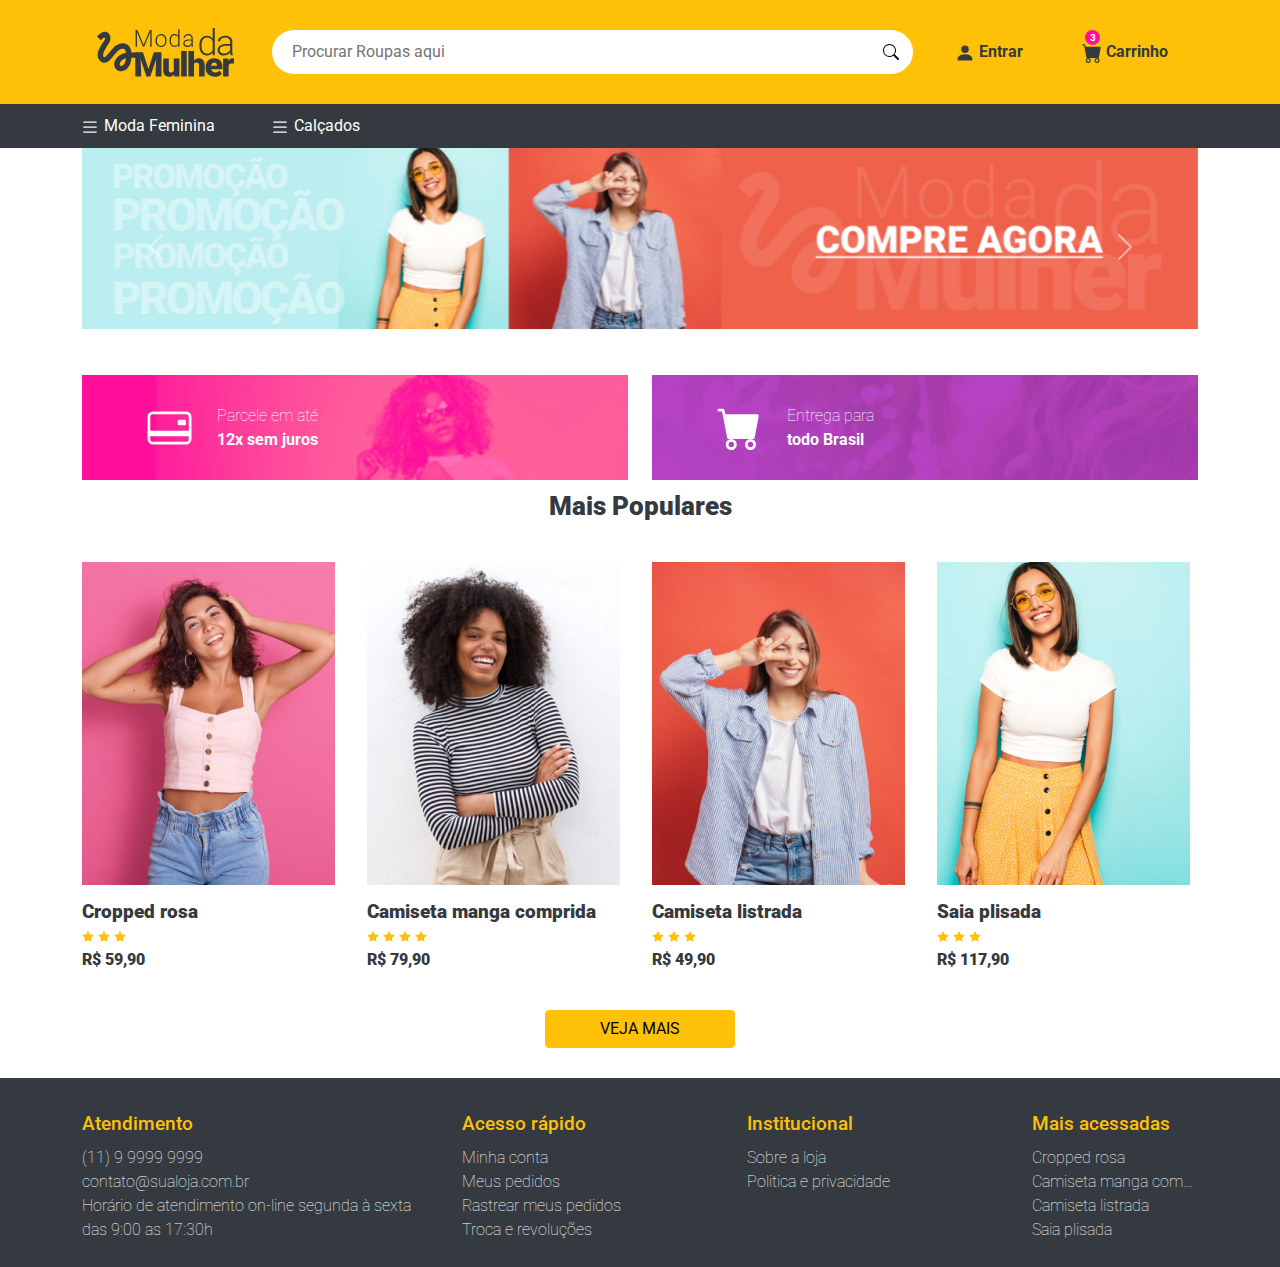
<file: index.html>
<!DOCTYPE html>
<html lang="pt-br">

<head>
  <meta charset="UTF-8">
  <meta http-equiv="X-UA-Compatible" content="IE=edge">
  <meta name="viewport" content="width=device-width, initial-scale=1.0">
  <title>Loja Virtual</title>
  <!--style-->
  <link rel="stylesheet" href="./assets/css/style.css" />
  <!--favico-->
  <link rel="apple-touch-icon" sizes="57x57" href="./assets/images/favico/apple-icon-57x57.png">
  <link rel="apple-touch-icon" sizes="60x60" href="./assets/images/favico/apple-icon-60x60.png">
  <link rel="apple-touch-icon" sizes="72x72" href="./assets/images/favico/apple-icon-72x72.png">
  <link rel="apple-touch-icon" sizes="76x76" href="./assets/images/favico/apple-icon-76x76.png">
  <link rel="apple-touch-icon" sizes="114x114" href="./assets/images/favico/apple-icon-114x114.png">
  <link rel="apple-touch-icon" sizes="120x120" href="./assets/images/favico/apple-icon-120x120.png">
  <link rel="apple-touch-icon" sizes="144x144" href="./assets/images/favico/apple-icon-144x144.png">
  <link rel="apple-touch-icon" sizes="152x152" href="./assets/images/favico/apple-icon-152x152.png">
  <link rel="apple-touch-icon" sizes="180x180" href="./assets/images/favico/apple-icon-180x180.png">
  <link rel="icon" type="image/png" sizes="192x192" href="./assets/images/favico/android-icon-192x192.png">
  <link rel="icon" type="image/png" sizes="32x32" href="./assets/images/favico/favicon-32x32.png">
  <link rel="icon" type="image/png" sizes="96x96" href="./assets/images/favico/favicon-96x96.png">
  <link rel="icon" type="image/png" sizes="16x16" href="./assets/images/favico/favicon-16x16.png">
  <link rel="manifest" href="./assets/images/favico/manifest.json">
  <meta name="msapplication-TileColor" content="#ffc107">
  <meta name="msapplication-TileImage" content="./assets/images/favico/ms-icon-144x144.png">
  <meta name="theme-color" content="#ffc107">
</head>

<body>
  <!-- header -->
  <header class="container-fluid">

    <!--container-->
    <section class="container">

      <!--article-->
      <article class="row d-flex align-items-center">

        <!--logo-->
        <a href="./" class="col-md-2 d-flex justify-content-center">
          <img src="./assets/images/logo.svg" alt="logo da loja - moda da mulher" class="img-fluid" />
        </a>
        <!--end logo-->

        <!--form search-->
        <form class="col-md-7 d-flex align-items-center">
          <input type="text" name="search" placeholder="Procurar Roupas aqui" />
          <button class="d-flex align-items-center">
            <svg xmlns="http://www.w3.org/2000/svg" width="16" height="16" fill="currentColor" class="bi bi-search"
              viewBox="0 0 16 16">
              <path
                d="M11.742 10.344a6.5 6.5 0 1 0-1.397 1.398h-.001c.03.04.062.078.098.115l3.85 3.85a1 1 0 0 0 1.415-1.414l-3.85-3.85a1.007 1.007 0 0 0-.115-.1zM12 6.5a5.5 5.5 0 1 1-11 0 5.5 5.5 0 0 1 11 0z" />
            </svg>
          </button>
        </form>
        <!--end form search-->

        <!--nav-->
        <ul class="nav col-md-3 d-flex justify-content-around">

          <li class="nav-item">
            <a href="#">
              <svg xmlns="http://www.w3.org/2000/svg" width="16" height="16" fill="currentColor"
                class="bi bi-person-fill" viewBox="0 0 16 16">
                <path d="M3 14s-1 0-1-1 1-4 6-4 6 3 6 4-1 1-1 1H3Zm5-6a3 3 0 1 0 0-6 3 3 0 0 0 0 6Z" />
              </svg>
              Entrar
            </a>
          </li>

          <li class="nav-item position-relative">
            <div class="notification d-inline-flex align-items-center justify-content-center">3</div>
            <a href="#">
              <svg xmlns="http://www.w3.org/2000/svg" width="16" height="16" fill="currentColor" class="bi bi-cart-fill"
                viewBox="0 0 16 16">
                <path
                  d="M0 1.5A.5.5 0 0 1 .5 1H2a.5.5 0 0 1 .485.379L2.89 3H14.5a.5.5 0 0 1 .491.592l-1.5 8A.5.5 0 0 1 13 12H4a.5.5 0 0 1-.491-.408L2.01 3.607 1.61 2H.5a.5.5 0 0 1-.5-.5zM5 12a2 2 0 1 0 0 4 2 2 0 0 0 0-4zm7 0a2 2 0 1 0 0 4 2 2 0 0 0 0-4zm-7 1a1 1 0 1 1 0 2 1 1 0 0 1 0-2zm7 0a1 1 0 1 1 0 2 1 1 0 0 1 0-2z" />
              </svg>
              Carrinho
            </a>
          </li>

        </ul>
        <!--end nav-->

      </article>
      <!--end article-->

    </section>
    <!--end container-->

  </header>
  <!-- end header -->

  <!--nav menu buttons -->
  <nav class="nav-product container-fluid">
    <!--navbar-->
    <section class="container">

      <!--ul buttons width text-->
      <ul class="row nav">

        <!--list items -->
        <li class="col-xl-2 col-md-3 col-sm-12 nav-item">
          <svg xmlns=" http://www.w3.org/2000/svg" width="16" height="16" fill="currentColor" class="bi bi-list"
            viewBox="0 0 16 16">
            <path fill-rule="evenodd"
              d="M2.5 12a.5.5 0 0 1 .5-.5h10a.5.5 0 0 1 0 1H3a.5.5 0 0 1-.5-.5zm0-4a.5.5 0 0 1 .5-.5h10a.5.5 0 0 1 0 1H3a.5.5 0 0 1-.5-.5zm0-4a.5.5 0 0 1 .5-.5h10a.5.5 0 0 1 0 1H3a.5.5 0 0 1-.5-.5z" />
          </svg>
          Moda Feminina

          <!--menu-->
          <ul class="nav flex-column">
            <li class="nav-item">
              <a href="#">
                Lançamentos
              </a>
            </li>
            <li class="nav-item">
              <a href="#">
                Plus Size
              </a>
            </li>
            <li class="nav-item">
              <a href="#">
                Moda Praia
              </a>
            </li>
            <li class="nav-items">
              <a href="#">
                Acessórios
              </a>
            </li>
            <li class="nav-item">
              <a href="#">
                Promoção
              </a>
            </li>
          </ul>
          <!--end menu-->

        </li>

        <li class="col-md-2 col-sm-12 nav-item">
          <svg xmlns="http://www.w3.org/2000/svg" width="16" height="16" fill="currentColor" class="bi bi-list"
            viewBox="0 0 16 16">
            <path fill-rule="evenodd"
              d="M2.5 12a.5.5 0 0 1 .5-.5h10a.5.5 0 0 1 0 1H3a.5.5 0 0 1-.5-.5zm0-4a.5.5 0 0 1 .5-.5h10a.5.5 0 0 1 0 1H3a.5.5 0 0 1-.5-.5zm0-4a.5.5 0 0 1 .5-.5h10a.5.5 0 0 1 0 1H3a.5.5 0 0 1-.5-.5z" />
          </svg>
          Calçados
        </li>
        <!--end list items -->

      </ul>
      <!--ul buttons width text-->

    </section>
    <!--end navbar-->

  </nav>
  <!--end nav menu buttons -->

  <!--content main of page-->
  <main>

    <!--banner-->
    <section class="Banner-rotate">
      <section id="carouselExampleControls" class="carousel slide container" data-bs-ride="carousel">

        <!--article with images -->
        <article class="carousel-inner">
          <figure class="carousel-item active">
            <img src="./assets/images/banner-1.jpg" class="d-block w-100" alt="banner-1">
          </figure>
          <figure class="carousel-item">
            <img src="./assets/images/banner-2.jpg" class="d-block w-100" alt="banner-2">
          </figure>
        </article>
        <!--end article with images -->

        <!--buttons next and back-->
        <button class="carousel-control-prev" type="button" data-bs-target="#carouselExampleControls"
          data-bs-slide="prev">
          <span class="carousel-control-prev-icon" aria-hidden="true"></span>
          <span class="visually-hidden">Previous</span>
        </button>
        <button class="carousel-control-next" type="button" data-bs-target="#carouselExampleControls"
          data-bs-slide="next">
          <span class="carousel-control-next-icon" aria-hidden="true"></span>
          <span class="visually-hidden">Next</span>
        </button>
        <!--end buttons next and back-->

      </section>
    </section>
    <!--end banner-->

    <!--section content of page-->
    <section class="container banner-fixed">

      <section class="row">

        <!--article portion-->
        <article class="col-md-6">
          <div class="banner-fixed-12x d-flex align-items-center">
            <svg xmlns="http://www.w3.org/2000/svg" width="16" height="16" fill="currentColor"
              class="bi bi-credit-card-2-back" viewBox="0 0 16 16">
              <path d="M11 5.5a.5.5 0 0 1 .5-.5h2a.5.5 0 0 1 .5.5v1a.5.5 0 0 1-.5.5h-2a.5.5 0 0 1-.5-.5v-1z" />
              <path
                d="M2 2a2 2 0 0 0-2 2v8a2 2 0 0 0 2 2h12a2 2 0 0 0 2-2V4a2 2 0 0 0-2-2H2zm13 2v5H1V4a1 1 0 0 1 1-1h12a1 1 0 0 1 1 1zm-1 9H2a1 1 0 0 1-1-1v-1h14v1a1 1 0 0 1-1 1z" />
            </svg>
            <p>Parcele em até<br />
              <strong>12x sem juros</strong>
            </p>
          </div>
        </article>

        <!--article delivery-->
        <article class="col-md-6">
          <div class="banner-fixed-all-br d-flex align-items-center">
            <svg xmlns="http://www.w3.org/2000/svg" width="16" height="16" fill="currentColor" class="bi bi-cart-fill"
              viewBox="0 0 16 16">
              <path
                d="M0 1.5A.5.5 0 0 1 .5 1H2a.5.5 0 0 1 .485.379L2.89 3H14.5a.5.5 0 0 1 .491.592l-1.5 8A.5.5 0 0 1 13 12H4a.5.5 0 0 1-.491-.408L2.01 3.607 1.61 2H.5a.5.5 0 0 1-.5-.5zM5 12a2 2 0 1 0 0 4 2 2 0 0 0 0-4zm7 0a2 2 0 1 0 0 4 2 2 0 0 0 0-4zm-7 1a1 1 0 1 1 0 2 1 1 0 0 1 0-2zm7 0a1 1 0 1 1 0 2 1 1 0 0 1 0-2z" />
            </svg>
            <p>Entrega para<br />
              <strong>todo Brasil</strong>
            </p>
          </div>
        </article>
      </section>
    </section>
    <!--end section content of page-->

    <!--section produts-->
    <section class="favorite-products container">

      <!--title-->
      <h1 class="text-center">Mais Populares</h1>

      <!--sections with the products-->
      <section class="row">

        <!--product cropped rosa-->
        <a href="#" class="col-sm-6 col-md-3 product">

          <figure>
            <img src="./assets/images/produto-cropped-rosa.jpg" alt="cropped-rosa" class="img-fluid" />
          </figure>

          <aside class="d-flex flex-column">
            <h2>Cropped rosa</h2>

            <div class="stars">

              <svg xmlns="http://www.w3.org/2000/svg" width="16" height="16" fill="currentColor" class="bi bi-star-fill"
                viewBox="0 0 16 16">
                <path
                  d="M3.612 15.443c-.386.198-.824-.149-.746-.592l.83-4.73L.173 6.765c-.329-.314-.158-.888.283-.95l4.898-.696L7.538.792c.197-.39.73-.39.927 0l2.184 4.327 4.898.696c.441.062.612.636.282.95l-3.522 3.356.83 4.73c.078.443-.36.79-.746.592L8 13.187l-4.389 2.256z" />
              </svg>

              <svg xmlns="http://www.w3.org/2000/svg" width="16" height="16" fill="currentColor" class="bi bi-star-fill"
                viewBox="0 0 16 16">
                <path
                  d="M3.612 15.443c-.386.198-.824-.149-.746-.592l.83-4.73L.173 6.765c-.329-.314-.158-.888.283-.95l4.898-.696L7.538.792c.197-.39.73-.39.927 0l2.184 4.327 4.898.696c.441.062.612.636.282.95l-3.522 3.356.83 4.73c.078.443-.36.79-.746.592L8 13.187l-4.389 2.256z" />
              </svg>

              <svg xmlns="http://www.w3.org/2000/svg" width="16" height="16" fill="currentColor" class="bi bi-star-fill"
                viewBox="0 0 16 16">
                <path
                  d="M3.612 15.443c-.386.198-.824-.149-.746-.592l.83-4.73L.173 6.765c-.329-.314-.158-.888.283-.95l4.898-.696L7.538.792c.197-.39.73-.39.927 0l2.184 4.327 4.898.696c.441.062.612.636.282.95l-3.522 3.356.83 4.73c.078.443-.36.79-.746.592L8 13.187l-4.389 2.256z" />
              </svg>

            </div>

            <strong>R$ 59,90</strong>
          </aside>

        </a>

        <!--product camiseta manga comprida-->
        <a href="./products-details.html" class="col-sm-6 col-md-3 product">

          <figure>
            <img src="./assets/images/produto-camiseta-manga-comprida.jpg" alt="camiseta manga comprida"
              class="img-fluid" />
          </figure>

          <aside class="d-flex flex-column">
            <h2>Camiseta manga comprida</h2>

            <div class=" stars">

              <svg xmlns="http://www.w3.org/2000/svg" width="16" height="16" fill="currentColor" class="bi bi-star-fill"
                viewBox="0 0 16 16">
                <path
                  d="M3.612 15.443c-.386.198-.824-.149-.746-.592l.83-4.73L.173 6.765c-.329-.314-.158-.888.283-.95l4.898-.696L7.538.792c.197-.39.73-.39.927 0l2.184 4.327 4.898.696c.441.062.612.636.282.95l-3.522 3.356.83 4.73c.078.443-.36.79-.746.592L8 13.187l-4.389 2.256z" />
              </svg>

              <svg xmlns="http://www.w3.org/2000/svg" width="16" height="16" fill="currentColor" class="bi bi-star-fill"
                viewBox="0 0 16 16">
                <path
                  d="M3.612 15.443c-.386.198-.824-.149-.746-.592l.83-4.73L.173 6.765c-.329-.314-.158-.888.283-.95l4.898-.696L7.538.792c.197-.39.73-.39.927 0l2.184 4.327 4.898.696c.441.062.612.636.282.95l-3.522 3.356.83 4.73c.078.443-.36.79-.746.592L8 13.187l-4.389 2.256z" />
              </svg>

              <svg xmlns="http://www.w3.org/2000/svg" width="16" height="16" fill="currentColor" class="bi bi-star-fill"
                viewBox="0 0 16 16">
                <path
                  d="M3.612 15.443c-.386.198-.824-.149-.746-.592l.83-4.73L.173 6.765c-.329-.314-.158-.888.283-.95l4.898-.696L7.538.792c.197-.39.73-.39.927 0l2.184 4.327 4.898.696c.441.062.612.636.282.95l-3.522 3.356.83 4.73c.078.443-.36.79-.746.592L8 13.187l-4.389 2.256z" />
              </svg>

              <svg xmlns="http://www.w3.org/2000/svg" width="16" height="16" fill="currentColor" class="bi bi-star-fill"
                viewBox="0 0 16 16">
                <path
                  d="M3.612 15.443c-.386.198-.824-.149-.746-.592l.83-4.73L.173 6.765c-.329-.314-.158-.888.283-.95l4.898-.696L7.538.792c.197-.39.73-.39.927 0l2.184 4.327 4.898.696c.441.062.612.636.282.95l-3.522 3.356.83 4.73c.078.443-.36.79-.746.592L8 13.187l-4.389 2.256z" />
              </svg>

            </div>

            <strong>R$ 79,90</strong>
          </aside>

        </a>

        <!--product camiseta listrada-->
        <a href="#" class="col-sm-6 col-md-3 product">

          <figure>
            <img src="./assets/images/produto-camiseta listrada.jpg" alt="camiseta listrada" class="img-fluid" />
          </figure>

          <aside class="d-flex flex-column">
            <h2>Camiseta listrada</h2>

            <div class=" stars">

              <svg xmlns="http://www.w3.org/2000/svg" width="16" height="16" fill="currentColor" class="bi bi-star-fill"
                viewBox="0 0 16 16">
                <path
                  d="M3.612 15.443c-.386.198-.824-.149-.746-.592l.83-4.73L.173 6.765c-.329-.314-.158-.888.283-.95l4.898-.696L7.538.792c.197-.39.73-.39.927 0l2.184 4.327 4.898.696c.441.062.612.636.282.95l-3.522 3.356.83 4.73c.078.443-.36.79-.746.592L8 13.187l-4.389 2.256z" />
              </svg>

              <svg xmlns="http://www.w3.org/2000/svg" width="16" height="16" fill="currentColor" class="bi bi-star-fill"
                viewBox="0 0 16 16">
                <path
                  d="M3.612 15.443c-.386.198-.824-.149-.746-.592l.83-4.73L.173 6.765c-.329-.314-.158-.888.283-.95l4.898-.696L7.538.792c.197-.39.73-.39.927 0l2.184 4.327 4.898.696c.441.062.612.636.282.95l-3.522 3.356.83 4.73c.078.443-.36.79-.746.592L8 13.187l-4.389 2.256z" />
              </svg>

              <svg xmlns="http://www.w3.org/2000/svg" width="16" height="16" fill="currentColor" class="bi bi-star-fill"
                viewBox="0 0 16 16">
                <path
                  d="M3.612 15.443c-.386.198-.824-.149-.746-.592l.83-4.73L.173 6.765c-.329-.314-.158-.888.283-.95l4.898-.696L7.538.792c.197-.39.73-.39.927 0l2.184 4.327 4.898.696c.441.062.612.636.282.95l-3.522 3.356.83 4.73c.078.443-.36.79-.746.592L8 13.187l-4.389 2.256z" />
              </svg>

            </div>

            <strong>R$ 49,90</strong>
          </aside>

        </a>

        <!--product saia plisada-->
        <a href="#" class="col-sm-6 col-md-3 product">

          <figure>
            <img src="./assets/images/produto-saia-plisada.jpg" alt="saia plisada" class="img-fluid" />
          </figure>

          <aside class="d-flex flex-column">
            <h2>Saia plisada</h2>

            <div class=" stars">

              <svg xmlns="http://www.w3.org/2000/svg" width="16" height="16" fill="currentColor" class="bi bi-star-fill"
                viewBox="0 0 16 16">
                <path
                  d="M3.612 15.443c-.386.198-.824-.149-.746-.592l.83-4.73L.173 6.765c-.329-.314-.158-.888.283-.95l4.898-.696L7.538.792c.197-.39.73-.39.927 0l2.184 4.327 4.898.696c.441.062.612.636.282.95l-3.522 3.356.83 4.73c.078.443-.36.79-.746.592L8 13.187l-4.389 2.256z" />
              </svg>

              <svg xmlns="http://www.w3.org/2000/svg" width="16" height="16" fill="currentColor" class="bi bi-star-fill"
                viewBox="0 0 16 16">
                <path
                  d="M3.612 15.443c-.386.198-.824-.149-.746-.592l.83-4.73L.173 6.765c-.329-.314-.158-.888.283-.95l4.898-.696L7.538.792c.197-.39.73-.39.927 0l2.184 4.327 4.898.696c.441.062.612.636.282.95l-3.522 3.356.83 4.73c.078.443-.36.79-.746.592L8 13.187l-4.389 2.256z" />
              </svg>

              <svg xmlns="http://www.w3.org/2000/svg" width="16" height="16" fill="currentColor" class="bi bi-star-fill"
                viewBox="0 0 16 16">
                <path
                  d="M3.612 15.443c-.386.198-.824-.149-.746-.592l.83-4.73L.173 6.765c-.329-.314-.158-.888.283-.95l4.898-.696L7.538.792c.197-.39.73-.39.927 0l2.184 4.327 4.898.696c.441.062.612.636.282.95l-3.522 3.356.83 4.73c.078.443-.36.79-.746.592L8 13.187l-4.389 2.256z" />
              </svg>

            </div>

            <strong>R$ 117,90</strong>
          </aside>

        </a>

      </section>

      <!--button-->
      <div class="row justify-content-center">
        <a href="./products.html" class=" btn btn-warning col-md-2 mt-2">VEJA MAIS</a>
      </div>
    </section>
    <!--end section produts-->
  </main>
  <!--content main of page-->

  <!--footer-->
  <footer class="container-fluid">

    <!--section container -->
    <section class="container">

      <!--article with links-->
      <section class="row">

        <!--section 'atendimento'-->
        <article class="col-md-4">
          <h4>Atendimento</h4>
          <ul class="nav flex-column">
            <li class="nav-item">
              <a href="tel:+5511999999999">
                (11) 9 9999 9999
              </a>
            </li>
            <li class="nav-item">
              <a href="mailto:contato@sualoja.com.br">
                contato@sualoja.com.br
              </a>
            </li>
            <li class="nav-item">
              Horário de atendimento on-line segunda à sexta das 9:00 as 17:30h
            </li>
          </ul>
        </article>

        <!--section 'acesso rápido'-->
        <article class="col-md-3">
          <h4>Acesso rápido</h4>
          <ul class="nav flex-column">
            <li class="nav-item">
              <a href="#">
                Minha conta
              </a>
            </li>
            <li class="nav-item">
              <a href="#">
                Meus pedidos
              </a>
            </li>
            <li class="nav-item">
              <a href="#">
                Rastrear meus pedidos
              </a>
            </li>
            <li class="nav-item">
              <a href="#">
                Troca e revoluções
              </a>
            </li>
          </ul>
        </article>

        <!--section 'institucional'-->
        <article class="col-md-3">
          <h4>Institucional</h4>
          <ul class="nav flex-column">
            <li class="nav-item">
              <a href="#">
                Sobre a loja
              </a>
            </li>
            <li class="nav-item">
              <a href="#">
                Politica e privacidade
              </a>
            </li>
          </ul>
        </article>

        <!--section 'Mais acessadas'-->
        <article class="col-md-2">
          <h4>Mais acessadas</h4>
          <ul class="nav flex-column">
            <li class="nav-item">
              <a href="#">
                Cropped rosa
              </a>
            </li>
            <li class="nav-item ellipsis">
              <a href="#">
                Camiseta manga comprida
              </a>
            </li>
            <li class="nav-item">
              <a href="#">
                Camiseta listrada
              </a>
            </li>
            <li class="nav-item">
              <a href="#">
                Saia plisada
              </a>
            </li>
          </ul>
        </article>

      </section>
      <!--end article with links -->

    </section>
    <!--end section container -->

  </footer>
  <!--end footer-->

  <!--scripts-->
  <script src="./assets/js/bootstrap.bundle.min.js"></script>
  <script src="./assets/js/popper.min.js"></script>
  <script src="./assets/js/bootstrap.min.js"></script>

</body>

</html>
</file>
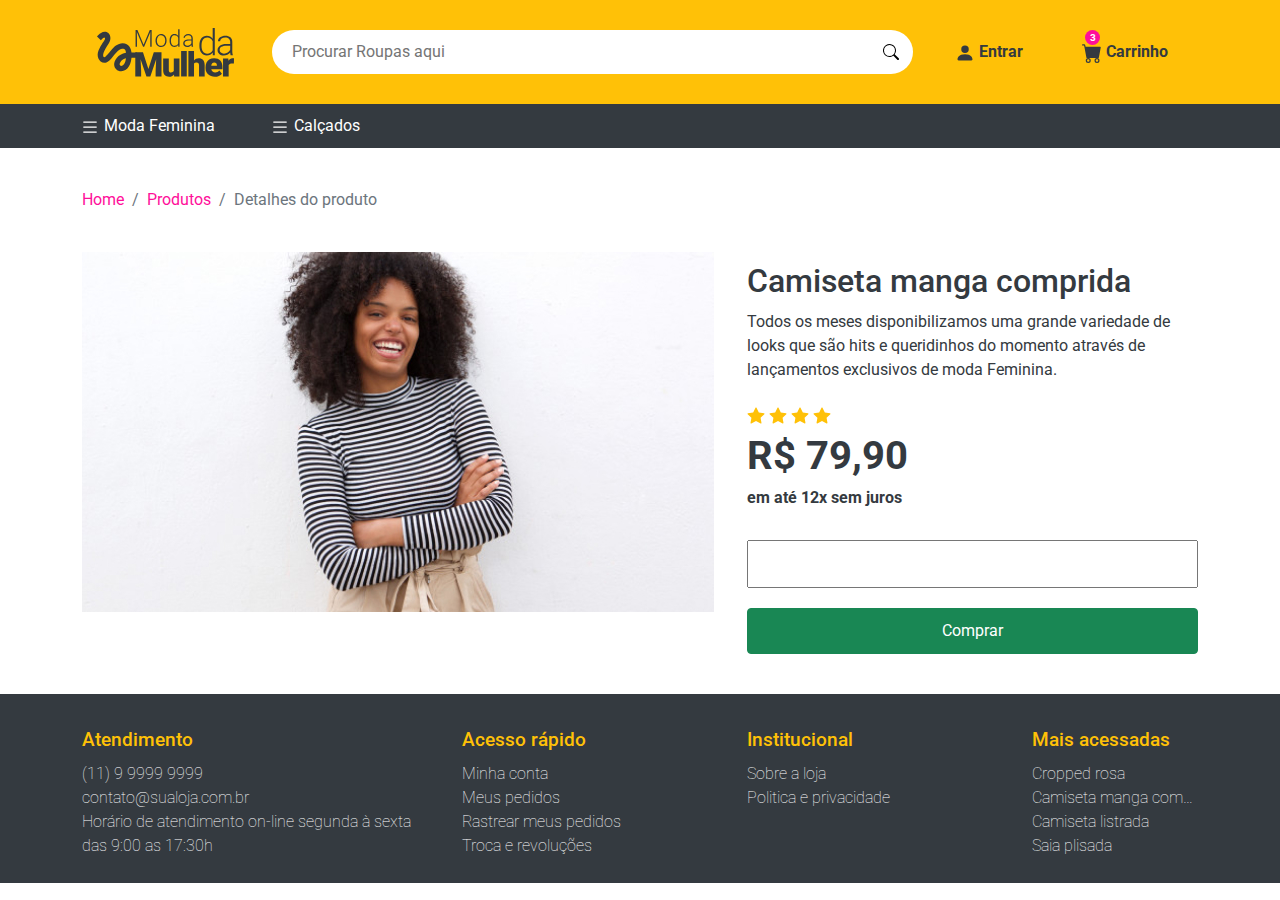
<file: products-details.html>
<!DOCTYPE html>
<html lang="pt-br">

<head>
  <meta charset="UTF-8">
  <meta http-equiv="X-UA-Compatible" content="IE=edge">
  <meta name="viewport" content="width=device-width, initial-scale=1.0">
  <title>Loja Virtual - Detalhes do produto</title>
  <!--style-->
  <link rel="stylesheet" href="./assets/css/style.css" />
  <!--favico-->
  <link rel="apple-touch-icon" sizes="57x57" href="./assets/images/favico/apple-icon-57x57.png">
  <link rel="apple-touch-icon" sizes="60x60" href="./assets/images/favico/apple-icon-60x60.png">
  <link rel="apple-touch-icon" sizes="72x72" href="./assets/images/favico/apple-icon-72x72.png">
  <link rel="apple-touch-icon" sizes="76x76" href="./assets/images/favico/apple-icon-76x76.png">
  <link rel="apple-touch-icon" sizes="114x114" href="./assets/images/favico/apple-icon-114x114.png">
  <link rel="apple-touch-icon" sizes="120x120" href="./assets/images/favico/apple-icon-120x120.png">
  <link rel="apple-touch-icon" sizes="144x144" href="./assets/images/favico/apple-icon-144x144.png">
  <link rel="apple-touch-icon" sizes="152x152" href="./assets/images/favico/apple-icon-152x152.png">
  <link rel="apple-touch-icon" sizes="180x180" href="./assets/images/favico/apple-icon-180x180.png">
  <link rel="icon" type="image/png" sizes="192x192" href="./assets/images/favico/android-icon-192x192.png">
  <link rel="icon" type="image/png" sizes="32x32" href="./assets/images/favico/favicon-32x32.png">
  <link rel="icon" type="image/png" sizes="96x96" href="./assets/images/favico/favicon-96x96.png">
  <link rel="icon" type="image/png" sizes="16x16" href="./assets/images/favico/favicon-16x16.png">
  <link rel="manifest" href="./assets/images/favico/manifest.json">
  <meta name="msapplication-TileColor" content="#ffc107">
  <meta name="msapplication-TileImage" content="./assets/images/favico/ms-icon-144x144.png">
  <meta name="theme-color" content="#ffc107">
</head>

<body>
  <!-- header -->
  <header class="container-fluid">

    <!--container-->
    <section class="container">

      <!--article-->
      <article class="row d-flex align-items-center">

        <!--logo-->
        <a href="./" class="col-md-2 d-flex justify-content-center">
          <img src="./assets/images/logo.svg" alt="logo da loja - moda da mulher" class="img-fluid" />
        </a>
        <!--end logo-->

        <!--form search-->
        <form class="col-md-7 d-flex align-items-center">
          <input type="text" name="search" placeholder="Procurar Roupas aqui" />
          <button class="d-flex align-items-center">
            <svg xmlns="http://www.w3.org/2000/svg" width="16" height="16" fill="currentColor" class="bi bi-search"
              viewBox="0 0 16 16">
              <path
                d="M11.742 10.344a6.5 6.5 0 1 0-1.397 1.398h-.001c.03.04.062.078.098.115l3.85 3.85a1 1 0 0 0 1.415-1.414l-3.85-3.85a1.007 1.007 0 0 0-.115-.1zM12 6.5a5.5 5.5 0 1 1-11 0 5.5 5.5 0 0 1 11 0z" />
            </svg>
          </button>
        </form>
        <!--end form search-->

        <!--nav-->
        <ul class="nav col-md-3 d-flex justify-content-around">

          <li class="nav-item">
            <a href="#">
              <svg xmlns="http://www.w3.org/2000/svg" width="16" height="16" fill="currentColor"
                class="bi bi-person-fill" viewBox="0 0 16 16">
                <path d="M3 14s-1 0-1-1 1-4 6-4 6 3 6 4-1 1-1 1H3Zm5-6a3 3 0 1 0 0-6 3 3 0 0 0 0 6Z" />
              </svg>
              Entrar
            </a>
          </li>

          <li class="nav-item position-relative">
            <div class="notification d-inline-flex align-items-center justify-content-center">3</div>
            <a href="#">
              <svg xmlns="http://www.w3.org/2000/svg" width="16" height="16" fill="currentColor" class="bi bi-cart-fill"
                viewBox="0 0 16 16">
                <path
                  d="M0 1.5A.5.5 0 0 1 .5 1H2a.5.5 0 0 1 .485.379L2.89 3H14.5a.5.5 0 0 1 .491.592l-1.5 8A.5.5 0 0 1 13 12H4a.5.5 0 0 1-.491-.408L2.01 3.607 1.61 2H.5a.5.5 0 0 1-.5-.5zM5 12a2 2 0 1 0 0 4 2 2 0 0 0 0-4zm7 0a2 2 0 1 0 0 4 2 2 0 0 0 0-4zm-7 1a1 1 0 1 1 0 2 1 1 0 0 1 0-2zm7 0a1 1 0 1 1 0 2 1 1 0 0 1 0-2z" />
              </svg>
              Carrinho
            </a>
          </li>

        </ul>
        <!--end nav-->

      </article>
      <!--end article-->

    </section>
    <!--end container-->

  </header>
  <!-- end header -->

  <!--nav menu buttons -->
  <nav class="nav-product container-fluid">
    <!--navbar-->
    <section class="container">

      <!--ul buttons width text-->
      <ul class="row nav">

        <!--list items -->
        <li class="col-xl-2 col-md-3 col-sm-12 nav-item">
          <svg xmlns=" http://www.w3.org/2000/svg" width="16" height="16" fill="currentColor" class="bi bi-list"
            viewBox="0 0 16 16">
            <path fill-rule="evenodd"
              d="M2.5 12a.5.5 0 0 1 .5-.5h10a.5.5 0 0 1 0 1H3a.5.5 0 0 1-.5-.5zm0-4a.5.5 0 0 1 .5-.5h10a.5.5 0 0 1 0 1H3a.5.5 0 0 1-.5-.5zm0-4a.5.5 0 0 1 .5-.5h10a.5.5 0 0 1 0 1H3a.5.5 0 0 1-.5-.5z" />
          </svg>
          Moda Feminina

          <!--menu-->
          <ul class="nav flex-column">
            <li class="nav-item">
              <a href="#">
                Lançamentos
              </a>
            </li>
            <li class="nav-item">
              <a href="#">
                Plus Size
              </a>
            </li>
            <li class="nav-item">
              <a href="#">
                Moda Praia
              </a>
            </li>
            <li class="nav-items">
              <a href="#">
                Acessórios
              </a>
            </li>
            <li class="nav-item">
              <a href="#">
                Promoção
              </a>
            </li>
          </ul>
          <!--end menu-->

        </li>

        <li class="col-md-2 col-sm-12 nav-item">
          <svg xmlns="http://www.w3.org/2000/svg" width="16" height="16" fill="currentColor" class="bi bi-list"
            viewBox="0 0 16 16">
            <path fill-rule="evenodd"
              d="M2.5 12a.5.5 0 0 1 .5-.5h10a.5.5 0 0 1 0 1H3a.5.5 0 0 1-.5-.5zm0-4a.5.5 0 0 1 .5-.5h10a.5.5 0 0 1 0 1H3a.5.5 0 0 1-.5-.5zm0-4a.5.5 0 0 1 .5-.5h10a.5.5 0 0 1 0 1H3a.5.5 0 0 1-.5-.5z" />
          </svg>
          Calçados
        </li>
        <!--end list items -->

      </ul>
      <!--ul buttons width text-->

    </section>
    <!--end navbar-->

  </nav>
  <!--end nav menu buttons -->

  <!--content main of page-->
  <main>
    <!--section produts-->
    <section class="container">

      <!--breadcrumb-->
      <nav aria-label="breadcrumb">
        <ol class="breadcrumb">
          <li class="breadcrumb-item"><a href="./index.html">Home</a></li>
          <li class="breadcrumb-item" aria-current="page"><a href="./products.html">Produtos</a></li>
          <li class="breadcrumb-item active" aria-current="page">Detalhes do produto</li>
        </ol>
      </nav>
      <!--end breadcrumb-->

      <section class="product-details">
        <article class="row">

          <figure class="col-md-7">
            <img src="./assets/images/camiseta-manga-comprida.jpg" alt="produto camiseta manga comprida"
              class="img-fluid" />
          </figure>

          <section class="col-md-5 product-description">
            <article class="content">
              <h1>Camiseta manga comprida</h1>
              <p>
                Todos os meses disponibilizamos uma grande variedade de looks que são hits e queridinhos do momento
                através de lançamentos exclusivos de moda Feminina.
              </p>
            </article>
            <div class="price">
              <div class="stars">
                <svg xmlns="http://www.w3.org/2000/svg" width="16" height="16" fill="currentColor"
                  class="bi bi-star-fill" viewBox="0 0 16 16">
                  <path
                    d="M3.612 15.443c-.386.198-.824-.149-.746-.592l.83-4.73L.173 6.765c-.329-.314-.158-.888.283-.95l4.898-.696L7.538.792c.197-.39.73-.39.927 0l2.184 4.327 4.898.696c.441.062.612.636.282.95l-3.522 3.356.83 4.73c.078.443-.36.79-.746.592L8 13.187l-4.389 2.256z" />
                </svg>
                <svg xmlns="http://www.w3.org/2000/svg" width="16" height="16" fill="currentColor"
                  class="bi bi-star-fill" viewBox="0 0 16 16">
                  <path
                    d="M3.612 15.443c-.386.198-.824-.149-.746-.592l.83-4.73L.173 6.765c-.329-.314-.158-.888.283-.95l4.898-.696L7.538.792c.197-.39.73-.39.927 0l2.184 4.327 4.898.696c.441.062.612.636.282.95l-3.522 3.356.83 4.73c.078.443-.36.79-.746.592L8 13.187l-4.389 2.256z" />
                </svg>
                <svg xmlns="http://www.w3.org/2000/svg" width="16" height="16" fill="currentColor"
                  class="bi bi-star-fill" viewBox="0 0 16 16">
                  <path
                    d="M3.612 15.443c-.386.198-.824-.149-.746-.592l.83-4.73L.173 6.765c-.329-.314-.158-.888.283-.95l4.898-.696L7.538.792c.197-.39.73-.39.927 0l2.184 4.327 4.898.696c.441.062.612.636.282.95l-3.522 3.356.83 4.73c.078.443-.36.79-.746.592L8 13.187l-4.389 2.256z" />
                </svg>
                <svg xmlns="http://www.w3.org/2000/svg" width="16" height="16" fill="currentColor"
                  class="bi bi-star-fill" viewBox="0 0 16 16">
                  <path
                    d="M3.612 15.443c-.386.198-.824-.149-.746-.592l.83-4.73L.173 6.765c-.329-.314-.158-.888.283-.95l4.898-.696L7.538.792c.197-.39.73-.39.927 0l2.184 4.327 4.898.696c.441.062.612.636.282.95l-3.522 3.356.83 4.73c.078.443-.36.79-.746.592L8 13.187l-4.389 2.256z" />
                </svg>
              </div>
              <article>
                <strong>R$ 79,90</strong>
                <span class="d-block">em até 12x sem juros</span>
              </article>
            </div>
            <form action="#">
              <input type="number" min="1" max="5" class="col-md-12" />
              <input type="submit" class="btn btn-success col-md-12" value="Comprar" />
            </form>
          </section>

        </article>
      </section>

    </section>
    <!--end section produts-->

  </main>
  <!--content main of page-->

  <!--footer-->
  <footer class="container-fluid">

    <!--section container -->
    <section class="container">

      <!--article with links-->
      <section class="row">

        <!--section 'atendimento'-->
        <article class="col-md-4">
          <h4>Atendimento</h4>
          <ul class="nav flex-column">
            <li class="nav-item">
              <a href="tel:+5511999999999">
                (11) 9 9999 9999
              </a>
            </li>
            <li class="nav-item">
              <a href="mailto:contato@sualoja.com.br">
                contato@sualoja.com.br
              </a>
            </li>
            <li class="nav-item">
              Horário de atendimento on-line segunda à sexta das 9:00 as 17:30h
            </li>
          </ul>
        </article>

        <!--section 'acesso rápido'-->
        <article class="col-md-3">
          <h4>Acesso rápido</h4>
          <ul class="nav flex-column">
            <li class="nav-item">
              <a href="#">
                Minha conta
              </a>
            </li>
            <li class="nav-item">
              <a href="#">
                Meus pedidos
              </a>
            </li>
            <li class="nav-item">
              <a href="#">
                Rastrear meus pedidos
              </a>
            </li>
            <li class="nav-item">
              <a href="#">
                Troca e revoluções
              </a>
            </li>
          </ul>
        </article>

        <!--section 'institucional'-->
        <article class="col-md-3">
          <h4>Institucional</h4>
          <ul class="nav flex-column">
            <li class="nav-item">
              <a href="#">
                Sobre a loja
              </a>
            </li>
            <li class="nav-item">
              <a href="#">
                Politica e privacidade
              </a>
            </li>
          </ul>
        </article>

        <!--section 'Mais acessadas'-->
        <article class="col-md-2">
          <h4>Mais acessadas</h4>
          <ul class="nav flex-column">
            <li class="nav-item">
              <a href="#">
                Cropped rosa
              </a>
            </li>
            <li class="nav-item ellipsis">
              <a href="#">
                Camiseta manga comprida
              </a>
            </li>
            <li class="nav-item">
              <a href="#">
                Camiseta listrada
              </a>
            </li>
            <li class="nav-item">
              <a href="#">
                Saia plisada
              </a>
            </li>
          </ul>
        </article>

      </section>
      <!--end article with links -->

    </section>
    <!--end section container -->

  </footer>
  <!--end footer-->

  <!--scripts-->
  <script src="./assets/js/bootstrap.bundle.min.js"></script>
  <script src="./assets/js/popper.min.js"></script>
  <script src="./assets/js/bootstrap.min.js"></script>

</body>

</html>
</file>
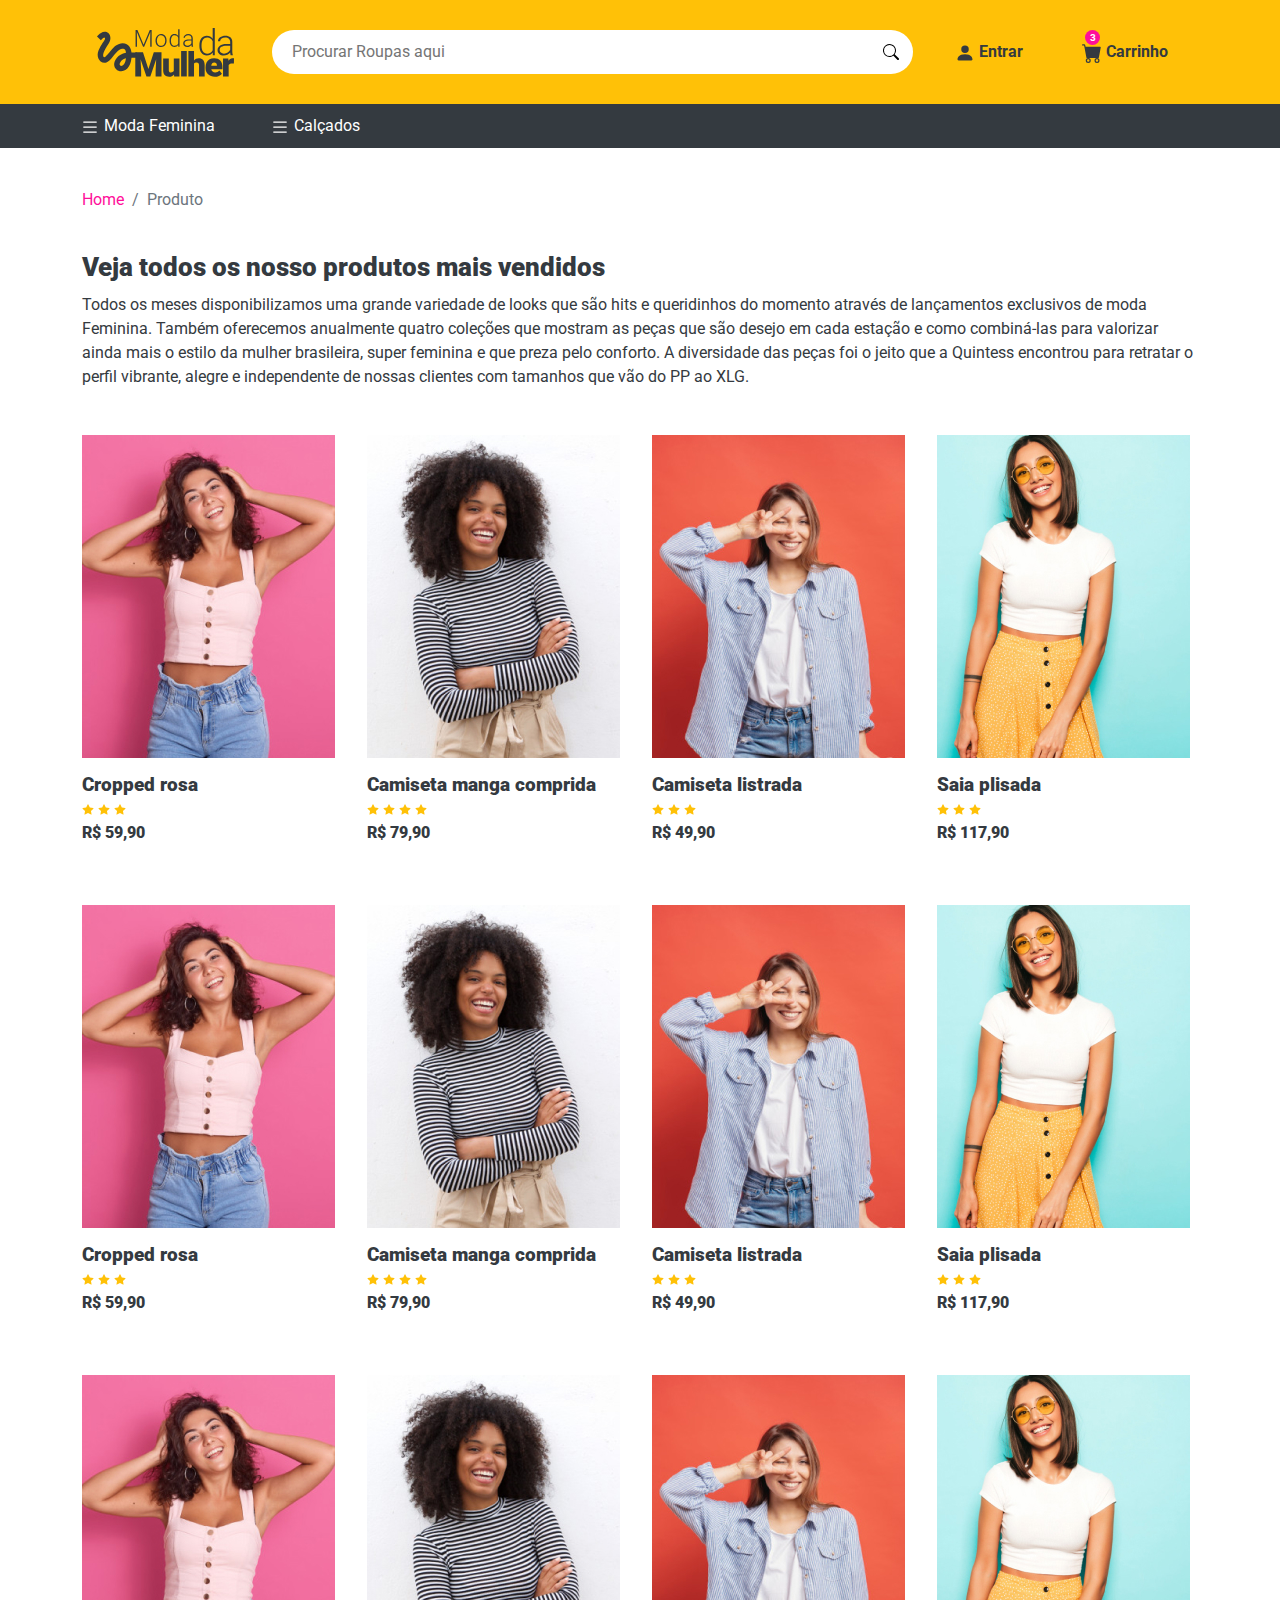
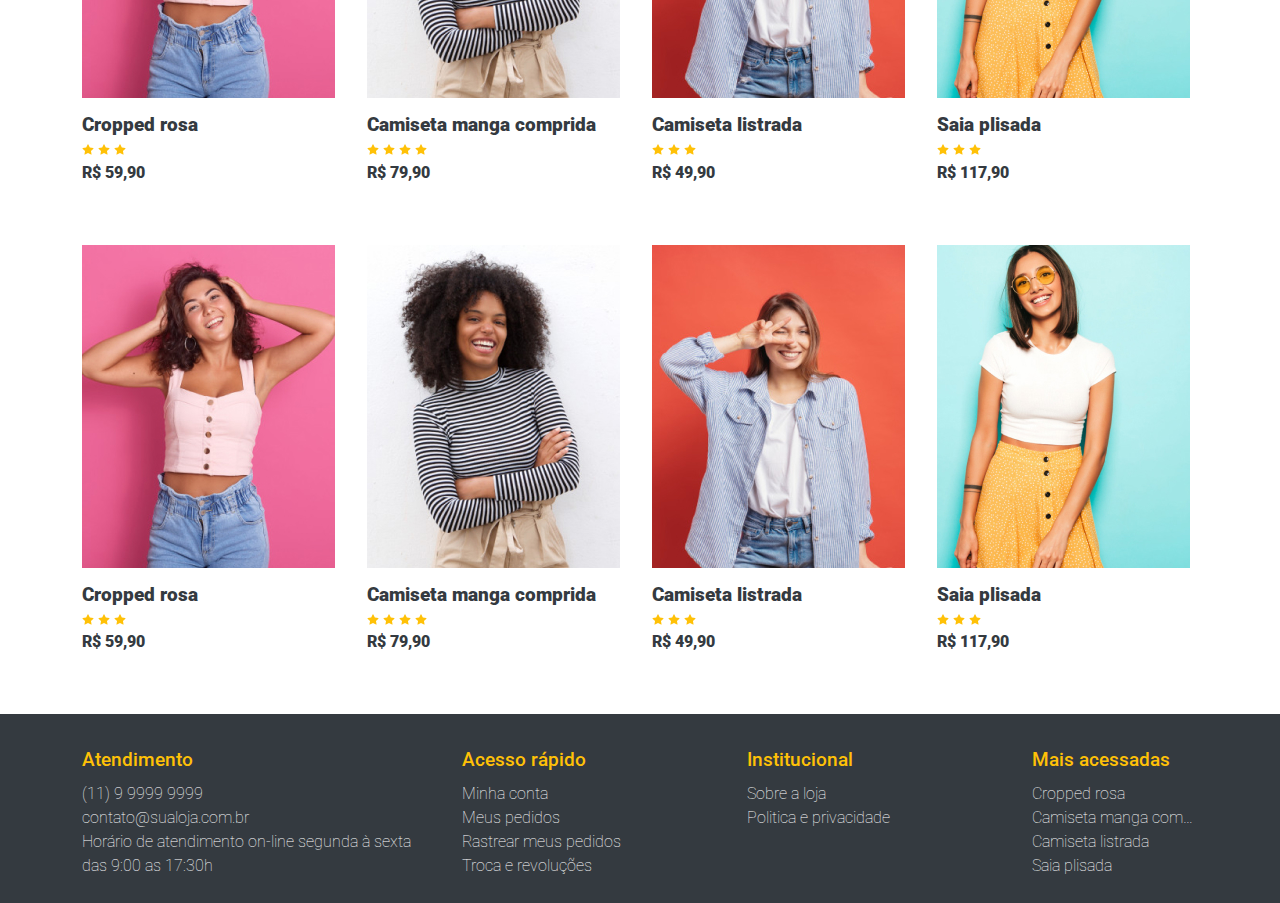
<file: products.html>
<!DOCTYPE html>
<html lang="pt-br">

<head>
  <meta charset="UTF-8">
  <meta http-equiv="X-UA-Compatible" content="IE=edge">
  <meta name="viewport" content="width=device-width, initial-scale=1.0">
  <title>Loja Virtual - Produtos</title>
  <!--style-->
  <link rel="stylesheet" href="./assets/css/style.css" />
  <!--favico-->
  <link rel="apple-touch-icon" sizes="57x57" href="./assets/images/favico/apple-icon-57x57.png">
  <link rel="apple-touch-icon" sizes="60x60" href="./assets/images/favico/apple-icon-60x60.png">
  <link rel="apple-touch-icon" sizes="72x72" href="./assets/images/favico/apple-icon-72x72.png">
  <link rel="apple-touch-icon" sizes="76x76" href="./assets/images/favico/apple-icon-76x76.png">
  <link rel="apple-touch-icon" sizes="114x114" href="./assets/images/favico/apple-icon-114x114.png">
  <link rel="apple-touch-icon" sizes="120x120" href="./assets/images/favico/apple-icon-120x120.png">
  <link rel="apple-touch-icon" sizes="144x144" href="./assets/images/favico/apple-icon-144x144.png">
  <link rel="apple-touch-icon" sizes="152x152" href="./assets/images/favico/apple-icon-152x152.png">
  <link rel="apple-touch-icon" sizes="180x180" href="./assets/images/favico/apple-icon-180x180.png">
  <link rel="icon" type="image/png" sizes="192x192" href="./assets/images/favico/android-icon-192x192.png">
  <link rel="icon" type="image/png" sizes="32x32" href="./assets/images/favico/favicon-32x32.png">
  <link rel="icon" type="image/png" sizes="96x96" href="./assets/images/favico/favicon-96x96.png">
  <link rel="icon" type="image/png" sizes="16x16" href="./assets/images/favico/favicon-16x16.png">
  <link rel="manifest" href="./assets/images/favico/manifest.json">
  <meta name="msapplication-TileColor" content="#ffc107">
  <meta name="msapplication-TileImage" content="./assets/images/favico/ms-icon-144x144.png">
  <meta name="theme-color" content="#ffc107">
</head>

<body>
  <!-- header -->
  <header class="container-fluid">

    <!--container-->
    <section class="container">

      <!--article-->
      <article class="row d-flex align-items-center">

        <!--logo-->
        <a href="./" class="col-md-2 d-flex justify-content-center">
          <img src="./assets/images/logo.svg" alt="logo da loja - moda da mulher" class="img-fluid" />
        </a>
        <!--end logo-->

        <!--form search-->
        <form class="col-md-7 d-flex align-items-center">
          <input type="text" name="search" placeholder="Procurar Roupas aqui" />
          <button class="d-flex align-items-center">
            <svg xmlns="http://www.w3.org/2000/svg" width="16" height="16" fill="currentColor" class="bi bi-search"
              viewBox="0 0 16 16">
              <path
                d="M11.742 10.344a6.5 6.5 0 1 0-1.397 1.398h-.001c.03.04.062.078.098.115l3.85 3.85a1 1 0 0 0 1.415-1.414l-3.85-3.85a1.007 1.007 0 0 0-.115-.1zM12 6.5a5.5 5.5 0 1 1-11 0 5.5 5.5 0 0 1 11 0z" />
            </svg>
          </button>
        </form>
        <!--end form search-->

        <!--nav-->
        <ul class="nav col-md-3 d-flex justify-content-around">

          <li class="nav-item">
            <a href="#">
              <svg xmlns="http://www.w3.org/2000/svg" width="16" height="16" fill="currentColor"
                class="bi bi-person-fill" viewBox="0 0 16 16">
                <path d="M3 14s-1 0-1-1 1-4 6-4 6 3 6 4-1 1-1 1H3Zm5-6a3 3 0 1 0 0-6 3 3 0 0 0 0 6Z" />
              </svg>
              Entrar
            </a>
          </li>

          <li class="nav-item position-relative">
            <div class="notification d-inline-flex align-items-center justify-content-center">3</div>
            <a href="#">
              <svg xmlns="http://www.w3.org/2000/svg" width="16" height="16" fill="currentColor" class="bi bi-cart-fill"
                viewBox="0 0 16 16">
                <path
                  d="M0 1.5A.5.5 0 0 1 .5 1H2a.5.5 0 0 1 .485.379L2.89 3H14.5a.5.5 0 0 1 .491.592l-1.5 8A.5.5 0 0 1 13 12H4a.5.5 0 0 1-.491-.408L2.01 3.607 1.61 2H.5a.5.5 0 0 1-.5-.5zM5 12a2 2 0 1 0 0 4 2 2 0 0 0 0-4zm7 0a2 2 0 1 0 0 4 2 2 0 0 0 0-4zm-7 1a1 1 0 1 1 0 2 1 1 0 0 1 0-2zm7 0a1 1 0 1 1 0 2 1 1 0 0 1 0-2z" />
              </svg>
              Carrinho
            </a>
          </li>

        </ul>
        <!--end nav-->

      </article>
      <!--end article-->

    </section>
    <!--end container-->

  </header>
  <!-- end header -->

  <!--nav menu buttons -->
  <nav class="nav-product container-fluid">
    <!--navbar-->
    <section class="container">

      <!--ul buttons width text-->
      <ul class="row nav">

        <!--list items -->
        <li class="col-xl-2 col-md-3 col-sm-12 nav-item">
          <svg xmlns=" http://www.w3.org/2000/svg" width="16" height="16" fill="currentColor" class="bi bi-list"
            viewBox="0 0 16 16">
            <path fill-rule="evenodd"
              d="M2.5 12a.5.5 0 0 1 .5-.5h10a.5.5 0 0 1 0 1H3a.5.5 0 0 1-.5-.5zm0-4a.5.5 0 0 1 .5-.5h10a.5.5 0 0 1 0 1H3a.5.5 0 0 1-.5-.5zm0-4a.5.5 0 0 1 .5-.5h10a.5.5 0 0 1 0 1H3a.5.5 0 0 1-.5-.5z" />
          </svg>
          Moda Feminina

          <!--menu-->
          <ul class="nav flex-column">
            <li class="nav-item">
              <a href="#">
                Lançamentos
              </a>
            </li>
            <li class="nav-item">
              <a href="#">
                Plus Size
              </a>
            </li>
            <li class="nav-item">
              <a href="#">
                Moda Praia
              </a>
            </li>
            <li class="nav-items">
              <a href="#">
                Acessórios
              </a>
            </li>
            <li class="nav-item">
              <a href="#">
                Promoção
              </a>
            </li>
          </ul>
          <!--end menu-->

        </li>

        <li class="col-md-2 col-sm-12 nav-item">
          <svg xmlns="http://www.w3.org/2000/svg" width="16" height="16" fill="currentColor" class="bi bi-list"
            viewBox="0 0 16 16">
            <path fill-rule="evenodd"
              d="M2.5 12a.5.5 0 0 1 .5-.5h10a.5.5 0 0 1 0 1H3a.5.5 0 0 1-.5-.5zm0-4a.5.5 0 0 1 .5-.5h10a.5.5 0 0 1 0 1H3a.5.5 0 0 1-.5-.5zm0-4a.5.5 0 0 1 .5-.5h10a.5.5 0 0 1 0 1H3a.5.5 0 0 1-.5-.5z" />
          </svg>
          Calçados
        </li>
        <!--end list items -->

      </ul>
      <!--ul buttons width text-->

    </section>
    <!--end navbar-->

  </nav>
  <!--end nav menu buttons -->

  <!--content main of page-->
  <main>
    <!--section produts-->
    <section class="favorite-products container">

      <!--breadcrumb-->
      <nav aria-label="breadcrumb">
        <ol class="breadcrumb">
          <li class="breadcrumb-item"><a href="./index.html">Home</a></li>
          <li class="breadcrumb-item active" aria-current="page">Produto</li>
        </ol>
      </nav>
      <!--end breadcrumb-->

      <!--title-->
      <h1>Veja todos os nosso produtos mais vendidos</h1>

      <p>
        Todos os meses disponibilizamos uma grande variedade de looks que são hits e queridinhos do momento através de
        lançamentos exclusivos de moda Feminina. Também oferecemos anualmente quatro coleções que mostram as peças que
        são desejo em cada estação e como combiná-las para valorizar ainda mais o estilo da mulher brasileira, super
        feminina e que preza pelo conforto. A diversidade das peças foi o jeito que a Quintess encontrou para retratar o
        perfil vibrante, alegre e independente de nossas clientes com tamanhos que vão do PP ao XLG.
      </p>

      <!--sections with the products-->
      <section class="row">

        <!--product cropped rosa-->
        <a href="#" class="col-sm-6 col-md-3 product">

          <figure>
            <img src="./assets/images/produto-cropped-rosa.jpg" alt="cropped-rosa" class="img-fluid" />
          </figure>

          <aside class="d-flex flex-column">
            <h2>Cropped rosa</h2>

            <div class="stars">

              <svg xmlns="http://www.w3.org/2000/svg" width="16" height="16" fill="currentColor" class="bi bi-star-fill"
                viewBox="0 0 16 16">
                <path
                  d="M3.612 15.443c-.386.198-.824-.149-.746-.592l.83-4.73L.173 6.765c-.329-.314-.158-.888.283-.95l4.898-.696L7.538.792c.197-.39.73-.39.927 0l2.184 4.327 4.898.696c.441.062.612.636.282.95l-3.522 3.356.83 4.73c.078.443-.36.79-.746.592L8 13.187l-4.389 2.256z" />
              </svg>

              <svg xmlns="http://www.w3.org/2000/svg" width="16" height="16" fill="currentColor" class="bi bi-star-fill"
                viewBox="0 0 16 16">
                <path
                  d="M3.612 15.443c-.386.198-.824-.149-.746-.592l.83-4.73L.173 6.765c-.329-.314-.158-.888.283-.95l4.898-.696L7.538.792c.197-.39.73-.39.927 0l2.184 4.327 4.898.696c.441.062.612.636.282.95l-3.522 3.356.83 4.73c.078.443-.36.79-.746.592L8 13.187l-4.389 2.256z" />
              </svg>

              <svg xmlns="http://www.w3.org/2000/svg" width="16" height="16" fill="currentColor" class="bi bi-star-fill"
                viewBox="0 0 16 16">
                <path
                  d="M3.612 15.443c-.386.198-.824-.149-.746-.592l.83-4.73L.173 6.765c-.329-.314-.158-.888.283-.95l4.898-.696L7.538.792c.197-.39.73-.39.927 0l2.184 4.327 4.898.696c.441.062.612.636.282.95l-3.522 3.356.83 4.73c.078.443-.36.79-.746.592L8 13.187l-4.389 2.256z" />
              </svg>

            </div>

            <strong>R$ 59,90</strong>
          </aside>

        </a>

        <!--product camiseta manga comprida-->
        <a href="./products-details.html" class="col-sm-6 col-md-3 product">

          <figure>
            <img src="./assets/images/produto-camiseta-manga-comprida.jpg" alt="camiseta manga comprida"
              class="img-fluid" />
          </figure>

          <aside class="d-flex flex-column">
            <h2>Camiseta manga comprida</h2>

            <div class=" stars">

              <svg xmlns="http://www.w3.org/2000/svg" width="16" height="16" fill="currentColor" class="bi bi-star-fill"
                viewBox="0 0 16 16">
                <path
                  d="M3.612 15.443c-.386.198-.824-.149-.746-.592l.83-4.73L.173 6.765c-.329-.314-.158-.888.283-.95l4.898-.696L7.538.792c.197-.39.73-.39.927 0l2.184 4.327 4.898.696c.441.062.612.636.282.95l-3.522 3.356.83 4.73c.078.443-.36.79-.746.592L8 13.187l-4.389 2.256z" />
              </svg>

              <svg xmlns="http://www.w3.org/2000/svg" width="16" height="16" fill="currentColor" class="bi bi-star-fill"
                viewBox="0 0 16 16">
                <path
                  d="M3.612 15.443c-.386.198-.824-.149-.746-.592l.83-4.73L.173 6.765c-.329-.314-.158-.888.283-.95l4.898-.696L7.538.792c.197-.39.73-.39.927 0l2.184 4.327 4.898.696c.441.062.612.636.282.95l-3.522 3.356.83 4.73c.078.443-.36.79-.746.592L8 13.187l-4.389 2.256z" />
              </svg>

              <svg xmlns="http://www.w3.org/2000/svg" width="16" height="16" fill="currentColor" class="bi bi-star-fill"
                viewBox="0 0 16 16">
                <path
                  d="M3.612 15.443c-.386.198-.824-.149-.746-.592l.83-4.73L.173 6.765c-.329-.314-.158-.888.283-.95l4.898-.696L7.538.792c.197-.39.73-.39.927 0l2.184 4.327 4.898.696c.441.062.612.636.282.95l-3.522 3.356.83 4.73c.078.443-.36.79-.746.592L8 13.187l-4.389 2.256z" />
              </svg>

              <svg xmlns="http://www.w3.org/2000/svg" width="16" height="16" fill="currentColor" class="bi bi-star-fill"
                viewBox="0 0 16 16">
                <path
                  d="M3.612 15.443c-.386.198-.824-.149-.746-.592l.83-4.73L.173 6.765c-.329-.314-.158-.888.283-.95l4.898-.696L7.538.792c.197-.39.73-.39.927 0l2.184 4.327 4.898.696c.441.062.612.636.282.95l-3.522 3.356.83 4.73c.078.443-.36.79-.746.592L8 13.187l-4.389 2.256z" />
              </svg>

            </div>

            <strong>R$ 79,90</strong>
          </aside>

        </a>

        <!--product camiseta listrada-->
        <a href="#" class="col-sm-6 col-md-3 product">

          <figure>
            <img src="./assets/images/produto-camiseta listrada.jpg" alt="camiseta listrada" class="img-fluid" />
          </figure>

          <aside class="d-flex flex-column">
            <h2>Camiseta listrada</h2>

            <div class=" stars">

              <svg xmlns="http://www.w3.org/2000/svg" width="16" height="16" fill="currentColor" class="bi bi-star-fill"
                viewBox="0 0 16 16">
                <path
                  d="M3.612 15.443c-.386.198-.824-.149-.746-.592l.83-4.73L.173 6.765c-.329-.314-.158-.888.283-.95l4.898-.696L7.538.792c.197-.39.73-.39.927 0l2.184 4.327 4.898.696c.441.062.612.636.282.95l-3.522 3.356.83 4.73c.078.443-.36.79-.746.592L8 13.187l-4.389 2.256z" />
              </svg>

              <svg xmlns="http://www.w3.org/2000/svg" width="16" height="16" fill="currentColor" class="bi bi-star-fill"
                viewBox="0 0 16 16">
                <path
                  d="M3.612 15.443c-.386.198-.824-.149-.746-.592l.83-4.73L.173 6.765c-.329-.314-.158-.888.283-.95l4.898-.696L7.538.792c.197-.39.73-.39.927 0l2.184 4.327 4.898.696c.441.062.612.636.282.95l-3.522 3.356.83 4.73c.078.443-.36.79-.746.592L8 13.187l-4.389 2.256z" />
              </svg>

              <svg xmlns="http://www.w3.org/2000/svg" width="16" height="16" fill="currentColor" class="bi bi-star-fill"
                viewBox="0 0 16 16">
                <path
                  d="M3.612 15.443c-.386.198-.824-.149-.746-.592l.83-4.73L.173 6.765c-.329-.314-.158-.888.283-.95l4.898-.696L7.538.792c.197-.39.73-.39.927 0l2.184 4.327 4.898.696c.441.062.612.636.282.95l-3.522 3.356.83 4.73c.078.443-.36.79-.746.592L8 13.187l-4.389 2.256z" />
              </svg>

            </div>

            <strong>R$ 49,90</strong>
          </aside>

        </a>

        <!--product saia plisada-->
        <a href="#" class="col-sm-6 col-md-3 product">

          <figure>
            <img src="./assets/images/produto-saia-plisada.jpg" alt="saia plisada" class="img-fluid" />
          </figure>

          <aside class="d-flex flex-column">
            <h2>Saia plisada</h2>

            <div class=" stars">

              <svg xmlns="http://www.w3.org/2000/svg" width="16" height="16" fill="currentColor" class="bi bi-star-fill"
                viewBox="0 0 16 16">
                <path
                  d="M3.612 15.443c-.386.198-.824-.149-.746-.592l.83-4.73L.173 6.765c-.329-.314-.158-.888.283-.95l4.898-.696L7.538.792c.197-.39.73-.39.927 0l2.184 4.327 4.898.696c.441.062.612.636.282.95l-3.522 3.356.83 4.73c.078.443-.36.79-.746.592L8 13.187l-4.389 2.256z" />
              </svg>

              <svg xmlns="http://www.w3.org/2000/svg" width="16" height="16" fill="currentColor" class="bi bi-star-fill"
                viewBox="0 0 16 16">
                <path
                  d="M3.612 15.443c-.386.198-.824-.149-.746-.592l.83-4.73L.173 6.765c-.329-.314-.158-.888.283-.95l4.898-.696L7.538.792c.197-.39.73-.39.927 0l2.184 4.327 4.898.696c.441.062.612.636.282.95l-3.522 3.356.83 4.73c.078.443-.36.79-.746.592L8 13.187l-4.389 2.256z" />
              </svg>

              <svg xmlns="http://www.w3.org/2000/svg" width="16" height="16" fill="currentColor" class="bi bi-star-fill"
                viewBox="0 0 16 16">
                <path
                  d="M3.612 15.443c-.386.198-.824-.149-.746-.592l.83-4.73L.173 6.765c-.329-.314-.158-.888.283-.95l4.898-.696L7.538.792c.197-.39.73-.39.927 0l2.184 4.327 4.898.696c.441.062.612.636.282.95l-3.522 3.356.83 4.73c.078.443-.36.79-.746.592L8 13.187l-4.389 2.256z" />
              </svg>

            </div>

            <strong>R$ 117,90</strong>
          </aside>

        </a>

      </section>

      <!--sections with the products-->
      <section class="row">

        <!--product cropped rosa-->
        <a href="#" class="col-sm-6 col-md-3 product">

          <figure>
            <img src="./assets/images/produto-cropped-rosa.jpg" alt="cropped-rosa" class="img-fluid" />
          </figure>

          <aside class="d-flex flex-column">
            <h2>Cropped rosa</h2>

            <div class="stars">

              <svg xmlns="http://www.w3.org/2000/svg" width="16" height="16" fill="currentColor" class="bi bi-star-fill"
                viewBox="0 0 16 16">
                <path
                  d="M3.612 15.443c-.386.198-.824-.149-.746-.592l.83-4.73L.173 6.765c-.329-.314-.158-.888.283-.95l4.898-.696L7.538.792c.197-.39.73-.39.927 0l2.184 4.327 4.898.696c.441.062.612.636.282.95l-3.522 3.356.83 4.73c.078.443-.36.79-.746.592L8 13.187l-4.389 2.256z" />
              </svg>

              <svg xmlns="http://www.w3.org/2000/svg" width="16" height="16" fill="currentColor" class="bi bi-star-fill"
                viewBox="0 0 16 16">
                <path
                  d="M3.612 15.443c-.386.198-.824-.149-.746-.592l.83-4.73L.173 6.765c-.329-.314-.158-.888.283-.95l4.898-.696L7.538.792c.197-.39.73-.39.927 0l2.184 4.327 4.898.696c.441.062.612.636.282.95l-3.522 3.356.83 4.73c.078.443-.36.79-.746.592L8 13.187l-4.389 2.256z" />
              </svg>

              <svg xmlns="http://www.w3.org/2000/svg" width="16" height="16" fill="currentColor" class="bi bi-star-fill"
                viewBox="0 0 16 16">
                <path
                  d="M3.612 15.443c-.386.198-.824-.149-.746-.592l.83-4.73L.173 6.765c-.329-.314-.158-.888.283-.95l4.898-.696L7.538.792c.197-.39.73-.39.927 0l2.184 4.327 4.898.696c.441.062.612.636.282.95l-3.522 3.356.83 4.73c.078.443-.36.79-.746.592L8 13.187l-4.389 2.256z" />
              </svg>

            </div>

            <strong>R$ 59,90</strong>
          </aside>

        </a>

        <!--product camiseta manga comprida-->
        <a href="#" class="col-sm-6 col-md-3 product">

          <figure>
            <img src="./assets/images/produto-camiseta-manga-comprida.jpg" alt="camiseta manga comprida"
              class="img-fluid" />
          </figure>

          <aside class="d-flex flex-column">
            <h2>Camiseta manga comprida</h2>

            <div class=" stars">

              <svg xmlns="http://www.w3.org/2000/svg" width="16" height="16" fill="currentColor" class="bi bi-star-fill"
                viewBox="0 0 16 16">
                <path
                  d="M3.612 15.443c-.386.198-.824-.149-.746-.592l.83-4.73L.173 6.765c-.329-.314-.158-.888.283-.95l4.898-.696L7.538.792c.197-.39.73-.39.927 0l2.184 4.327 4.898.696c.441.062.612.636.282.95l-3.522 3.356.83 4.73c.078.443-.36.79-.746.592L8 13.187l-4.389 2.256z" />
              </svg>

              <svg xmlns="http://www.w3.org/2000/svg" width="16" height="16" fill="currentColor" class="bi bi-star-fill"
                viewBox="0 0 16 16">
                <path
                  d="M3.612 15.443c-.386.198-.824-.149-.746-.592l.83-4.73L.173 6.765c-.329-.314-.158-.888.283-.95l4.898-.696L7.538.792c.197-.39.73-.39.927 0l2.184 4.327 4.898.696c.441.062.612.636.282.95l-3.522 3.356.83 4.73c.078.443-.36.79-.746.592L8 13.187l-4.389 2.256z" />
              </svg>

              <svg xmlns="http://www.w3.org/2000/svg" width="16" height="16" fill="currentColor" class="bi bi-star-fill"
                viewBox="0 0 16 16">
                <path
                  d="M3.612 15.443c-.386.198-.824-.149-.746-.592l.83-4.73L.173 6.765c-.329-.314-.158-.888.283-.95l4.898-.696L7.538.792c.197-.39.73-.39.927 0l2.184 4.327 4.898.696c.441.062.612.636.282.95l-3.522 3.356.83 4.73c.078.443-.36.79-.746.592L8 13.187l-4.389 2.256z" />
              </svg>

              <svg xmlns="http://www.w3.org/2000/svg" width="16" height="16" fill="currentColor" class="bi bi-star-fill"
                viewBox="0 0 16 16">
                <path
                  d="M3.612 15.443c-.386.198-.824-.149-.746-.592l.83-4.73L.173 6.765c-.329-.314-.158-.888.283-.95l4.898-.696L7.538.792c.197-.39.73-.39.927 0l2.184 4.327 4.898.696c.441.062.612.636.282.95l-3.522 3.356.83 4.73c.078.443-.36.79-.746.592L8 13.187l-4.389 2.256z" />
              </svg>

            </div>

            <strong>R$ 79,90</strong>
          </aside>

        </a>

        <!--product camiseta listrada-->
        <a href="#" class="col-sm-6 col-md-3 product">

          <figure>
            <img src="./assets/images/produto-camiseta listrada.jpg" alt="camiseta listrada" class="img-fluid" />
          </figure>

          <aside class="d-flex flex-column">
            <h2>Camiseta listrada</h2>

            <div class=" stars">

              <svg xmlns="http://www.w3.org/2000/svg" width="16" height="16" fill="currentColor" class="bi bi-star-fill"
                viewBox="0 0 16 16">
                <path
                  d="M3.612 15.443c-.386.198-.824-.149-.746-.592l.83-4.73L.173 6.765c-.329-.314-.158-.888.283-.95l4.898-.696L7.538.792c.197-.39.73-.39.927 0l2.184 4.327 4.898.696c.441.062.612.636.282.95l-3.522 3.356.83 4.73c.078.443-.36.79-.746.592L8 13.187l-4.389 2.256z" />
              </svg>

              <svg xmlns="http://www.w3.org/2000/svg" width="16" height="16" fill="currentColor" class="bi bi-star-fill"
                viewBox="0 0 16 16">
                <path
                  d="M3.612 15.443c-.386.198-.824-.149-.746-.592l.83-4.73L.173 6.765c-.329-.314-.158-.888.283-.95l4.898-.696L7.538.792c.197-.39.73-.39.927 0l2.184 4.327 4.898.696c.441.062.612.636.282.95l-3.522 3.356.83 4.73c.078.443-.36.79-.746.592L8 13.187l-4.389 2.256z" />
              </svg>

              <svg xmlns="http://www.w3.org/2000/svg" width="16" height="16" fill="currentColor" class="bi bi-star-fill"
                viewBox="0 0 16 16">
                <path
                  d="M3.612 15.443c-.386.198-.824-.149-.746-.592l.83-4.73L.173 6.765c-.329-.314-.158-.888.283-.95l4.898-.696L7.538.792c.197-.39.73-.39.927 0l2.184 4.327 4.898.696c.441.062.612.636.282.95l-3.522 3.356.83 4.73c.078.443-.36.79-.746.592L8 13.187l-4.389 2.256z" />
              </svg>

            </div>

            <strong>R$ 49,90</strong>
          </aside>

        </a>

        <!--product saia plisada-->
        <a href="#" class="col-sm-6 col-md-3 product">

          <figure>
            <img src="./assets/images/produto-saia-plisada.jpg" alt="saia plisada" class="img-fluid" />
          </figure>

          <aside class="d-flex flex-column">
            <h2>Saia plisada</h2>

            <div class=" stars">

              <svg xmlns="http://www.w3.org/2000/svg" width="16" height="16" fill="currentColor" class="bi bi-star-fill"
                viewBox="0 0 16 16">
                <path
                  d="M3.612 15.443c-.386.198-.824-.149-.746-.592l.83-4.73L.173 6.765c-.329-.314-.158-.888.283-.95l4.898-.696L7.538.792c.197-.39.73-.39.927 0l2.184 4.327 4.898.696c.441.062.612.636.282.95l-3.522 3.356.83 4.73c.078.443-.36.79-.746.592L8 13.187l-4.389 2.256z" />
              </svg>

              <svg xmlns="http://www.w3.org/2000/svg" width="16" height="16" fill="currentColor" class="bi bi-star-fill"
                viewBox="0 0 16 16">
                <path
                  d="M3.612 15.443c-.386.198-.824-.149-.746-.592l.83-4.73L.173 6.765c-.329-.314-.158-.888.283-.95l4.898-.696L7.538.792c.197-.39.73-.39.927 0l2.184 4.327 4.898.696c.441.062.612.636.282.95l-3.522 3.356.83 4.73c.078.443-.36.79-.746.592L8 13.187l-4.389 2.256z" />
              </svg>

              <svg xmlns="http://www.w3.org/2000/svg" width="16" height="16" fill="currentColor" class="bi bi-star-fill"
                viewBox="0 0 16 16">
                <path
                  d="M3.612 15.443c-.386.198-.824-.149-.746-.592l.83-4.73L.173 6.765c-.329-.314-.158-.888.283-.95l4.898-.696L7.538.792c.197-.39.73-.39.927 0l2.184 4.327 4.898.696c.441.062.612.636.282.95l-3.522 3.356.83 4.73c.078.443-.36.79-.746.592L8 13.187l-4.389 2.256z" />
              </svg>

            </div>

            <strong>R$ 117,90</strong>
          </aside>

        </a>

      </section>

      <!--sections with the products-->
      <section class="row">

        <!--product cropped rosa-->
        <a href="#" class="col-sm-6 col-md-3 product">

          <figure>
            <img src="./assets/images/produto-cropped-rosa.jpg" alt="cropped-rosa" class="img-fluid" />
          </figure>

          <aside class="d-flex flex-column">
            <h2>Cropped rosa</h2>

            <div class="stars">

              <svg xmlns="http://www.w3.org/2000/svg" width="16" height="16" fill="currentColor" class="bi bi-star-fill"
                viewBox="0 0 16 16">
                <path
                  d="M3.612 15.443c-.386.198-.824-.149-.746-.592l.83-4.73L.173 6.765c-.329-.314-.158-.888.283-.95l4.898-.696L7.538.792c.197-.39.73-.39.927 0l2.184 4.327 4.898.696c.441.062.612.636.282.95l-3.522 3.356.83 4.73c.078.443-.36.79-.746.592L8 13.187l-4.389 2.256z" />
              </svg>

              <svg xmlns="http://www.w3.org/2000/svg" width="16" height="16" fill="currentColor" class="bi bi-star-fill"
                viewBox="0 0 16 16">
                <path
                  d="M3.612 15.443c-.386.198-.824-.149-.746-.592l.83-4.73L.173 6.765c-.329-.314-.158-.888.283-.95l4.898-.696L7.538.792c.197-.39.73-.39.927 0l2.184 4.327 4.898.696c.441.062.612.636.282.95l-3.522 3.356.83 4.73c.078.443-.36.79-.746.592L8 13.187l-4.389 2.256z" />
              </svg>

              <svg xmlns="http://www.w3.org/2000/svg" width="16" height="16" fill="currentColor" class="bi bi-star-fill"
                viewBox="0 0 16 16">
                <path
                  d="M3.612 15.443c-.386.198-.824-.149-.746-.592l.83-4.73L.173 6.765c-.329-.314-.158-.888.283-.95l4.898-.696L7.538.792c.197-.39.73-.39.927 0l2.184 4.327 4.898.696c.441.062.612.636.282.95l-3.522 3.356.83 4.73c.078.443-.36.79-.746.592L8 13.187l-4.389 2.256z" />
              </svg>

            </div>

            <strong>R$ 59,90</strong>
          </aside>

        </a>

        <!--product camiseta manga comprida-->
        <a href="#" class="col-sm-6 col-md-3 product">

          <figure>
            <img src="./assets/images/produto-camiseta-manga-comprida.jpg" alt="camiseta manga comprida"
              class="img-fluid" />
          </figure>

          <aside class="d-flex flex-column">
            <h2>Camiseta manga comprida</h2>

            <div class=" stars">

              <svg xmlns="http://www.w3.org/2000/svg" width="16" height="16" fill="currentColor" class="bi bi-star-fill"
                viewBox="0 0 16 16">
                <path
                  d="M3.612 15.443c-.386.198-.824-.149-.746-.592l.83-4.73L.173 6.765c-.329-.314-.158-.888.283-.95l4.898-.696L7.538.792c.197-.39.73-.39.927 0l2.184 4.327 4.898.696c.441.062.612.636.282.95l-3.522 3.356.83 4.73c.078.443-.36.79-.746.592L8 13.187l-4.389 2.256z" />
              </svg>

              <svg xmlns="http://www.w3.org/2000/svg" width="16" height="16" fill="currentColor" class="bi bi-star-fill"
                viewBox="0 0 16 16">
                <path
                  d="M3.612 15.443c-.386.198-.824-.149-.746-.592l.83-4.73L.173 6.765c-.329-.314-.158-.888.283-.95l4.898-.696L7.538.792c.197-.39.73-.39.927 0l2.184 4.327 4.898.696c.441.062.612.636.282.95l-3.522 3.356.83 4.73c.078.443-.36.79-.746.592L8 13.187l-4.389 2.256z" />
              </svg>

              <svg xmlns="http://www.w3.org/2000/svg" width="16" height="16" fill="currentColor" class="bi bi-star-fill"
                viewBox="0 0 16 16">
                <path
                  d="M3.612 15.443c-.386.198-.824-.149-.746-.592l.83-4.73L.173 6.765c-.329-.314-.158-.888.283-.95l4.898-.696L7.538.792c.197-.39.73-.39.927 0l2.184 4.327 4.898.696c.441.062.612.636.282.95l-3.522 3.356.83 4.73c.078.443-.36.79-.746.592L8 13.187l-4.389 2.256z" />
              </svg>

              <svg xmlns="http://www.w3.org/2000/svg" width="16" height="16" fill="currentColor" class="bi bi-star-fill"
                viewBox="0 0 16 16">
                <path
                  d="M3.612 15.443c-.386.198-.824-.149-.746-.592l.83-4.73L.173 6.765c-.329-.314-.158-.888.283-.95l4.898-.696L7.538.792c.197-.39.73-.39.927 0l2.184 4.327 4.898.696c.441.062.612.636.282.95l-3.522 3.356.83 4.73c.078.443-.36.79-.746.592L8 13.187l-4.389 2.256z" />
              </svg>

            </div>

            <strong>R$ 79,90</strong>
          </aside>

        </a>

        <!--product camiseta listrada-->
        <a href="#" class="col-sm-6 col-md-3 product">

          <figure>
            <img src="./assets/images/produto-camiseta listrada.jpg" alt="camiseta listrada" class="img-fluid" />
          </figure>

          <aside class="d-flex flex-column">
            <h2>Camiseta listrada</h2>

            <div class=" stars">

              <svg xmlns="http://www.w3.org/2000/svg" width="16" height="16" fill="currentColor" class="bi bi-star-fill"
                viewBox="0 0 16 16">
                <path
                  d="M3.612 15.443c-.386.198-.824-.149-.746-.592l.83-4.73L.173 6.765c-.329-.314-.158-.888.283-.95l4.898-.696L7.538.792c.197-.39.73-.39.927 0l2.184 4.327 4.898.696c.441.062.612.636.282.95l-3.522 3.356.83 4.73c.078.443-.36.79-.746.592L8 13.187l-4.389 2.256z" />
              </svg>

              <svg xmlns="http://www.w3.org/2000/svg" width="16" height="16" fill="currentColor" class="bi bi-star-fill"
                viewBox="0 0 16 16">
                <path
                  d="M3.612 15.443c-.386.198-.824-.149-.746-.592l.83-4.73L.173 6.765c-.329-.314-.158-.888.283-.95l4.898-.696L7.538.792c.197-.39.73-.39.927 0l2.184 4.327 4.898.696c.441.062.612.636.282.95l-3.522 3.356.83 4.73c.078.443-.36.79-.746.592L8 13.187l-4.389 2.256z" />
              </svg>

              <svg xmlns="http://www.w3.org/2000/svg" width="16" height="16" fill="currentColor" class="bi bi-star-fill"
                viewBox="0 0 16 16">
                <path
                  d="M3.612 15.443c-.386.198-.824-.149-.746-.592l.83-4.73L.173 6.765c-.329-.314-.158-.888.283-.95l4.898-.696L7.538.792c.197-.39.73-.39.927 0l2.184 4.327 4.898.696c.441.062.612.636.282.95l-3.522 3.356.83 4.73c.078.443-.36.79-.746.592L8 13.187l-4.389 2.256z" />
              </svg>

            </div>

            <strong>R$ 49,90</strong>
          </aside>

        </a>

        <!--product saia plisada-->
        <a href="#" class="col-sm-6 col-md-3 product">

          <figure>
            <img src="./assets/images/produto-saia-plisada.jpg" alt="saia plisada" class="img-fluid" />
          </figure>

          <aside class="d-flex flex-column">
            <h2>Saia plisada</h2>

            <div class=" stars">

              <svg xmlns="http://www.w3.org/2000/svg" width="16" height="16" fill="currentColor" class="bi bi-star-fill"
                viewBox="0 0 16 16">
                <path
                  d="M3.612 15.443c-.386.198-.824-.149-.746-.592l.83-4.73L.173 6.765c-.329-.314-.158-.888.283-.95l4.898-.696L7.538.792c.197-.39.73-.39.927 0l2.184 4.327 4.898.696c.441.062.612.636.282.95l-3.522 3.356.83 4.73c.078.443-.36.79-.746.592L8 13.187l-4.389 2.256z" />
              </svg>

              <svg xmlns="http://www.w3.org/2000/svg" width="16" height="16" fill="currentColor" class="bi bi-star-fill"
                viewBox="0 0 16 16">
                <path
                  d="M3.612 15.443c-.386.198-.824-.149-.746-.592l.83-4.73L.173 6.765c-.329-.314-.158-.888.283-.95l4.898-.696L7.538.792c.197-.39.73-.39.927 0l2.184 4.327 4.898.696c.441.062.612.636.282.95l-3.522 3.356.83 4.73c.078.443-.36.79-.746.592L8 13.187l-4.389 2.256z" />
              </svg>

              <svg xmlns="http://www.w3.org/2000/svg" width="16" height="16" fill="currentColor" class="bi bi-star-fill"
                viewBox="0 0 16 16">
                <path
                  d="M3.612 15.443c-.386.198-.824-.149-.746-.592l.83-4.73L.173 6.765c-.329-.314-.158-.888.283-.95l4.898-.696L7.538.792c.197-.39.73-.39.927 0l2.184 4.327 4.898.696c.441.062.612.636.282.95l-3.522 3.356.83 4.73c.078.443-.36.79-.746.592L8 13.187l-4.389 2.256z" />
              </svg>

            </div>

            <strong>R$ 117,90</strong>
          </aside>

        </a>

      </section>

      <!--sections with the products-->
      <section class="row">

        <!--product cropped rosa-->
        <a href="#" class="col-sm-6 col-md-3 product">

          <figure>
            <img src="./assets/images/produto-cropped-rosa.jpg" alt="cropped-rosa" class="img-fluid" />
          </figure>

          <aside class="d-flex flex-column">
            <h2>Cropped rosa</h2>

            <div class="stars">

              <svg xmlns="http://www.w3.org/2000/svg" width="16" height="16" fill="currentColor" class="bi bi-star-fill"
                viewBox="0 0 16 16">
                <path
                  d="M3.612 15.443c-.386.198-.824-.149-.746-.592l.83-4.73L.173 6.765c-.329-.314-.158-.888.283-.95l4.898-.696L7.538.792c.197-.39.73-.39.927 0l2.184 4.327 4.898.696c.441.062.612.636.282.95l-3.522 3.356.83 4.73c.078.443-.36.79-.746.592L8 13.187l-4.389 2.256z" />
              </svg>

              <svg xmlns="http://www.w3.org/2000/svg" width="16" height="16" fill="currentColor" class="bi bi-star-fill"
                viewBox="0 0 16 16">
                <path
                  d="M3.612 15.443c-.386.198-.824-.149-.746-.592l.83-4.73L.173 6.765c-.329-.314-.158-.888.283-.95l4.898-.696L7.538.792c.197-.39.73-.39.927 0l2.184 4.327 4.898.696c.441.062.612.636.282.95l-3.522 3.356.83 4.73c.078.443-.36.79-.746.592L8 13.187l-4.389 2.256z" />
              </svg>

              <svg xmlns="http://www.w3.org/2000/svg" width="16" height="16" fill="currentColor" class="bi bi-star-fill"
                viewBox="0 0 16 16">
                <path
                  d="M3.612 15.443c-.386.198-.824-.149-.746-.592l.83-4.73L.173 6.765c-.329-.314-.158-.888.283-.95l4.898-.696L7.538.792c.197-.39.73-.39.927 0l2.184 4.327 4.898.696c.441.062.612.636.282.95l-3.522 3.356.83 4.73c.078.443-.36.79-.746.592L8 13.187l-4.389 2.256z" />
              </svg>

            </div>

            <strong>R$ 59,90</strong>
          </aside>

        </a>

        <!--product camiseta manga comprida-->
        <a href="#" class="col-sm-6 col-md-3 product">

          <figure>
            <img src="./assets/images/produto-camiseta-manga-comprida.jpg" alt="camiseta manga comprida"
              class="img-fluid" />
          </figure>

          <aside class="d-flex flex-column">
            <h2>Camiseta manga comprida</h2>

            <div class=" stars">

              <svg xmlns="http://www.w3.org/2000/svg" width="16" height="16" fill="currentColor" class="bi bi-star-fill"
                viewBox="0 0 16 16">
                <path
                  d="M3.612 15.443c-.386.198-.824-.149-.746-.592l.83-4.73L.173 6.765c-.329-.314-.158-.888.283-.95l4.898-.696L7.538.792c.197-.39.73-.39.927 0l2.184 4.327 4.898.696c.441.062.612.636.282.95l-3.522 3.356.83 4.73c.078.443-.36.79-.746.592L8 13.187l-4.389 2.256z" />
              </svg>

              <svg xmlns="http://www.w3.org/2000/svg" width="16" height="16" fill="currentColor" class="bi bi-star-fill"
                viewBox="0 0 16 16">
                <path
                  d="M3.612 15.443c-.386.198-.824-.149-.746-.592l.83-4.73L.173 6.765c-.329-.314-.158-.888.283-.95l4.898-.696L7.538.792c.197-.39.73-.39.927 0l2.184 4.327 4.898.696c.441.062.612.636.282.95l-3.522 3.356.83 4.73c.078.443-.36.79-.746.592L8 13.187l-4.389 2.256z" />
              </svg>

              <svg xmlns="http://www.w3.org/2000/svg" width="16" height="16" fill="currentColor" class="bi bi-star-fill"
                viewBox="0 0 16 16">
                <path
                  d="M3.612 15.443c-.386.198-.824-.149-.746-.592l.83-4.73L.173 6.765c-.329-.314-.158-.888.283-.95l4.898-.696L7.538.792c.197-.39.73-.39.927 0l2.184 4.327 4.898.696c.441.062.612.636.282.95l-3.522 3.356.83 4.73c.078.443-.36.79-.746.592L8 13.187l-4.389 2.256z" />
              </svg>

              <svg xmlns="http://www.w3.org/2000/svg" width="16" height="16" fill="currentColor" class="bi bi-star-fill"
                viewBox="0 0 16 16">
                <path
                  d="M3.612 15.443c-.386.198-.824-.149-.746-.592l.83-4.73L.173 6.765c-.329-.314-.158-.888.283-.95l4.898-.696L7.538.792c.197-.39.73-.39.927 0l2.184 4.327 4.898.696c.441.062.612.636.282.95l-3.522 3.356.83 4.73c.078.443-.36.79-.746.592L8 13.187l-4.389 2.256z" />
              </svg>

            </div>

            <strong>R$ 79,90</strong>
          </aside>

        </a>

        <!--product camiseta listrada-->
        <a href="#" class="col-sm-6 col-md-3 product">

          <figure>
            <img src="./assets/images/produto-camiseta listrada.jpg" alt="camiseta listrada" class="img-fluid" />
          </figure>

          <aside class="d-flex flex-column">
            <h2>Camiseta listrada</h2>

            <div class=" stars">

              <svg xmlns="http://www.w3.org/2000/svg" width="16" height="16" fill="currentColor" class="bi bi-star-fill"
                viewBox="0 0 16 16">
                <path
                  d="M3.612 15.443c-.386.198-.824-.149-.746-.592l.83-4.73L.173 6.765c-.329-.314-.158-.888.283-.95l4.898-.696L7.538.792c.197-.39.73-.39.927 0l2.184 4.327 4.898.696c.441.062.612.636.282.95l-3.522 3.356.83 4.73c.078.443-.36.79-.746.592L8 13.187l-4.389 2.256z" />
              </svg>

              <svg xmlns="http://www.w3.org/2000/svg" width="16" height="16" fill="currentColor" class="bi bi-star-fill"
                viewBox="0 0 16 16">
                <path
                  d="M3.612 15.443c-.386.198-.824-.149-.746-.592l.83-4.73L.173 6.765c-.329-.314-.158-.888.283-.95l4.898-.696L7.538.792c.197-.39.73-.39.927 0l2.184 4.327 4.898.696c.441.062.612.636.282.95l-3.522 3.356.83 4.73c.078.443-.36.79-.746.592L8 13.187l-4.389 2.256z" />
              </svg>

              <svg xmlns="http://www.w3.org/2000/svg" width="16" height="16" fill="currentColor" class="bi bi-star-fill"
                viewBox="0 0 16 16">
                <path
                  d="M3.612 15.443c-.386.198-.824-.149-.746-.592l.83-4.73L.173 6.765c-.329-.314-.158-.888.283-.95l4.898-.696L7.538.792c.197-.39.73-.39.927 0l2.184 4.327 4.898.696c.441.062.612.636.282.95l-3.522 3.356.83 4.73c.078.443-.36.79-.746.592L8 13.187l-4.389 2.256z" />
              </svg>

            </div>

            <strong>R$ 49,90</strong>
          </aside>

        </a>

        <!--product saia plisada-->
        <a href="#" class="col-sm-6 col-md-3 product">

          <figure>
            <img src="./assets/images/produto-saia-plisada.jpg" alt="saia plisada" class="img-fluid" />
          </figure>

          <aside class="d-flex flex-column">
            <h2>Saia plisada</h2>

            <div class=" stars">

              <svg xmlns="http://www.w3.org/2000/svg" width="16" height="16" fill="currentColor" class="bi bi-star-fill"
                viewBox="0 0 16 16">
                <path
                  d="M3.612 15.443c-.386.198-.824-.149-.746-.592l.83-4.73L.173 6.765c-.329-.314-.158-.888.283-.95l4.898-.696L7.538.792c.197-.39.73-.39.927 0l2.184 4.327 4.898.696c.441.062.612.636.282.95l-3.522 3.356.83 4.73c.078.443-.36.79-.746.592L8 13.187l-4.389 2.256z" />
              </svg>

              <svg xmlns="http://www.w3.org/2000/svg" width="16" height="16" fill="currentColor" class="bi bi-star-fill"
                viewBox="0 0 16 16">
                <path
                  d="M3.612 15.443c-.386.198-.824-.149-.746-.592l.83-4.73L.173 6.765c-.329-.314-.158-.888.283-.95l4.898-.696L7.538.792c.197-.39.73-.39.927 0l2.184 4.327 4.898.696c.441.062.612.636.282.95l-3.522 3.356.83 4.73c.078.443-.36.79-.746.592L8 13.187l-4.389 2.256z" />
              </svg>

              <svg xmlns="http://www.w3.org/2000/svg" width="16" height="16" fill="currentColor" class="bi bi-star-fill"
                viewBox="0 0 16 16">
                <path
                  d="M3.612 15.443c-.386.198-.824-.149-.746-.592l.83-4.73L.173 6.765c-.329-.314-.158-.888.283-.95l4.898-.696L7.538.792c.197-.39.73-.39.927 0l2.184 4.327 4.898.696c.441.062.612.636.282.95l-3.522 3.356.83 4.73c.078.443-.36.79-.746.592L8 13.187l-4.389 2.256z" />
              </svg>

            </div>

            <strong>R$ 117,90</strong>
          </aside>

        </a>

      </section>
    </section>
    <!--end section produts-->

  </main>
  <!--content main of page-->

  <!--footer-->
  <footer class="container-fluid">

    <!--section container -->
    <section class="container">

      <!--article with links-->
      <section class="row">

        <!--section 'atendimento'-->
        <article class="col-md-4">
          <h4>Atendimento</h4>
          <ul class="nav flex-column">
            <li class="nav-item">
              <a href="tel:+5511999999999">
                (11) 9 9999 9999
              </a>
            </li>
            <li class="nav-item">
              <a href="mailto:contato@sualoja.com.br">
                contato@sualoja.com.br
              </a>
            </li>
            <li class="nav-item">
              Horário de atendimento on-line segunda à sexta das 9:00 as 17:30h
            </li>
          </ul>
        </article>

        <!--section 'acesso rápido'-->
        <article class="col-md-3">
          <h4>Acesso rápido</h4>
          <ul class="nav flex-column">
            <li class="nav-item">
              <a href="#">
                Minha conta
              </a>
            </li>
            <li class="nav-item">
              <a href="#">
                Meus pedidos
              </a>
            </li>
            <li class="nav-item">
              <a href="#">
                Rastrear meus pedidos
              </a>
            </li>
            <li class="nav-item">
              <a href="#">
                Troca e revoluções
              </a>
            </li>
          </ul>
        </article>

        <!--section 'institucional'-->
        <article class="col-md-3">
          <h4>Institucional</h4>
          <ul class="nav flex-column">
            <li class="nav-item">
              <a href="#">
                Sobre a loja
              </a>
            </li>
            <li class="nav-item">
              <a href="#">
                Politica e privacidade
              </a>
            </li>
          </ul>
        </article>

        <!--section 'Mais acessadas'-->
        <article class="col-md-2">
          <h4>Mais acessadas</h4>
          <ul class="nav flex-column">
            <li class="nav-item">
              <a href="#">
                Cropped rosa
              </a>
            </li>
            <li class="nav-item ellipsis">
              <a href="#">
                Camiseta manga comprida
              </a>
            </li>
            <li class="nav-item">
              <a href="#">
                Camiseta listrada
              </a>
            </li>
            <li class="nav-item">
              <a href="#">
                Saia plisada
              </a>
            </li>
          </ul>
        </article>

      </section>
      <!--end article with links -->

    </section>
    <!--end section container -->

  </footer>
  <!--end footer-->

  <!--scripts-->
  <script src="./assets/js/bootstrap.bundle.min.js"></script>
  <script src="./assets/js/popper.min.js"></script>
  <script src="./assets/js/bootstrap.min.js"></script>

</body>

</html>
</file>
<file: assets/css/style.css>
@charset "UTF-8";
@import url("https://fonts.googleapis.com/css2?family=Roboto:wght@300;500;900&display=swap");
header {
  padding: 25px;
  background: #ffc107;
}
header form {
  position: relative;
}
header form input,
header form button {
  border: none;
}
header form input[type=text] {
  width: 100%;
  border-radius: 100px;
  padding: 10px 20px;
}
header form button {
  background: none;
  position: absolute;
  right: 20px;
}
header ul li {
  position: relative;
}
header ul li a {
  color: #343a40;
  font-weight: bold;
  font-size: 16px;
}
header ul li a svg {
  width: 20px;
  height: 20px;
}
header ul li a:hover {
  color: initial;
}
header ul li div.notification {
  width: 15px;
  height: 15px;
  background-color: #ff0f9a;
  color: #fff;
  font-weight: bold;
  font-size: 10px;
  border-radius: 100%;
  position: absolute;
  left: 3px;
  top: -10px;
}

nav.nav-product {
  background-color: #343a40;
  color: #fff;
}
nav.nav-product ul.nav li {
  padding: 10px;
  position: relative;
}
nav.nav-product ul.nav li svg {
  width: 20px;
  height: 20px;
}
nav.nav-product ul.nav li:hover {
  background: black;
  cursor: pointer;
}
nav.nav-product ul.nav li:hover ul {
  display: inline-block;
}
nav.nav-product ul.nav li ul {
  width: 100%;
  position: absolute;
  top: 44px;
  left: 0px;
  z-index: 2;
  background-color: #343a40;
  border-top: 10px solid #ffc107;
  display: none;
}
nav.nav-product ul.nav li ul li {
  padding: 10px 20px;
}
nav.nav-product ul.nav li ul li a {
  color: #fff;
}

section.banner-fixed {
  margin-top: 30px;
}
section.banner-fixed .banner-fixed-12x {
  background-color: #ff0f9a;
  background-image: url("../images/background-parcelas.jpg");
}
section.banner-fixed .banner-fixed-all-br {
  background-color: #B343C3;
  background-image: url("../images/background-entrega.jpg");
}
section.banner-fixed .banner-fixed-12x,
section.banner-fixed .banner-fixed-all-br {
  background-size: cover;
  height: 105px;
  padding: 20px 60px;
  color: #fff;
}
section.banner-fixed .banner-fixed-12x svg,
section.banner-fixed .banner-fixed-12x p,
section.banner-fixed .banner-fixed-all-br svg,
section.banner-fixed .banner-fixed-all-br p {
  margin: 0;
  padding: 0;
}
section.banner-fixed .banner-fixed-12x svg,
section.banner-fixed .banner-fixed-all-br svg {
  width: 55px;
  height: 44px;
}
section.banner-fixed .banner-fixed-12x p,
section.banner-fixed .banner-fixed-all-br p {
  font-weight: 100;
  margin-left: 20px;
}
section.banner-fixed .banner-fixed-12x p strong,
section.banner-fixed .banner-fixed-all-br p strong {
  font-weight: bold;
}

section.favorite-products h1 {
  font-size: 26px;
  margin-top: 11px;
  font-weight: 900;
}
section.favorite-products a.product {
  margin: 30px 0;
}
section.favorite-products a.product aside h2,
section.favorite-products a.product aside div,
section.favorite-products a.product aside strong {
  padding: 0;
  margin: 0;
}
section.favorite-products a.product aside h2,
section.favorite-products a.product aside strong {
  font-weight: 900;
  color: #343a40;
}
section.favorite-products a.product aside h2 {
  font-size: 19px;
}
section.favorite-products a.product aside div.stars svg {
  color: #ffc107;
  width: 12px;
  height: 11px;
}
section.favorite-products a.product aside strong {
  font-size: 16px;
}

footer {
  background-color: #343a40;
  color: #fff;
  font-weight: 100;
  padding: 25px;
  margin-top: 30px;
}
footer h4 {
  font-size: 19px;
  color: #ffc107;
}
footer ul li.ellipsis {
  width: 100%;
  overflow: hidden;
  text-overflow: ellipsis;
  white-space: nowrap;
}
footer ul li a {
  color: #fff;
}
footer ul li a:hover {
  color: #fff;
  font-weight: bold;
}

.product-details section.product-description {
  margin: 0;
}
.product-details section.product-description h1 {
  font-size: 32px;
}
.product-details section.product-description p {
  font-size: 16px;
}
.product-details div.price {
  margin: 20px 0;
}
.product-details div.price .stars svg {
  color: #ffc107;
  width: 18px;
  height: 17px;
}
.product-details div.price article strong,
.product-details div.price article span {
  margin: 0;
  font-weight: bold;
}
.product-details div.price article strong {
  font-size: 40px;
}
.product-details div.price article span {
  font-size: 16px;
}
.product-details form input {
  padding: 10px 0;
  margin: 10px 0;
  width: 100%;
}

@media (max-width: 767px) {
  header form {
    padding: 20px 0;
  }
  .Banner-rotate {
    display: none;
  }
}
@media (max-width: 576px) {
  .product img {
    width: 100%;
  }
}
@media (max-width: 323px) {
  .banner-fixed .banner-fixed-12x p,
  .banner-fixed .banner-fixed-all-br p {
    font-size: 14px;
  }
}
/*!
 * Bootstrap v5.0.2 (https://getbootstrap.com/)
 * Copyright 2011-2021 The Bootstrap Authors
 * Copyright 2011-2021 Twitter, Inc.
 * Licensed under MIT (https://github.com/twbs/bootstrap/blob/main/LICENSE)
 */
:root {
  --bs-blue: #0d6efd;
  --bs-indigo: #6610f2;
  --bs-purple: #6f42c1;
  --bs-pink: #d63384;
  --bs-red: #dc3545;
  --bs-orange: #fd7e14;
  --bs-yellow: #ffc107;
  --bs-green: #198754;
  --bs-teal: #20c997;
  --bs-cyan: #0dcaf0;
  --bs-white: #fff;
  --bs-gray: #6c757d;
  --bs-gray-dark: #343a40;
  --bs-primary: #0d6efd;
  --bs-secondary: #6c757d;
  --bs-success: #198754;
  --bs-info: #0dcaf0;
  --bs-warning: #ffc107;
  --bs-danger: #dc3545;
  --bs-light: #f8f9fa;
  --bs-dark: #212529;
  --bs-font-sans-serif: system-ui, -apple-system, "Segoe UI", Roboto, "Helvetica Neue", Arial, "Noto Sans", "Liberation Sans", sans-serif, "Apple Color Emoji", "Segoe UI Emoji", "Segoe UI Symbol", "Noto Color Emoji";
  --bs-font-monospace: SFMono-Regular, Menlo, Monaco, Consolas, "Liberation Mono", "Courier New", monospace;
  --bs-gradient: linear-gradient(180deg, rgba(255, 255, 255, 0.15), rgba(255, 255, 255, 0)) ;
}

*,
::after,
::before {
  box-sizing: border-box;
}

@media (prefers-reduced-motion: no-preference) {
  :root {
    scroll-behavior: smooth;
  }
}
body {
  margin: 0;
  font-family: var(--bs-font-sans-serif);
  font-size: 1rem;
  font-weight: 400;
  line-height: 1.5;
  color: #212529;
  background-color: #fff;
  -webkit-text-size-adjust: 100%;
  -webkit-tap-highlight-color: transparent;
}

hr {
  margin: 1rem 0;
  color: inherit;
  background-color: currentColor;
  border: 0;
  opacity: 0.25;
}

hr:not([size]) {
  height: 1px;
}

.h1,
.h2,
.h3,
.h4,
.h5,
.h6,
h1,
h2,
h3,
h4,
h5,
h6 {
  margin-top: 0;
  margin-bottom: 0.5rem;
  font-weight: 500;
  line-height: 1.2;
}

.h1,
h1 {
  font-size: calc(1.375rem + 1.5vw);
}

@media (min-width: 1200px) {
  .h1,
  h1 {
    font-size: 2.5rem;
  }
}
.h2,
h2 {
  font-size: calc(1.325rem + 0.9vw);
}

@media (min-width: 1200px) {
  .h2,
  h2 {
    font-size: 2rem;
  }
}
.h3,
h3 {
  font-size: calc(1.3rem + 0.6vw);
}

@media (min-width: 1200px) {
  .h3,
  h3 {
    font-size: 1.75rem;
  }
}
.h4,
h4 {
  font-size: calc(1.275rem + 0.3vw);
}

@media (min-width: 1200px) {
  .h4,
  h4 {
    font-size: 1.5rem;
  }
}
.h5,
h5 {
  font-size: 1.25rem;
}

.h6,
h6 {
  font-size: 1rem;
}

p {
  margin-top: 0;
  margin-bottom: 1rem;
}

abbr[data-bs-original-title],
abbr[title] {
  -webkit-text-decoration: underline dotted;
  text-decoration: underline dotted;
  cursor: help;
  -webkit-text-decoration-skip-ink: none;
  text-decoration-skip-ink: none;
}

address {
  margin-bottom: 1rem;
  font-style: normal;
  line-height: inherit;
}

ol,
ul {
  padding-left: 2rem;
}

dl,
ol,
ul {
  margin-top: 0;
  margin-bottom: 1rem;
}

ol ol,
ol ul,
ul ol,
ul ul {
  margin-bottom: 0;
}

dt {
  font-weight: 700;
}

dd {
  margin-bottom: 0.5rem;
  margin-left: 0;
}

blockquote {
  margin: 0 0 1rem;
}

b,
strong {
  font-weight: bolder;
}

.small,
small {
  font-size: 0.875em;
}

.mark,
mark {
  padding: 0.2em;
  background-color: #fcf8e3;
}

sub,
sup {
  position: relative;
  font-size: 0.75em;
  line-height: 0;
  vertical-align: baseline;
}

sub {
  bottom: -0.25em;
}

sup {
  top: -0.5em;
}

a {
  color: #0d6efd;
  text-decoration: underline;
}

a:hover {
  color: #0a58ca;
}

a:not([href]):not([class]),
a:not([href]):not([class]):hover {
  color: inherit;
  text-decoration: none;
}

code,
kbd,
pre,
samp {
  font-family: var(--bs-font-monospace);
  font-size: 1em;
  direction: ltr;
  unicode-bidi: bidi-override;
}

pre {
  display: block;
  margin-top: 0;
  margin-bottom: 1rem;
  overflow: auto;
  font-size: 0.875em;
}

pre code {
  font-size: inherit;
  color: inherit;
  word-break: normal;
}

code {
  font-size: 0.875em;
  color: #d63384;
  word-wrap: break-word;
}

a > code {
  color: inherit;
}

kbd {
  padding: 0.2rem 0.4rem;
  font-size: 0.875em;
  color: #fff;
  background-color: #212529;
  border-radius: 0.2rem;
}

kbd kbd {
  padding: 0;
  font-size: 1em;
  font-weight: 700;
}

figure {
  margin: 0 0 1rem;
}

img,
svg {
  vertical-align: middle;
}

table {
  caption-side: bottom;
  border-collapse: collapse;
}

caption {
  padding-top: 0.5rem;
  padding-bottom: 0.5rem;
  color: #6c757d;
  text-align: left;
}

th {
  text-align: inherit;
  text-align: -webkit-match-parent;
}

tbody,
td,
tfoot,
th,
thead,
tr {
  border-color: inherit;
  border-style: solid;
  border-width: 0;
}

label {
  display: inline-block;
}

button {
  border-radius: 0;
}

button:focus:not(:focus-visible) {
  outline: 0;
}

button,
input,
optgroup,
select,
textarea {
  margin: 0;
  font-family: inherit;
  font-size: inherit;
  line-height: inherit;
}

button,
select {
  text-transform: none;
}

[role=button] {
  cursor: pointer;
}

select {
  word-wrap: normal;
}

select:disabled {
  opacity: 1;
}

[list]::-webkit-calendar-picker-indicator {
  display: none;
}

[type=button],
[type=reset],
[type=submit],
button {
  -webkit-appearance: button;
}

[type=button]:not(:disabled),
[type=reset]:not(:disabled),
[type=submit]:not(:disabled),
button:not(:disabled) {
  cursor: pointer;
}

::-moz-focus-inner {
  padding: 0;
  border-style: none;
}

textarea {
  resize: vertical;
}

fieldset {
  min-width: 0;
  padding: 0;
  margin: 0;
  border: 0;
}

legend {
  float: left;
  width: 100%;
  padding: 0;
  margin-bottom: 0.5rem;
  font-size: calc(1.275rem + 0.3vw);
  line-height: inherit;
}

@media (min-width: 1200px) {
  legend {
    font-size: 1.5rem;
  }
}
legend + * {
  clear: left;
}

::-webkit-datetime-edit-day-field,
::-webkit-datetime-edit-fields-wrapper,
::-webkit-datetime-edit-hour-field,
::-webkit-datetime-edit-minute,
::-webkit-datetime-edit-month-field,
::-webkit-datetime-edit-text,
::-webkit-datetime-edit-year-field {
  padding: 0;
}

::-webkit-inner-spin-button {
  height: auto;
}

[type=search] {
  outline-offset: -2px;
  -webkit-appearance: textfield;
}

::-webkit-search-decoration {
  -webkit-appearance: none;
}

::-webkit-color-swatch-wrapper {
  padding: 0;
}

::file-selector-button {
  font: inherit;
}

::-webkit-file-upload-button {
  font: inherit;
  -webkit-appearance: button;
}

output {
  display: inline-block;
}

iframe {
  border: 0;
}

summary {
  display: list-item;
  cursor: pointer;
}

progress {
  vertical-align: baseline;
}

[hidden] {
  display: none !important;
}

.lead {
  font-size: 1.25rem;
  font-weight: 300;
}

.display-1 {
  font-size: calc(1.625rem + 4.5vw);
  font-weight: 300;
  line-height: 1.2;
}

@media (min-width: 1200px) {
  .display-1 {
    font-size: 5rem;
  }
}
.display-2 {
  font-size: calc(1.575rem + 3.9vw);
  font-weight: 300;
  line-height: 1.2;
}

@media (min-width: 1200px) {
  .display-2 {
    font-size: 4.5rem;
  }
}
.display-3 {
  font-size: calc(1.525rem + 3.3vw);
  font-weight: 300;
  line-height: 1.2;
}

@media (min-width: 1200px) {
  .display-3 {
    font-size: 4rem;
  }
}
.display-4 {
  font-size: calc(1.475rem + 2.7vw);
  font-weight: 300;
  line-height: 1.2;
}

@media (min-width: 1200px) {
  .display-4 {
    font-size: 3.5rem;
  }
}
.display-5 {
  font-size: calc(1.425rem + 2.1vw);
  font-weight: 300;
  line-height: 1.2;
}

@media (min-width: 1200px) {
  .display-5 {
    font-size: 3rem;
  }
}
.display-6 {
  font-size: calc(1.375rem + 1.5vw);
  font-weight: 300;
  line-height: 1.2;
}

@media (min-width: 1200px) {
  .display-6 {
    font-size: 2.5rem;
  }
}
.list-unstyled {
  padding-left: 0;
  list-style: none;
}

.list-inline {
  padding-left: 0;
  list-style: none;
}

.list-inline-item {
  display: inline-block;
}

.list-inline-item:not(:last-child) {
  margin-right: 0.5rem;
}

.initialism {
  font-size: 0.875em;
  text-transform: uppercase;
}

.blockquote {
  margin-bottom: 1rem;
  font-size: 1.25rem;
}

.blockquote > :last-child {
  margin-bottom: 0;
}

.blockquote-footer {
  margin-top: -1rem;
  margin-bottom: 1rem;
  font-size: 0.875em;
  color: #6c757d;
}

.blockquote-footer::before {
  content: "— ";
}

.img-fluid {
  max-width: 100%;
  height: auto;
}

.img-thumbnail {
  padding: 0.25rem;
  background-color: #fff;
  border: 1px solid #dee2e6;
  border-radius: 0.25rem;
  max-width: 100%;
  height: auto;
}

.figure {
  display: inline-block;
}

.figure-img {
  margin-bottom: 0.5rem;
  line-height: 1;
}

.figure-caption {
  font-size: 0.875em;
  color: #6c757d;
}

.container,
.container-fluid,
.container-lg,
.container-md,
.container-sm,
.container-xl,
.container-xxl {
  width: 100%;
  padding-right: var(--bs-gutter-x, 0.75rem);
  padding-left: var(--bs-gutter-x, 0.75rem);
  margin-right: auto;
  margin-left: auto;
}

@media (min-width: 576px) {
  .container,
  .container-sm {
    max-width: 540px;
  }
}
@media (min-width: 768px) {
  .container,
  .container-md,
  .container-sm {
    max-width: 720px;
  }
}
@media (min-width: 992px) {
  .container,
  .container-lg,
  .container-md,
  .container-sm {
    max-width: 960px;
  }
}
@media (min-width: 1200px) {
  .container,
  .container-lg,
  .container-md,
  .container-sm,
  .container-xl {
    max-width: 1140px;
  }
}
@media (min-width: 1400px) {
  .container,
  .container-lg,
  .container-md,
  .container-sm,
  .container-xl,
  .container-xxl {
    max-width: 1320px;
  }
}
.row {
  --bs-gutter-x: 1.5rem;
  --bs-gutter-y: 0;
  display: flex;
  flex-wrap: wrap;
  margin-top: calc(var(--bs-gutter-y) * -1);
  margin-right: calc(var(--bs-gutter-x) * -0.5);
  margin-left: calc(var(--bs-gutter-x) * -0.5);
}

.row > * {
  flex-shrink: 0;
  width: 100%;
  max-width: 100%;
  padding-right: calc(var(--bs-gutter-x) * 0.5);
  padding-left: calc(var(--bs-gutter-x) * 0.5);
  margin-top: var(--bs-gutter-y);
}

.col {
  flex: 1 0 0%;
}

.row-cols-auto > * {
  flex: 0 0 auto;
  width: auto;
}

.row-cols-1 > * {
  flex: 0 0 auto;
  width: 100%;
}

.row-cols-2 > * {
  flex: 0 0 auto;
  width: 50%;
}

.row-cols-3 > * {
  flex: 0 0 auto;
  width: 33.3333333333%;
}

.row-cols-4 > * {
  flex: 0 0 auto;
  width: 25%;
}

.row-cols-5 > * {
  flex: 0 0 auto;
  width: 20%;
}

.row-cols-6 > * {
  flex: 0 0 auto;
  width: 16.6666666667%;
}

@media (min-width: 576px) {
  .col-sm {
    flex: 1 0 0%;
  }
  .row-cols-sm-auto > * {
    flex: 0 0 auto;
    width: auto;
  }
  .row-cols-sm-1 > * {
    flex: 0 0 auto;
    width: 100%;
  }
  .row-cols-sm-2 > * {
    flex: 0 0 auto;
    width: 50%;
  }
  .row-cols-sm-3 > * {
    flex: 0 0 auto;
    width: 33.3333333333%;
  }
  .row-cols-sm-4 > * {
    flex: 0 0 auto;
    width: 25%;
  }
  .row-cols-sm-5 > * {
    flex: 0 0 auto;
    width: 20%;
  }
  .row-cols-sm-6 > * {
    flex: 0 0 auto;
    width: 16.6666666667%;
  }
}
@media (min-width: 768px) {
  .col-md {
    flex: 1 0 0%;
  }
  .row-cols-md-auto > * {
    flex: 0 0 auto;
    width: auto;
  }
  .row-cols-md-1 > * {
    flex: 0 0 auto;
    width: 100%;
  }
  .row-cols-md-2 > * {
    flex: 0 0 auto;
    width: 50%;
  }
  .row-cols-md-3 > * {
    flex: 0 0 auto;
    width: 33.3333333333%;
  }
  .row-cols-md-4 > * {
    flex: 0 0 auto;
    width: 25%;
  }
  .row-cols-md-5 > * {
    flex: 0 0 auto;
    width: 20%;
  }
  .row-cols-md-6 > * {
    flex: 0 0 auto;
    width: 16.6666666667%;
  }
}
@media (min-width: 992px) {
  .col-lg {
    flex: 1 0 0%;
  }
  .row-cols-lg-auto > * {
    flex: 0 0 auto;
    width: auto;
  }
  .row-cols-lg-1 > * {
    flex: 0 0 auto;
    width: 100%;
  }
  .row-cols-lg-2 > * {
    flex: 0 0 auto;
    width: 50%;
  }
  .row-cols-lg-3 > * {
    flex: 0 0 auto;
    width: 33.3333333333%;
  }
  .row-cols-lg-4 > * {
    flex: 0 0 auto;
    width: 25%;
  }
  .row-cols-lg-5 > * {
    flex: 0 0 auto;
    width: 20%;
  }
  .row-cols-lg-6 > * {
    flex: 0 0 auto;
    width: 16.6666666667%;
  }
}
@media (min-width: 1200px) {
  .col-xl {
    flex: 1 0 0%;
  }
  .row-cols-xl-auto > * {
    flex: 0 0 auto;
    width: auto;
  }
  .row-cols-xl-1 > * {
    flex: 0 0 auto;
    width: 100%;
  }
  .row-cols-xl-2 > * {
    flex: 0 0 auto;
    width: 50%;
  }
  .row-cols-xl-3 > * {
    flex: 0 0 auto;
    width: 33.3333333333%;
  }
  .row-cols-xl-4 > * {
    flex: 0 0 auto;
    width: 25%;
  }
  .row-cols-xl-5 > * {
    flex: 0 0 auto;
    width: 20%;
  }
  .row-cols-xl-6 > * {
    flex: 0 0 auto;
    width: 16.6666666667%;
  }
}
@media (min-width: 1400px) {
  .col-xxl {
    flex: 1 0 0%;
  }
  .row-cols-xxl-auto > * {
    flex: 0 0 auto;
    width: auto;
  }
  .row-cols-xxl-1 > * {
    flex: 0 0 auto;
    width: 100%;
  }
  .row-cols-xxl-2 > * {
    flex: 0 0 auto;
    width: 50%;
  }
  .row-cols-xxl-3 > * {
    flex: 0 0 auto;
    width: 33.3333333333%;
  }
  .row-cols-xxl-4 > * {
    flex: 0 0 auto;
    width: 25%;
  }
  .row-cols-xxl-5 > * {
    flex: 0 0 auto;
    width: 20%;
  }
  .row-cols-xxl-6 > * {
    flex: 0 0 auto;
    width: 16.6666666667%;
  }
}
.col-auto {
  flex: 0 0 auto;
  width: auto;
}

.col-1 {
  flex: 0 0 auto;
  width: 8.33333333%;
}

.col-2 {
  flex: 0 0 auto;
  width: 16.66666667%;
}

.col-3 {
  flex: 0 0 auto;
  width: 25%;
}

.col-4 {
  flex: 0 0 auto;
  width: 33.33333333%;
}

.col-5 {
  flex: 0 0 auto;
  width: 41.66666667%;
}

.col-6 {
  flex: 0 0 auto;
  width: 50%;
}

.col-7 {
  flex: 0 0 auto;
  width: 58.33333333%;
}

.col-8 {
  flex: 0 0 auto;
  width: 66.66666667%;
}

.col-9 {
  flex: 0 0 auto;
  width: 75%;
}

.col-10 {
  flex: 0 0 auto;
  width: 83.33333333%;
}

.col-11 {
  flex: 0 0 auto;
  width: 91.66666667%;
}

.col-12 {
  flex: 0 0 auto;
  width: 100%;
}

.offset-1 {
  margin-left: 8.33333333%;
}

.offset-2 {
  margin-left: 16.66666667%;
}

.offset-3 {
  margin-left: 25%;
}

.offset-4 {
  margin-left: 33.33333333%;
}

.offset-5 {
  margin-left: 41.66666667%;
}

.offset-6 {
  margin-left: 50%;
}

.offset-7 {
  margin-left: 58.33333333%;
}

.offset-8 {
  margin-left: 66.66666667%;
}

.offset-9 {
  margin-left: 75%;
}

.offset-10 {
  margin-left: 83.33333333%;
}

.offset-11 {
  margin-left: 91.66666667%;
}

.g-0,
.gx-0 {
  --bs-gutter-x: 0 ;
}

.g-0,
.gy-0 {
  --bs-gutter-y: 0 ;
}

.g-1,
.gx-1 {
  --bs-gutter-x: 0.25rem ;
}

.g-1,
.gy-1 {
  --bs-gutter-y: 0.25rem ;
}

.g-2,
.gx-2 {
  --bs-gutter-x: 0.5rem ;
}

.g-2,
.gy-2 {
  --bs-gutter-y: 0.5rem ;
}

.g-3,
.gx-3 {
  --bs-gutter-x: 1rem ;
}

.g-3,
.gy-3 {
  --bs-gutter-y: 1rem ;
}

.g-4,
.gx-4 {
  --bs-gutter-x: 1.5rem ;
}

.g-4,
.gy-4 {
  --bs-gutter-y: 1.5rem ;
}

.g-5,
.gx-5 {
  --bs-gutter-x: 3rem ;
}

.g-5,
.gy-5 {
  --bs-gutter-y: 3rem ;
}

@media (min-width: 576px) {
  .col-sm-auto {
    flex: 0 0 auto;
    width: auto;
  }
  .col-sm-1 {
    flex: 0 0 auto;
    width: 8.33333333%;
  }
  .col-sm-2 {
    flex: 0 0 auto;
    width: 16.66666667%;
  }
  .col-sm-3 {
    flex: 0 0 auto;
    width: 25%;
  }
  .col-sm-4 {
    flex: 0 0 auto;
    width: 33.33333333%;
  }
  .col-sm-5 {
    flex: 0 0 auto;
    width: 41.66666667%;
  }
  .col-sm-6 {
    flex: 0 0 auto;
    width: 50%;
  }
  .col-sm-7 {
    flex: 0 0 auto;
    width: 58.33333333%;
  }
  .col-sm-8 {
    flex: 0 0 auto;
    width: 66.66666667%;
  }
  .col-sm-9 {
    flex: 0 0 auto;
    width: 75%;
  }
  .col-sm-10 {
    flex: 0 0 auto;
    width: 83.33333333%;
  }
  .col-sm-11 {
    flex: 0 0 auto;
    width: 91.66666667%;
  }
  .col-sm-12 {
    flex: 0 0 auto;
    width: 100%;
  }
  .offset-sm-0 {
    margin-left: 0;
  }
  .offset-sm-1 {
    margin-left: 8.33333333%;
  }
  .offset-sm-2 {
    margin-left: 16.66666667%;
  }
  .offset-sm-3 {
    margin-left: 25%;
  }
  .offset-sm-4 {
    margin-left: 33.33333333%;
  }
  .offset-sm-5 {
    margin-left: 41.66666667%;
  }
  .offset-sm-6 {
    margin-left: 50%;
  }
  .offset-sm-7 {
    margin-left: 58.33333333%;
  }
  .offset-sm-8 {
    margin-left: 66.66666667%;
  }
  .offset-sm-9 {
    margin-left: 75%;
  }
  .offset-sm-10 {
    margin-left: 83.33333333%;
  }
  .offset-sm-11 {
    margin-left: 91.66666667%;
  }
  .g-sm-0,
  .gx-sm-0 {
    --bs-gutter-x: 0 ;
  }
  .g-sm-0,
  .gy-sm-0 {
    --bs-gutter-y: 0 ;
  }
  .g-sm-1,
  .gx-sm-1 {
    --bs-gutter-x: 0.25rem ;
  }
  .g-sm-1,
  .gy-sm-1 {
    --bs-gutter-y: 0.25rem ;
  }
  .g-sm-2,
  .gx-sm-2 {
    --bs-gutter-x: 0.5rem ;
  }
  .g-sm-2,
  .gy-sm-2 {
    --bs-gutter-y: 0.5rem ;
  }
  .g-sm-3,
  .gx-sm-3 {
    --bs-gutter-x: 1rem ;
  }
  .g-sm-3,
  .gy-sm-3 {
    --bs-gutter-y: 1rem ;
  }
  .g-sm-4,
  .gx-sm-4 {
    --bs-gutter-x: 1.5rem ;
  }
  .g-sm-4,
  .gy-sm-4 {
    --bs-gutter-y: 1.5rem ;
  }
  .g-sm-5,
  .gx-sm-5 {
    --bs-gutter-x: 3rem ;
  }
  .g-sm-5,
  .gy-sm-5 {
    --bs-gutter-y: 3rem ;
  }
}
@media (min-width: 768px) {
  .col-md-auto {
    flex: 0 0 auto;
    width: auto;
  }
  .col-md-1 {
    flex: 0 0 auto;
    width: 8.33333333%;
  }
  .col-md-2 {
    flex: 0 0 auto;
    width: 16.66666667%;
  }
  .col-md-3 {
    flex: 0 0 auto;
    width: 25%;
  }
  .col-md-4 {
    flex: 0 0 auto;
    width: 33.33333333%;
  }
  .col-md-5 {
    flex: 0 0 auto;
    width: 41.66666667%;
  }
  .col-md-6 {
    flex: 0 0 auto;
    width: 50%;
  }
  .col-md-7 {
    flex: 0 0 auto;
    width: 58.33333333%;
  }
  .col-md-8 {
    flex: 0 0 auto;
    width: 66.66666667%;
  }
  .col-md-9 {
    flex: 0 0 auto;
    width: 75%;
  }
  .col-md-10 {
    flex: 0 0 auto;
    width: 83.33333333%;
  }
  .col-md-11 {
    flex: 0 0 auto;
    width: 91.66666667%;
  }
  .col-md-12 {
    flex: 0 0 auto;
    width: 100%;
  }
  .offset-md-0 {
    margin-left: 0;
  }
  .offset-md-1 {
    margin-left: 8.33333333%;
  }
  .offset-md-2 {
    margin-left: 16.66666667%;
  }
  .offset-md-3 {
    margin-left: 25%;
  }
  .offset-md-4 {
    margin-left: 33.33333333%;
  }
  .offset-md-5 {
    margin-left: 41.66666667%;
  }
  .offset-md-6 {
    margin-left: 50%;
  }
  .offset-md-7 {
    margin-left: 58.33333333%;
  }
  .offset-md-8 {
    margin-left: 66.66666667%;
  }
  .offset-md-9 {
    margin-left: 75%;
  }
  .offset-md-10 {
    margin-left: 83.33333333%;
  }
  .offset-md-11 {
    margin-left: 91.66666667%;
  }
  .g-md-0,
  .gx-md-0 {
    --bs-gutter-x: 0 ;
  }
  .g-md-0,
  .gy-md-0 {
    --bs-gutter-y: 0 ;
  }
  .g-md-1,
  .gx-md-1 {
    --bs-gutter-x: 0.25rem ;
  }
  .g-md-1,
  .gy-md-1 {
    --bs-gutter-y: 0.25rem ;
  }
  .g-md-2,
  .gx-md-2 {
    --bs-gutter-x: 0.5rem ;
  }
  .g-md-2,
  .gy-md-2 {
    --bs-gutter-y: 0.5rem ;
  }
  .g-md-3,
  .gx-md-3 {
    --bs-gutter-x: 1rem ;
  }
  .g-md-3,
  .gy-md-3 {
    --bs-gutter-y: 1rem ;
  }
  .g-md-4,
  .gx-md-4 {
    --bs-gutter-x: 1.5rem ;
  }
  .g-md-4,
  .gy-md-4 {
    --bs-gutter-y: 1.5rem ;
  }
  .g-md-5,
  .gx-md-5 {
    --bs-gutter-x: 3rem ;
  }
  .g-md-5,
  .gy-md-5 {
    --bs-gutter-y: 3rem ;
  }
}
@media (min-width: 992px) {
  .col-lg-auto {
    flex: 0 0 auto;
    width: auto;
  }
  .col-lg-1 {
    flex: 0 0 auto;
    width: 8.33333333%;
  }
  .col-lg-2 {
    flex: 0 0 auto;
    width: 16.66666667%;
  }
  .col-lg-3 {
    flex: 0 0 auto;
    width: 25%;
  }
  .col-lg-4 {
    flex: 0 0 auto;
    width: 33.33333333%;
  }
  .col-lg-5 {
    flex: 0 0 auto;
    width: 41.66666667%;
  }
  .col-lg-6 {
    flex: 0 0 auto;
    width: 50%;
  }
  .col-lg-7 {
    flex: 0 0 auto;
    width: 58.33333333%;
  }
  .col-lg-8 {
    flex: 0 0 auto;
    width: 66.66666667%;
  }
  .col-lg-9 {
    flex: 0 0 auto;
    width: 75%;
  }
  .col-lg-10 {
    flex: 0 0 auto;
    width: 83.33333333%;
  }
  .col-lg-11 {
    flex: 0 0 auto;
    width: 91.66666667%;
  }
  .col-lg-12 {
    flex: 0 0 auto;
    width: 100%;
  }
  .offset-lg-0 {
    margin-left: 0;
  }
  .offset-lg-1 {
    margin-left: 8.33333333%;
  }
  .offset-lg-2 {
    margin-left: 16.66666667%;
  }
  .offset-lg-3 {
    margin-left: 25%;
  }
  .offset-lg-4 {
    margin-left: 33.33333333%;
  }
  .offset-lg-5 {
    margin-left: 41.66666667%;
  }
  .offset-lg-6 {
    margin-left: 50%;
  }
  .offset-lg-7 {
    margin-left: 58.33333333%;
  }
  .offset-lg-8 {
    margin-left: 66.66666667%;
  }
  .offset-lg-9 {
    margin-left: 75%;
  }
  .offset-lg-10 {
    margin-left: 83.33333333%;
  }
  .offset-lg-11 {
    margin-left: 91.66666667%;
  }
  .g-lg-0,
  .gx-lg-0 {
    --bs-gutter-x: 0 ;
  }
  .g-lg-0,
  .gy-lg-0 {
    --bs-gutter-y: 0 ;
  }
  .g-lg-1,
  .gx-lg-1 {
    --bs-gutter-x: 0.25rem ;
  }
  .g-lg-1,
  .gy-lg-1 {
    --bs-gutter-y: 0.25rem ;
  }
  .g-lg-2,
  .gx-lg-2 {
    --bs-gutter-x: 0.5rem ;
  }
  .g-lg-2,
  .gy-lg-2 {
    --bs-gutter-y: 0.5rem ;
  }
  .g-lg-3,
  .gx-lg-3 {
    --bs-gutter-x: 1rem ;
  }
  .g-lg-3,
  .gy-lg-3 {
    --bs-gutter-y: 1rem ;
  }
  .g-lg-4,
  .gx-lg-4 {
    --bs-gutter-x: 1.5rem ;
  }
  .g-lg-4,
  .gy-lg-4 {
    --bs-gutter-y: 1.5rem ;
  }
  .g-lg-5,
  .gx-lg-5 {
    --bs-gutter-x: 3rem ;
  }
  .g-lg-5,
  .gy-lg-5 {
    --bs-gutter-y: 3rem ;
  }
}
@media (min-width: 1200px) {
  .col-xl-auto {
    flex: 0 0 auto;
    width: auto;
  }
  .col-xl-1 {
    flex: 0 0 auto;
    width: 8.33333333%;
  }
  .col-xl-2 {
    flex: 0 0 auto;
    width: 16.66666667%;
  }
  .col-xl-3 {
    flex: 0 0 auto;
    width: 25%;
  }
  .col-xl-4 {
    flex: 0 0 auto;
    width: 33.33333333%;
  }
  .col-xl-5 {
    flex: 0 0 auto;
    width: 41.66666667%;
  }
  .col-xl-6 {
    flex: 0 0 auto;
    width: 50%;
  }
  .col-xl-7 {
    flex: 0 0 auto;
    width: 58.33333333%;
  }
  .col-xl-8 {
    flex: 0 0 auto;
    width: 66.66666667%;
  }
  .col-xl-9 {
    flex: 0 0 auto;
    width: 75%;
  }
  .col-xl-10 {
    flex: 0 0 auto;
    width: 83.33333333%;
  }
  .col-xl-11 {
    flex: 0 0 auto;
    width: 91.66666667%;
  }
  .col-xl-12 {
    flex: 0 0 auto;
    width: 100%;
  }
  .offset-xl-0 {
    margin-left: 0;
  }
  .offset-xl-1 {
    margin-left: 8.33333333%;
  }
  .offset-xl-2 {
    margin-left: 16.66666667%;
  }
  .offset-xl-3 {
    margin-left: 25%;
  }
  .offset-xl-4 {
    margin-left: 33.33333333%;
  }
  .offset-xl-5 {
    margin-left: 41.66666667%;
  }
  .offset-xl-6 {
    margin-left: 50%;
  }
  .offset-xl-7 {
    margin-left: 58.33333333%;
  }
  .offset-xl-8 {
    margin-left: 66.66666667%;
  }
  .offset-xl-9 {
    margin-left: 75%;
  }
  .offset-xl-10 {
    margin-left: 83.33333333%;
  }
  .offset-xl-11 {
    margin-left: 91.66666667%;
  }
  .g-xl-0,
  .gx-xl-0 {
    --bs-gutter-x: 0 ;
  }
  .g-xl-0,
  .gy-xl-0 {
    --bs-gutter-y: 0 ;
  }
  .g-xl-1,
  .gx-xl-1 {
    --bs-gutter-x: 0.25rem ;
  }
  .g-xl-1,
  .gy-xl-1 {
    --bs-gutter-y: 0.25rem ;
  }
  .g-xl-2,
  .gx-xl-2 {
    --bs-gutter-x: 0.5rem ;
  }
  .g-xl-2,
  .gy-xl-2 {
    --bs-gutter-y: 0.5rem ;
  }
  .g-xl-3,
  .gx-xl-3 {
    --bs-gutter-x: 1rem ;
  }
  .g-xl-3,
  .gy-xl-3 {
    --bs-gutter-y: 1rem ;
  }
  .g-xl-4,
  .gx-xl-4 {
    --bs-gutter-x: 1.5rem ;
  }
  .g-xl-4,
  .gy-xl-4 {
    --bs-gutter-y: 1.5rem ;
  }
  .g-xl-5,
  .gx-xl-5 {
    --bs-gutter-x: 3rem ;
  }
  .g-xl-5,
  .gy-xl-5 {
    --bs-gutter-y: 3rem ;
  }
}
@media (min-width: 1400px) {
  .col-xxl-auto {
    flex: 0 0 auto;
    width: auto;
  }
  .col-xxl-1 {
    flex: 0 0 auto;
    width: 8.33333333%;
  }
  .col-xxl-2 {
    flex: 0 0 auto;
    width: 16.66666667%;
  }
  .col-xxl-3 {
    flex: 0 0 auto;
    width: 25%;
  }
  .col-xxl-4 {
    flex: 0 0 auto;
    width: 33.33333333%;
  }
  .col-xxl-5 {
    flex: 0 0 auto;
    width: 41.66666667%;
  }
  .col-xxl-6 {
    flex: 0 0 auto;
    width: 50%;
  }
  .col-xxl-7 {
    flex: 0 0 auto;
    width: 58.33333333%;
  }
  .col-xxl-8 {
    flex: 0 0 auto;
    width: 66.66666667%;
  }
  .col-xxl-9 {
    flex: 0 0 auto;
    width: 75%;
  }
  .col-xxl-10 {
    flex: 0 0 auto;
    width: 83.33333333%;
  }
  .col-xxl-11 {
    flex: 0 0 auto;
    width: 91.66666667%;
  }
  .col-xxl-12 {
    flex: 0 0 auto;
    width: 100%;
  }
  .offset-xxl-0 {
    margin-left: 0;
  }
  .offset-xxl-1 {
    margin-left: 8.33333333%;
  }
  .offset-xxl-2 {
    margin-left: 16.66666667%;
  }
  .offset-xxl-3 {
    margin-left: 25%;
  }
  .offset-xxl-4 {
    margin-left: 33.33333333%;
  }
  .offset-xxl-5 {
    margin-left: 41.66666667%;
  }
  .offset-xxl-6 {
    margin-left: 50%;
  }
  .offset-xxl-7 {
    margin-left: 58.33333333%;
  }
  .offset-xxl-8 {
    margin-left: 66.66666667%;
  }
  .offset-xxl-9 {
    margin-left: 75%;
  }
  .offset-xxl-10 {
    margin-left: 83.33333333%;
  }
  .offset-xxl-11 {
    margin-left: 91.66666667%;
  }
  .g-xxl-0,
  .gx-xxl-0 {
    --bs-gutter-x: 0 ;
  }
  .g-xxl-0,
  .gy-xxl-0 {
    --bs-gutter-y: 0 ;
  }
  .g-xxl-1,
  .gx-xxl-1 {
    --bs-gutter-x: 0.25rem ;
  }
  .g-xxl-1,
  .gy-xxl-1 {
    --bs-gutter-y: 0.25rem ;
  }
  .g-xxl-2,
  .gx-xxl-2 {
    --bs-gutter-x: 0.5rem ;
  }
  .g-xxl-2,
  .gy-xxl-2 {
    --bs-gutter-y: 0.5rem ;
  }
  .g-xxl-3,
  .gx-xxl-3 {
    --bs-gutter-x: 1rem ;
  }
  .g-xxl-3,
  .gy-xxl-3 {
    --bs-gutter-y: 1rem ;
  }
  .g-xxl-4,
  .gx-xxl-4 {
    --bs-gutter-x: 1.5rem ;
  }
  .g-xxl-4,
  .gy-xxl-4 {
    --bs-gutter-y: 1.5rem ;
  }
  .g-xxl-5,
  .gx-xxl-5 {
    --bs-gutter-x: 3rem ;
  }
  .g-xxl-5,
  .gy-xxl-5 {
    --bs-gutter-y: 3rem ;
  }
}
.table {
  --bs-table-bg: transparent;
  --bs-table-accent-bg: transparent;
  --bs-table-striped-color: #212529;
  --bs-table-striped-bg: rgba(0, 0, 0, 0.05);
  --bs-table-active-color: #212529;
  --bs-table-active-bg: rgba(0, 0, 0, 0.1);
  --bs-table-hover-color: #212529;
  --bs-table-hover-bg: rgba(0, 0, 0, 0.075);
  width: 100%;
  margin-bottom: 1rem;
  color: #212529;
  vertical-align: top;
  border-color: #dee2e6;
}

.table > :not(caption) > * > * {
  padding: 0.5rem 0.5rem;
  background-color: var(--bs-table-bg);
  border-bottom-width: 1px;
  box-shadow: inset 0 0 0 9999px var(--bs-table-accent-bg);
}

.table > tbody {
  vertical-align: inherit;
}

.table > thead {
  vertical-align: bottom;
}

.table > :not(:last-child) > :last-child > * {
  border-bottom-color: currentColor;
}

.caption-top {
  caption-side: top;
}

.table-sm > :not(caption) > * > * {
  padding: 0.25rem 0.25rem;
}

.table-bordered > :not(caption) > * {
  border-width: 1px 0;
}

.table-bordered > :not(caption) > * > * {
  border-width: 0 1px;
}

.table-borderless > :not(caption) > * > * {
  border-bottom-width: 0;
}

.table-striped > tbody > tr:nth-of-type(odd) {
  --bs-table-accent-bg: var(--bs-table-striped-bg);
  color: var(--bs-table-striped-color);
}

.table-active {
  --bs-table-accent-bg: var(--bs-table-active-bg);
  color: var(--bs-table-active-color);
}

.table-hover > tbody > tr:hover {
  --bs-table-accent-bg: var(--bs-table-hover-bg);
  color: var(--bs-table-hover-color);
}

.table-primary {
  --bs-table-bg: #cfe2ff;
  --bs-table-striped-bg: #c5d7f2;
  --bs-table-striped-color: #000;
  --bs-table-active-bg: #bacbe6;
  --bs-table-active-color: #000;
  --bs-table-hover-bg: #bfd1ec;
  --bs-table-hover-color: #000;
  color: #000;
  border-color: #bacbe6;
}

.table-secondary {
  --bs-table-bg: #e2e3e5;
  --bs-table-striped-bg: #d7d8da;
  --bs-table-striped-color: #000;
  --bs-table-active-bg: #cbccce;
  --bs-table-active-color: #000;
  --bs-table-hover-bg: #d1d2d4;
  --bs-table-hover-color: #000;
  color: #000;
  border-color: #cbccce;
}

.table-success {
  --bs-table-bg: #d1e7dd;
  --bs-table-striped-bg: #c7dbd2;
  --bs-table-striped-color: #000;
  --bs-table-active-bg: #bcd0c7;
  --bs-table-active-color: #000;
  --bs-table-hover-bg: #c1d6cc;
  --bs-table-hover-color: #000;
  color: #000;
  border-color: #bcd0c7;
}

.table-info {
  --bs-table-bg: #cff4fc;
  --bs-table-striped-bg: #c5e8ef;
  --bs-table-striped-color: #000;
  --bs-table-active-bg: #badce3;
  --bs-table-active-color: #000;
  --bs-table-hover-bg: #bfe2e9;
  --bs-table-hover-color: #000;
  color: #000;
  border-color: #badce3;
}

.table-warning {
  --bs-table-bg: #fff3cd;
  --bs-table-striped-bg: #f2e7c3;
  --bs-table-striped-color: #000;
  --bs-table-active-bg: #e6dbb9;
  --bs-table-active-color: #000;
  --bs-table-hover-bg: #ece1be;
  --bs-table-hover-color: #000;
  color: #000;
  border-color: #e6dbb9;
}

.table-danger {
  --bs-table-bg: #f8d7da;
  --bs-table-striped-bg: #eccccf;
  --bs-table-striped-color: #000;
  --bs-table-active-bg: #dfc2c4;
  --bs-table-active-color: #000;
  --bs-table-hover-bg: #e5c7ca;
  --bs-table-hover-color: #000;
  color: #000;
  border-color: #dfc2c4;
}

.table-light {
  --bs-table-bg: #f8f9fa;
  --bs-table-striped-bg: #ecedee;
  --bs-table-striped-color: #000;
  --bs-table-active-bg: #dfe0e1;
  --bs-table-active-color: #000;
  --bs-table-hover-bg: #e5e6e7;
  --bs-table-hover-color: #000;
  color: #000;
  border-color: #dfe0e1;
}

.table-dark {
  --bs-table-bg: #212529;
  --bs-table-striped-bg: #2c3034;
  --bs-table-striped-color: #fff;
  --bs-table-active-bg: #373b3e;
  --bs-table-active-color: #fff;
  --bs-table-hover-bg: #323539;
  --bs-table-hover-color: #fff;
  color: #fff;
  border-color: #373b3e;
}

.table-responsive {
  overflow-x: auto;
  -webkit-overflow-scrolling: touch;
}

@media (max-width: 575.98px) {
  .table-responsive-sm {
    overflow-x: auto;
    -webkit-overflow-scrolling: touch;
  }
}
@media (max-width: 767.98px) {
  .table-responsive-md {
    overflow-x: auto;
    -webkit-overflow-scrolling: touch;
  }
}
@media (max-width: 991.98px) {
  .table-responsive-lg {
    overflow-x: auto;
    -webkit-overflow-scrolling: touch;
  }
}
@media (max-width: 1199.98px) {
  .table-responsive-xl {
    overflow-x: auto;
    -webkit-overflow-scrolling: touch;
  }
}
@media (max-width: 1399.98px) {
  .table-responsive-xxl {
    overflow-x: auto;
    -webkit-overflow-scrolling: touch;
  }
}
.form-label {
  margin-bottom: 0.5rem;
}

.col-form-label {
  padding-top: calc(0.375rem + 1px);
  padding-bottom: calc(0.375rem + 1px);
  margin-bottom: 0;
  font-size: inherit;
  line-height: 1.5;
}

.col-form-label-lg {
  padding-top: calc(0.5rem + 1px);
  padding-bottom: calc(0.5rem + 1px);
  font-size: 1.25rem;
}

.col-form-label-sm {
  padding-top: calc(0.25rem + 1px);
  padding-bottom: calc(0.25rem + 1px);
  font-size: 0.875rem;
}

.form-text {
  margin-top: 0.25rem;
  font-size: 0.875em;
  color: #6c757d;
}

.form-control {
  display: block;
  width: 100%;
  padding: 0.375rem 0.75rem;
  font-size: 1rem;
  font-weight: 400;
  line-height: 1.5;
  color: #212529;
  background-color: #fff;
  background-clip: padding-box;
  border: 1px solid #ced4da;
  -webkit-appearance: none;
  -moz-appearance: none;
  appearance: none;
  border-radius: 0.25rem;
  transition: border-color 0.15s ease-in-out, box-shadow 0.15s ease-in-out;
}

@media (prefers-reduced-motion: reduce) {
  .form-control {
    transition: none;
  }
}
.form-control[type=file] {
  overflow: hidden;
}

.form-control[type=file]:not(:disabled):not([readonly]) {
  cursor: pointer;
}

.form-control:focus {
  color: #212529;
  background-color: #fff;
  border-color: #86b7fe;
  outline: 0;
  box-shadow: 0 0 0 0.25rem rgba(13, 110, 253, 0.25);
}

.form-control::-webkit-date-and-time-value {
  height: 1.5em;
}

.form-control::-moz-placeholder {
  color: #6c757d;
  opacity: 1;
}

.form-control::placeholder {
  color: #6c757d;
  opacity: 1;
}

.form-control:disabled,
.form-control[readonly] {
  background-color: #e9ecef;
  opacity: 1;
}

.form-control::file-selector-button {
  padding: 0.375rem 0.75rem;
  margin: -0.375rem -0.75rem;
  -webkit-margin-end: 0.75rem;
  margin-inline-end: 0.75rem;
  color: #212529;
  background-color: #e9ecef;
  pointer-events: none;
  border-color: inherit;
  border-style: solid;
  border-width: 0;
  border-inline-end-width: 1px;
  border-radius: 0;
  transition: color 0.15s ease-in-out, background-color 0.15s ease-in-out, border-color 0.15s ease-in-out, box-shadow 0.15s ease-in-out;
}

@media (prefers-reduced-motion: reduce) {
  .form-control::file-selector-button {
    transition: none;
  }
}
.form-control:hover:not(:disabled):not([readonly])::file-selector-button {
  background-color: #dde0e3;
}

.form-control::-webkit-file-upload-button {
  padding: 0.375rem 0.75rem;
  margin: -0.375rem -0.75rem;
  -webkit-margin-end: 0.75rem;
  margin-inline-end: 0.75rem;
  color: #212529;
  background-color: #e9ecef;
  pointer-events: none;
  border-color: inherit;
  border-style: solid;
  border-width: 0;
  border-inline-end-width: 1px;
  border-radius: 0;
  -webkit-transition: color 0.15s ease-in-out, background-color 0.15s ease-in-out, border-color 0.15s ease-in-out, box-shadow 0.15s ease-in-out;
  transition: color 0.15s ease-in-out, background-color 0.15s ease-in-out, border-color 0.15s ease-in-out, box-shadow 0.15s ease-in-out;
}

@media (prefers-reduced-motion: reduce) {
  .form-control::-webkit-file-upload-button {
    -webkit-transition: none;
    transition: none;
  }
}
.form-control:hover:not(:disabled):not([readonly])::-webkit-file-upload-button {
  background-color: #dde0e3;
}

.form-control-plaintext {
  display: block;
  width: 100%;
  padding: 0.375rem 0;
  margin-bottom: 0;
  line-height: 1.5;
  color: #212529;
  background-color: transparent;
  border: solid transparent;
  border-width: 1px 0;
}

.form-control-plaintext.form-control-lg,
.form-control-plaintext.form-control-sm {
  padding-right: 0;
  padding-left: 0;
}

.form-control-sm {
  min-height: calc(1.5em + 0.5rem + 2px);
  padding: 0.25rem 0.5rem;
  font-size: 0.875rem;
  border-radius: 0.2rem;
}

.form-control-sm::file-selector-button {
  padding: 0.25rem 0.5rem;
  margin: -0.25rem -0.5rem;
  -webkit-margin-end: 0.5rem;
  margin-inline-end: 0.5rem;
}

.form-control-sm::-webkit-file-upload-button {
  padding: 0.25rem 0.5rem;
  margin: -0.25rem -0.5rem;
  -webkit-margin-end: 0.5rem;
  margin-inline-end: 0.5rem;
}

.form-control-lg {
  min-height: calc(1.5em + 1rem + 2px);
  padding: 0.5rem 1rem;
  font-size: 1.25rem;
  border-radius: 0.3rem;
}

.form-control-lg::file-selector-button {
  padding: 0.5rem 1rem;
  margin: -0.5rem -1rem;
  -webkit-margin-end: 1rem;
  margin-inline-end: 1rem;
}

.form-control-lg::-webkit-file-upload-button {
  padding: 0.5rem 1rem;
  margin: -0.5rem -1rem;
  -webkit-margin-end: 1rem;
  margin-inline-end: 1rem;
}

textarea.form-control {
  min-height: calc(1.5em + 0.75rem + 2px);
}

textarea.form-control-sm {
  min-height: calc(1.5em + 0.5rem + 2px);
}

textarea.form-control-lg {
  min-height: calc(1.5em + 1rem + 2px);
}

.form-control-color {
  max-width: 3rem;
  height: auto;
  padding: 0.375rem;
}

.form-control-color:not(:disabled):not([readonly]) {
  cursor: pointer;
}

.form-control-color::-moz-color-swatch {
  height: 1.5em;
  border-radius: 0.25rem;
}

.form-control-color::-webkit-color-swatch {
  height: 1.5em;
  border-radius: 0.25rem;
}

.form-select {
  display: block;
  width: 100%;
  padding: 0.375rem 2.25rem 0.375rem 0.75rem;
  -moz-padding-start: calc(0.75rem - 3px);
  font-size: 1rem;
  font-weight: 400;
  line-height: 1.5;
  color: #212529;
  background-color: #fff;
  background-image: url("data:image/svg+xml,%3csvg xmlns='http://www.w3.org/2000/svg' viewBox='0 0 16 16'%3e%3cpath fill='none' stroke='%23343a40' stroke-linecap='round' stroke-linejoin='round' stroke-width='2' d='M2 5l6 6 6-6'/%3e%3c/svg%3e");
  background-repeat: no-repeat;
  background-position: right 0.75rem center;
  background-size: 16px 12px;
  border: 1px solid #ced4da;
  border-radius: 0.25rem;
  transition: border-color 0.15s ease-in-out, box-shadow 0.15s ease-in-out;
  -webkit-appearance: none;
  -moz-appearance: none;
  appearance: none;
}

@media (prefers-reduced-motion: reduce) {
  .form-select {
    transition: none;
  }
}
.form-select:focus {
  border-color: #86b7fe;
  outline: 0;
  box-shadow: 0 0 0 0.25rem rgba(13, 110, 253, 0.25);
}

.form-select[multiple],
.form-select[size]:not([size="1"]) {
  padding-right: 0.75rem;
  background-image: none;
}

.form-select:disabled {
  background-color: #e9ecef;
}

.form-select:-moz-focusring {
  color: transparent;
  text-shadow: 0 0 0 #212529;
}

.form-select-sm {
  padding-top: 0.25rem;
  padding-bottom: 0.25rem;
  padding-left: 0.5rem;
  font-size: 0.875rem;
}

.form-select-lg {
  padding-top: 0.5rem;
  padding-bottom: 0.5rem;
  padding-left: 1rem;
  font-size: 1.25rem;
}

.form-check {
  display: block;
  min-height: 1.5rem;
  padding-left: 1.5em;
  margin-bottom: 0.125rem;
}

.form-check .form-check-input {
  float: left;
  margin-left: -1.5em;
}

.form-check-input {
  width: 1em;
  height: 1em;
  margin-top: 0.25em;
  vertical-align: top;
  background-color: #fff;
  background-repeat: no-repeat;
  background-position: center;
  background-size: contain;
  border: 1px solid rgba(0, 0, 0, 0.25);
  -webkit-appearance: none;
  -moz-appearance: none;
  appearance: none;
  -webkit-print-color-adjust: exact;
  color-adjust: exact;
}

.form-check-input[type=checkbox] {
  border-radius: 0.25em;
}

.form-check-input[type=radio] {
  border-radius: 50%;
}

.form-check-input:active {
  filter: brightness(90%);
}

.form-check-input:focus {
  border-color: #86b7fe;
  outline: 0;
  box-shadow: 0 0 0 0.25rem rgba(13, 110, 253, 0.25);
}

.form-check-input:checked {
  background-color: #0d6efd;
  border-color: #0d6efd;
}

.form-check-input:checked[type=checkbox] {
  background-image: url("data:image/svg+xml,%3csvg xmlns='http://www.w3.org/2000/svg' viewBox='0 0 20 20'%3e%3cpath fill='none' stroke='%23fff' stroke-linecap='round' stroke-linejoin='round' stroke-width='3' d='M6 10l3 3l6-6'/%3e%3c/svg%3e");
}

.form-check-input:checked[type=radio] {
  background-image: url("data:image/svg+xml,%3csvg xmlns='http://www.w3.org/2000/svg' viewBox='-4 -4 8 8'%3e%3ccircle r='2' fill='%23fff'/%3e%3c/svg%3e");
}

.form-check-input[type=checkbox]:indeterminate {
  background-color: #0d6efd;
  border-color: #0d6efd;
  background-image: url("data:image/svg+xml,%3csvg xmlns='http://www.w3.org/2000/svg' viewBox='0 0 20 20'%3e%3cpath fill='none' stroke='%23fff' stroke-linecap='round' stroke-linejoin='round' stroke-width='3' d='M6 10h8'/%3e%3c/svg%3e");
}

.form-check-input:disabled {
  pointer-events: none;
  filter: none;
  opacity: 0.5;
}

.form-check-input:disabled ~ .form-check-label,
.form-check-input[disabled] ~ .form-check-label {
  opacity: 0.5;
}

.form-switch {
  padding-left: 2.5em;
}

.form-switch .form-check-input {
  width: 2em;
  margin-left: -2.5em;
  background-image: url("data:image/svg+xml,%3csvg xmlns='http://www.w3.org/2000/svg' viewBox='-4 -4 8 8'%3e%3ccircle r='3' fill='rgba%280, 0, 0, 0.25%29'/%3e%3c/svg%3e");
  background-position: left center;
  border-radius: 2em;
  transition: background-position 0.15s ease-in-out;
}

@media (prefers-reduced-motion: reduce) {
  .form-switch .form-check-input {
    transition: none;
  }
}
.form-switch .form-check-input:focus {
  background-image: url("data:image/svg+xml,%3csvg xmlns='http://www.w3.org/2000/svg' viewBox='-4 -4 8 8'%3e%3ccircle r='3' fill='%2386b7fe'/%3e%3c/svg%3e");
}

.form-switch .form-check-input:checked {
  background-position: right center;
  background-image: url("data:image/svg+xml,%3csvg xmlns='http://www.w3.org/2000/svg' viewBox='-4 -4 8 8'%3e%3ccircle r='3' fill='%23fff'/%3e%3c/svg%3e");
}

.form-check-inline {
  display: inline-block;
  margin-right: 1rem;
}

.btn-check {
  position: absolute;
  clip: rect(0, 0, 0, 0);
  pointer-events: none;
}

.btn-check:disabled + .btn,
.btn-check[disabled] + .btn {
  pointer-events: none;
  filter: none;
  opacity: 0.65;
}

.form-range {
  width: 100%;
  height: 1.5rem;
  padding: 0;
  background-color: transparent;
  -webkit-appearance: none;
  -moz-appearance: none;
  appearance: none;
}

.form-range:focus {
  outline: 0;
}

.form-range:focus::-webkit-slider-thumb {
  box-shadow: 0 0 0 1px #fff, 0 0 0 0.25rem rgba(13, 110, 253, 0.25);
}

.form-range:focus::-moz-range-thumb {
  box-shadow: 0 0 0 1px #fff, 0 0 0 0.25rem rgba(13, 110, 253, 0.25);
}

.form-range::-moz-focus-outer {
  border: 0;
}

.form-range::-webkit-slider-thumb {
  width: 1rem;
  height: 1rem;
  margin-top: -0.25rem;
  background-color: #0d6efd;
  border: 0;
  border-radius: 1rem;
  -webkit-transition: background-color 0.15s ease-in-out, border-color 0.15s ease-in-out, box-shadow 0.15s ease-in-out;
  transition: background-color 0.15s ease-in-out, border-color 0.15s ease-in-out, box-shadow 0.15s ease-in-out;
  -webkit-appearance: none;
  appearance: none;
}

@media (prefers-reduced-motion: reduce) {
  .form-range::-webkit-slider-thumb {
    -webkit-transition: none;
    transition: none;
  }
}
.form-range::-webkit-slider-thumb:active {
  background-color: #b6d4fe;
}

.form-range::-webkit-slider-runnable-track {
  width: 100%;
  height: 0.5rem;
  color: transparent;
  cursor: pointer;
  background-color: #dee2e6;
  border-color: transparent;
  border-radius: 1rem;
}

.form-range::-moz-range-thumb {
  width: 1rem;
  height: 1rem;
  background-color: #0d6efd;
  border: 0;
  border-radius: 1rem;
  -moz-transition: background-color 0.15s ease-in-out, border-color 0.15s ease-in-out, box-shadow 0.15s ease-in-out;
  transition: background-color 0.15s ease-in-out, border-color 0.15s ease-in-out, box-shadow 0.15s ease-in-out;
  -moz-appearance: none;
  appearance: none;
}

@media (prefers-reduced-motion: reduce) {
  .form-range::-moz-range-thumb {
    -moz-transition: none;
    transition: none;
  }
}
.form-range::-moz-range-thumb:active {
  background-color: #b6d4fe;
}

.form-range::-moz-range-track {
  width: 100%;
  height: 0.5rem;
  color: transparent;
  cursor: pointer;
  background-color: #dee2e6;
  border-color: transparent;
  border-radius: 1rem;
}

.form-range:disabled {
  pointer-events: none;
}

.form-range:disabled::-webkit-slider-thumb {
  background-color: #adb5bd;
}

.form-range:disabled::-moz-range-thumb {
  background-color: #adb5bd;
}

.form-floating {
  position: relative;
}

.form-floating > .form-control,
.form-floating > .form-select {
  height: calc(3.5rem + 2px);
  line-height: 1.25;
}

.form-floating > label {
  position: absolute;
  top: 0;
  left: 0;
  height: 100%;
  padding: 1rem 0.75rem;
  pointer-events: none;
  border: 1px solid transparent;
  transform-origin: 0 0;
  transition: opacity 0.1s ease-in-out, transform 0.1s ease-in-out;
}

@media (prefers-reduced-motion: reduce) {
  .form-floating > label {
    transition: none;
  }
}
.form-floating > .form-control {
  padding: 1rem 0.75rem;
}

.form-floating > .form-control::-moz-placeholder {
  color: transparent;
}

.form-floating > .form-control::placeholder {
  color: transparent;
}

.form-floating > .form-control:not(:-moz-placeholder-shown) {
  padding-top: 1.625rem;
  padding-bottom: 0.625rem;
}

.form-floating > .form-control:focus,
.form-floating > .form-control:not(:placeholder-shown) {
  padding-top: 1.625rem;
  padding-bottom: 0.625rem;
}

.form-floating > .form-control:-webkit-autofill {
  padding-top: 1.625rem;
  padding-bottom: 0.625rem;
}

.form-floating > .form-select {
  padding-top: 1.625rem;
  padding-bottom: 0.625rem;
}

.form-floating > .form-control:not(:-moz-placeholder-shown) ~ label {
  opacity: 0.65;
  transform: scale(0.85) translateY(-0.5rem) translateX(0.15rem);
}

.form-floating > .form-control:focus ~ label,
.form-floating > .form-control:not(:placeholder-shown) ~ label,
.form-floating > .form-select ~ label {
  opacity: 0.65;
  transform: scale(0.85) translateY(-0.5rem) translateX(0.15rem);
}

.form-floating > .form-control:-webkit-autofill ~ label {
  opacity: 0.65;
  transform: scale(0.85) translateY(-0.5rem) translateX(0.15rem);
}

.input-group {
  position: relative;
  display: flex;
  flex-wrap: wrap;
  align-items: stretch;
  width: 100%;
}

.input-group > .form-control,
.input-group > .form-select {
  position: relative;
  flex: 1 1 auto;
  width: 1%;
  min-width: 0;
}

.input-group > .form-control:focus,
.input-group > .form-select:focus {
  z-index: 3;
}

.input-group .btn {
  position: relative;
  z-index: 2;
}

.input-group .btn:focus {
  z-index: 3;
}

.input-group-text {
  display: flex;
  align-items: center;
  padding: 0.375rem 0.75rem;
  font-size: 1rem;
  font-weight: 400;
  line-height: 1.5;
  color: #212529;
  text-align: center;
  white-space: nowrap;
  background-color: #e9ecef;
  border: 1px solid #ced4da;
  border-radius: 0.25rem;
}

.input-group-lg > .btn,
.input-group-lg > .form-control,
.input-group-lg > .form-select,
.input-group-lg > .input-group-text {
  padding: 0.5rem 1rem;
  font-size: 1.25rem;
  border-radius: 0.3rem;
}

.input-group-sm > .btn,
.input-group-sm > .form-control,
.input-group-sm > .form-select,
.input-group-sm > .input-group-text {
  padding: 0.25rem 0.5rem;
  font-size: 0.875rem;
  border-radius: 0.2rem;
}

.input-group-lg > .form-select,
.input-group-sm > .form-select {
  padding-right: 3rem;
}

.input-group:not(.has-validation) > .dropdown-toggle:nth-last-child(n+3),
.input-group:not(.has-validation) > :not(:last-child):not(.dropdown-toggle):not(.dropdown-menu) {
  border-top-right-radius: 0;
  border-bottom-right-radius: 0;
}

.input-group.has-validation > .dropdown-toggle:nth-last-child(n+4),
.input-group.has-validation > :nth-last-child(n+3):not(.dropdown-toggle):not(.dropdown-menu) {
  border-top-right-radius: 0;
  border-bottom-right-radius: 0;
}

.input-group > :not(:first-child):not(.dropdown-menu):not(.valid-tooltip):not(.valid-feedback):not(.invalid-tooltip):not(.invalid-feedback) {
  margin-left: -1px;
  border-top-left-radius: 0;
  border-bottom-left-radius: 0;
}

.valid-feedback {
  display: none;
  width: 100%;
  margin-top: 0.25rem;
  font-size: 0.875em;
  color: #198754;
}

.valid-tooltip {
  position: absolute;
  top: 100%;
  z-index: 5;
  display: none;
  max-width: 100%;
  padding: 0.25rem 0.5rem;
  margin-top: 0.1rem;
  font-size: 0.875rem;
  color: #fff;
  background-color: rgba(25, 135, 84, 0.9);
  border-radius: 0.25rem;
}

.is-valid ~ .valid-feedback,
.is-valid ~ .valid-tooltip,
.was-validated :valid ~ .valid-feedback,
.was-validated :valid ~ .valid-tooltip {
  display: block;
}

.form-control.is-valid,
.was-validated .form-control:valid {
  border-color: #198754;
  padding-right: calc(1.5em + 0.75rem);
  background-image: url("data:image/svg+xml,%3csvg xmlns='http://www.w3.org/2000/svg' viewBox='0 0 8 8'%3e%3cpath fill='%23198754' d='M2.3 6.73L.6 4.53c-.4-1.04.46-1.4 1.1-.8l1.1 1.4 3.4-3.8c.6-.63 1.6-.27 1.2.7l-4 4.6c-.43.5-.8.4-1.1.1z'/%3e%3c/svg%3e");
  background-repeat: no-repeat;
  background-position: right calc(0.375em + 0.1875rem) center;
  background-size: calc(0.75em + 0.375rem) calc(0.75em + 0.375rem);
}

.form-control.is-valid:focus,
.was-validated .form-control:valid:focus {
  border-color: #198754;
  box-shadow: 0 0 0 0.25rem rgba(25, 135, 84, 0.25);
}

.was-validated textarea.form-control:valid,
textarea.form-control.is-valid {
  padding-right: calc(1.5em + 0.75rem);
  background-position: top calc(0.375em + 0.1875rem) right calc(0.375em + 0.1875rem);
}

.form-select.is-valid,
.was-validated .form-select:valid {
  border-color: #198754;
}

.form-select.is-valid:not([multiple]):not([size]),
.form-select.is-valid:not([multiple])[size="1"],
.was-validated .form-select:valid:not([multiple]):not([size]),
.was-validated .form-select:valid:not([multiple])[size="1"] {
  padding-right: 4.125rem;
  background-image: url("data:image/svg+xml,%3csvg xmlns='http://www.w3.org/2000/svg' viewBox='0 0 16 16'%3e%3cpath fill='none' stroke='%23343a40' stroke-linecap='round' stroke-linejoin='round' stroke-width='2' d='M2 5l6 6 6-6'/%3e%3c/svg%3e"), url("data:image/svg+xml,%3csvg xmlns='http://www.w3.org/2000/svg' viewBox='0 0 8 8'%3e%3cpath fill='%23198754' d='M2.3 6.73L.6 4.53c-.4-1.04.46-1.4 1.1-.8l1.1 1.4 3.4-3.8c.6-.63 1.6-.27 1.2.7l-4 4.6c-.43.5-.8.4-1.1.1z'/%3e%3c/svg%3e");
  background-position: right 0.75rem center, center right 2.25rem;
  background-size: 16px 12px, calc(0.75em + 0.375rem) calc(0.75em + 0.375rem);
}

.form-select.is-valid:focus,
.was-validated .form-select:valid:focus {
  border-color: #198754;
  box-shadow: 0 0 0 0.25rem rgba(25, 135, 84, 0.25);
}

.form-check-input.is-valid,
.was-validated .form-check-input:valid {
  border-color: #198754;
}

.form-check-input.is-valid:checked,
.was-validated .form-check-input:valid:checked {
  background-color: #198754;
}

.form-check-input.is-valid:focus,
.was-validated .form-check-input:valid:focus {
  box-shadow: 0 0 0 0.25rem rgba(25, 135, 84, 0.25);
}

.form-check-input.is-valid ~ .form-check-label,
.was-validated .form-check-input:valid ~ .form-check-label {
  color: #198754;
}

.form-check-inline .form-check-input ~ .valid-feedback {
  margin-left: 0.5em;
}

.input-group .form-control.is-valid,
.input-group .form-select.is-valid,
.was-validated .input-group .form-control:valid,
.was-validated .input-group .form-select:valid {
  z-index: 1;
}

.input-group .form-control.is-valid:focus,
.input-group .form-select.is-valid:focus,
.was-validated .input-group .form-control:valid:focus,
.was-validated .input-group .form-select:valid:focus {
  z-index: 3;
}

.invalid-feedback {
  display: none;
  width: 100%;
  margin-top: 0.25rem;
  font-size: 0.875em;
  color: #dc3545;
}

.invalid-tooltip {
  position: absolute;
  top: 100%;
  z-index: 5;
  display: none;
  max-width: 100%;
  padding: 0.25rem 0.5rem;
  margin-top: 0.1rem;
  font-size: 0.875rem;
  color: #fff;
  background-color: rgba(220, 53, 69, 0.9);
  border-radius: 0.25rem;
}

.is-invalid ~ .invalid-feedback,
.is-invalid ~ .invalid-tooltip,
.was-validated :invalid ~ .invalid-feedback,
.was-validated :invalid ~ .invalid-tooltip {
  display: block;
}

.form-control.is-invalid,
.was-validated .form-control:invalid {
  border-color: #dc3545;
  padding-right: calc(1.5em + 0.75rem);
  background-image: url("data:image/svg+xml,%3csvg xmlns='http://www.w3.org/2000/svg' viewBox='0 0 12 12' width='12' height='12' fill='none' stroke='%23dc3545'%3e%3ccircle cx='6' cy='6' r='4.5'/%3e%3cpath stroke-linejoin='round' d='M5.8 3.6h.4L6 6.5z'/%3e%3ccircle cx='6' cy='8.2' r='.6' fill='%23dc3545' stroke='none'/%3e%3c/svg%3e");
  background-repeat: no-repeat;
  background-position: right calc(0.375em + 0.1875rem) center;
  background-size: calc(0.75em + 0.375rem) calc(0.75em + 0.375rem);
}

.form-control.is-invalid:focus,
.was-validated .form-control:invalid:focus {
  border-color: #dc3545;
  box-shadow: 0 0 0 0.25rem rgba(220, 53, 69, 0.25);
}

.was-validated textarea.form-control:invalid,
textarea.form-control.is-invalid {
  padding-right: calc(1.5em + 0.75rem);
  background-position: top calc(0.375em + 0.1875rem) right calc(0.375em + 0.1875rem);
}

.form-select.is-invalid,
.was-validated .form-select:invalid {
  border-color: #dc3545;
}

.form-select.is-invalid:not([multiple]):not([size]),
.form-select.is-invalid:not([multiple])[size="1"],
.was-validated .form-select:invalid:not([multiple]):not([size]),
.was-validated .form-select:invalid:not([multiple])[size="1"] {
  padding-right: 4.125rem;
  background-image: url("data:image/svg+xml,%3csvg xmlns='http://www.w3.org/2000/svg' viewBox='0 0 16 16'%3e%3cpath fill='none' stroke='%23343a40' stroke-linecap='round' stroke-linejoin='round' stroke-width='2' d='M2 5l6 6 6-6'/%3e%3c/svg%3e"), url("data:image/svg+xml,%3csvg xmlns='http://www.w3.org/2000/svg' viewBox='0 0 12 12' width='12' height='12' fill='none' stroke='%23dc3545'%3e%3ccircle cx='6' cy='6' r='4.5'/%3e%3cpath stroke-linejoin='round' d='M5.8 3.6h.4L6 6.5z'/%3e%3ccircle cx='6' cy='8.2' r='.6' fill='%23dc3545' stroke='none'/%3e%3c/svg%3e");
  background-position: right 0.75rem center, center right 2.25rem;
  background-size: 16px 12px, calc(0.75em + 0.375rem) calc(0.75em + 0.375rem);
}

.form-select.is-invalid:focus,
.was-validated .form-select:invalid:focus {
  border-color: #dc3545;
  box-shadow: 0 0 0 0.25rem rgba(220, 53, 69, 0.25);
}

.form-check-input.is-invalid,
.was-validated .form-check-input:invalid {
  border-color: #dc3545;
}

.form-check-input.is-invalid:checked,
.was-validated .form-check-input:invalid:checked {
  background-color: #dc3545;
}

.form-check-input.is-invalid:focus,
.was-validated .form-check-input:invalid:focus {
  box-shadow: 0 0 0 0.25rem rgba(220, 53, 69, 0.25);
}

.form-check-input.is-invalid ~ .form-check-label,
.was-validated .form-check-input:invalid ~ .form-check-label {
  color: #dc3545;
}

.form-check-inline .form-check-input ~ .invalid-feedback {
  margin-left: 0.5em;
}

.input-group .form-control.is-invalid,
.input-group .form-select.is-invalid,
.was-validated .input-group .form-control:invalid,
.was-validated .input-group .form-select:invalid {
  z-index: 2;
}

.input-group .form-control.is-invalid:focus,
.input-group .form-select.is-invalid:focus,
.was-validated .input-group .form-control:invalid:focus,
.was-validated .input-group .form-select:invalid:focus {
  z-index: 3;
}

.btn {
  display: inline-block;
  font-weight: 400;
  line-height: 1.5;
  color: #212529;
  text-align: center;
  text-decoration: none;
  vertical-align: middle;
  cursor: pointer;
  -webkit-user-select: none;
  -moz-user-select: none;
  user-select: none;
  background-color: transparent;
  border: 1px solid transparent;
  padding: 0.375rem 0.75rem;
  font-size: 1rem;
  border-radius: 0.25rem;
  transition: color 0.15s ease-in-out, background-color 0.15s ease-in-out, border-color 0.15s ease-in-out, box-shadow 0.15s ease-in-out;
}

@media (prefers-reduced-motion: reduce) {
  .btn {
    transition: none;
  }
}
.btn:hover {
  color: #212529;
}

.btn-check:focus + .btn,
.btn:focus {
  outline: 0;
  box-shadow: 0 0 0 0.25rem rgba(13, 110, 253, 0.25);
}

.btn.disabled,
.btn:disabled,
fieldset:disabled .btn {
  pointer-events: none;
  opacity: 0.65;
}

.btn-primary {
  color: #fff;
  background-color: #0d6efd;
  border-color: #0d6efd;
}

.btn-primary:hover {
  color: #fff;
  background-color: #0b5ed7;
  border-color: #0a58ca;
}

.btn-check:focus + .btn-primary,
.btn-primary:focus {
  color: #fff;
  background-color: #0b5ed7;
  border-color: #0a58ca;
  box-shadow: 0 0 0 0.25rem rgba(49, 132, 253, 0.5);
}

.btn-check:active + .btn-primary,
.btn-check:checked + .btn-primary,
.btn-primary.active,
.btn-primary:active,
.show > .btn-primary.dropdown-toggle {
  color: #fff;
  background-color: #0a58ca;
  border-color: #0a53be;
}

.btn-check:active + .btn-primary:focus,
.btn-check:checked + .btn-primary:focus,
.btn-primary.active:focus,
.btn-primary:active:focus,
.show > .btn-primary.dropdown-toggle:focus {
  box-shadow: 0 0 0 0.25rem rgba(49, 132, 253, 0.5);
}

.btn-primary.disabled,
.btn-primary:disabled {
  color: #fff;
  background-color: #0d6efd;
  border-color: #0d6efd;
}

.btn-secondary {
  color: #fff;
  background-color: #6c757d;
  border-color: #6c757d;
}

.btn-secondary:hover {
  color: #fff;
  background-color: #5c636a;
  border-color: #565e64;
}

.btn-check:focus + .btn-secondary,
.btn-secondary:focus {
  color: #fff;
  background-color: #5c636a;
  border-color: #565e64;
  box-shadow: 0 0 0 0.25rem rgba(130, 138, 145, 0.5);
}

.btn-check:active + .btn-secondary,
.btn-check:checked + .btn-secondary,
.btn-secondary.active,
.btn-secondary:active,
.show > .btn-secondary.dropdown-toggle {
  color: #fff;
  background-color: #565e64;
  border-color: #51585e;
}

.btn-check:active + .btn-secondary:focus,
.btn-check:checked + .btn-secondary:focus,
.btn-secondary.active:focus,
.btn-secondary:active:focus,
.show > .btn-secondary.dropdown-toggle:focus {
  box-shadow: 0 0 0 0.25rem rgba(130, 138, 145, 0.5);
}

.btn-secondary.disabled,
.btn-secondary:disabled {
  color: #fff;
  background-color: #6c757d;
  border-color: #6c757d;
}

.btn-success {
  color: #fff;
  background-color: #198754;
  border-color: #198754;
}

.btn-success:hover {
  color: #fff;
  background-color: #157347;
  border-color: #146c43;
}

.btn-check:focus + .btn-success,
.btn-success:focus {
  color: #fff;
  background-color: #157347;
  border-color: #146c43;
  box-shadow: 0 0 0 0.25rem rgba(60, 153, 110, 0.5);
}

.btn-check:active + .btn-success,
.btn-check:checked + .btn-success,
.btn-success.active,
.btn-success:active,
.show > .btn-success.dropdown-toggle {
  color: #fff;
  background-color: #146c43;
  border-color: #13653f;
}

.btn-check:active + .btn-success:focus,
.btn-check:checked + .btn-success:focus,
.btn-success.active:focus,
.btn-success:active:focus,
.show > .btn-success.dropdown-toggle:focus {
  box-shadow: 0 0 0 0.25rem rgba(60, 153, 110, 0.5);
}

.btn-success.disabled,
.btn-success:disabled {
  color: #fff;
  background-color: #198754;
  border-color: #198754;
}

.btn-info {
  color: #000;
  background-color: #0dcaf0;
  border-color: #0dcaf0;
}

.btn-info:hover {
  color: #000;
  background-color: #31d2f2;
  border-color: #25cff2;
}

.btn-check:focus + .btn-info,
.btn-info:focus {
  color: #000;
  background-color: #31d2f2;
  border-color: #25cff2;
  box-shadow: 0 0 0 0.25rem rgba(11, 172, 204, 0.5);
}

.btn-check:active + .btn-info,
.btn-check:checked + .btn-info,
.btn-info.active,
.btn-info:active,
.show > .btn-info.dropdown-toggle {
  color: #000;
  background-color: #3dd5f3;
  border-color: #25cff2;
}

.btn-check:active + .btn-info:focus,
.btn-check:checked + .btn-info:focus,
.btn-info.active:focus,
.btn-info:active:focus,
.show > .btn-info.dropdown-toggle:focus {
  box-shadow: 0 0 0 0.25rem rgba(11, 172, 204, 0.5);
}

.btn-info.disabled,
.btn-info:disabled {
  color: #000;
  background-color: #0dcaf0;
  border-color: #0dcaf0;
}

.btn-warning {
  color: #000;
  background-color: #ffc107;
  border-color: #ffc107;
}

.btn-warning:hover {
  color: #000;
  background-color: #ffca2c;
  border-color: #ffc720;
}

.btn-check:focus + .btn-warning,
.btn-warning:focus {
  color: #000;
  background-color: #ffca2c;
  border-color: #ffc720;
  box-shadow: 0 0 0 0.25rem rgba(217, 164, 6, 0.5);
}

.btn-check:active + .btn-warning,
.btn-check:checked + .btn-warning,
.btn-warning.active,
.btn-warning:active,
.show > .btn-warning.dropdown-toggle {
  color: #000;
  background-color: #ffcd39;
  border-color: #ffc720;
}

.btn-check:active + .btn-warning:focus,
.btn-check:checked + .btn-warning:focus,
.btn-warning.active:focus,
.btn-warning:active:focus,
.show > .btn-warning.dropdown-toggle:focus {
  box-shadow: 0 0 0 0.25rem rgba(217, 164, 6, 0.5);
}

.btn-warning.disabled,
.btn-warning:disabled {
  color: #000;
  background-color: #ffc107;
  border-color: #ffc107;
}

.btn-danger {
  color: #fff;
  background-color: #dc3545;
  border-color: #dc3545;
}

.btn-danger:hover {
  color: #fff;
  background-color: #bb2d3b;
  border-color: #b02a37;
}

.btn-check:focus + .btn-danger,
.btn-danger:focus {
  color: #fff;
  background-color: #bb2d3b;
  border-color: #b02a37;
  box-shadow: 0 0 0 0.25rem rgba(225, 83, 97, 0.5);
}

.btn-check:active + .btn-danger,
.btn-check:checked + .btn-danger,
.btn-danger.active,
.btn-danger:active,
.show > .btn-danger.dropdown-toggle {
  color: #fff;
  background-color: #b02a37;
  border-color: #a52834;
}

.btn-check:active + .btn-danger:focus,
.btn-check:checked + .btn-danger:focus,
.btn-danger.active:focus,
.btn-danger:active:focus,
.show > .btn-danger.dropdown-toggle:focus {
  box-shadow: 0 0 0 0.25rem rgba(225, 83, 97, 0.5);
}

.btn-danger.disabled,
.btn-danger:disabled {
  color: #fff;
  background-color: #dc3545;
  border-color: #dc3545;
}

.btn-light {
  color: #000;
  background-color: #f8f9fa;
  border-color: #f8f9fa;
}

.btn-light:hover {
  color: #000;
  background-color: #f9fafb;
  border-color: #f9fafb;
}

.btn-check:focus + .btn-light,
.btn-light:focus {
  color: #000;
  background-color: #f9fafb;
  border-color: #f9fafb;
  box-shadow: 0 0 0 0.25rem rgba(211, 212, 213, 0.5);
}

.btn-check:active + .btn-light,
.btn-check:checked + .btn-light,
.btn-light.active,
.btn-light:active,
.show > .btn-light.dropdown-toggle {
  color: #000;
  background-color: #f9fafb;
  border-color: #f9fafb;
}

.btn-check:active + .btn-light:focus,
.btn-check:checked + .btn-light:focus,
.btn-light.active:focus,
.btn-light:active:focus,
.show > .btn-light.dropdown-toggle:focus {
  box-shadow: 0 0 0 0.25rem rgba(211, 212, 213, 0.5);
}

.btn-light.disabled,
.btn-light:disabled {
  color: #000;
  background-color: #f8f9fa;
  border-color: #f8f9fa;
}

.btn-dark {
  color: #fff;
  background-color: #212529;
  border-color: #212529;
}

.btn-dark:hover {
  color: #fff;
  background-color: #1c1f23;
  border-color: #1a1e21;
}

.btn-check:focus + .btn-dark,
.btn-dark:focus {
  color: #fff;
  background-color: #1c1f23;
  border-color: #1a1e21;
  box-shadow: 0 0 0 0.25rem rgba(66, 70, 73, 0.5);
}

.btn-check:active + .btn-dark,
.btn-check:checked + .btn-dark,
.btn-dark.active,
.btn-dark:active,
.show > .btn-dark.dropdown-toggle {
  color: #fff;
  background-color: #1a1e21;
  border-color: #191c1f;
}

.btn-check:active + .btn-dark:focus,
.btn-check:checked + .btn-dark:focus,
.btn-dark.active:focus,
.btn-dark:active:focus,
.show > .btn-dark.dropdown-toggle:focus {
  box-shadow: 0 0 0 0.25rem rgba(66, 70, 73, 0.5);
}

.btn-dark.disabled,
.btn-dark:disabled {
  color: #fff;
  background-color: #212529;
  border-color: #212529;
}

.btn-outline-primary {
  color: #0d6efd;
  border-color: #0d6efd;
}

.btn-outline-primary:hover {
  color: #fff;
  background-color: #0d6efd;
  border-color: #0d6efd;
}

.btn-check:focus + .btn-outline-primary,
.btn-outline-primary:focus {
  box-shadow: 0 0 0 0.25rem rgba(13, 110, 253, 0.5);
}

.btn-check:active + .btn-outline-primary,
.btn-check:checked + .btn-outline-primary,
.btn-outline-primary.active,
.btn-outline-primary.dropdown-toggle.show,
.btn-outline-primary:active {
  color: #fff;
  background-color: #0d6efd;
  border-color: #0d6efd;
}

.btn-check:active + .btn-outline-primary:focus,
.btn-check:checked + .btn-outline-primary:focus,
.btn-outline-primary.active:focus,
.btn-outline-primary.dropdown-toggle.show:focus,
.btn-outline-primary:active:focus {
  box-shadow: 0 0 0 0.25rem rgba(13, 110, 253, 0.5);
}

.btn-outline-primary.disabled,
.btn-outline-primary:disabled {
  color: #0d6efd;
  background-color: transparent;
}

.btn-outline-secondary {
  color: #6c757d;
  border-color: #6c757d;
}

.btn-outline-secondary:hover {
  color: #fff;
  background-color: #6c757d;
  border-color: #6c757d;
}

.btn-check:focus + .btn-outline-secondary,
.btn-outline-secondary:focus {
  box-shadow: 0 0 0 0.25rem rgba(108, 117, 125, 0.5);
}

.btn-check:active + .btn-outline-secondary,
.btn-check:checked + .btn-outline-secondary,
.btn-outline-secondary.active,
.btn-outline-secondary.dropdown-toggle.show,
.btn-outline-secondary:active {
  color: #fff;
  background-color: #6c757d;
  border-color: #6c757d;
}

.btn-check:active + .btn-outline-secondary:focus,
.btn-check:checked + .btn-outline-secondary:focus,
.btn-outline-secondary.active:focus,
.btn-outline-secondary.dropdown-toggle.show:focus,
.btn-outline-secondary:active:focus {
  box-shadow: 0 0 0 0.25rem rgba(108, 117, 125, 0.5);
}

.btn-outline-secondary.disabled,
.btn-outline-secondary:disabled {
  color: #6c757d;
  background-color: transparent;
}

.btn-outline-success {
  color: #198754;
  border-color: #198754;
}

.btn-outline-success:hover {
  color: #fff;
  background-color: #198754;
  border-color: #198754;
}

.btn-check:focus + .btn-outline-success,
.btn-outline-success:focus {
  box-shadow: 0 0 0 0.25rem rgba(25, 135, 84, 0.5);
}

.btn-check:active + .btn-outline-success,
.btn-check:checked + .btn-outline-success,
.btn-outline-success.active,
.btn-outline-success.dropdown-toggle.show,
.btn-outline-success:active {
  color: #fff;
  background-color: #198754;
  border-color: #198754;
}

.btn-check:active + .btn-outline-success:focus,
.btn-check:checked + .btn-outline-success:focus,
.btn-outline-success.active:focus,
.btn-outline-success.dropdown-toggle.show:focus,
.btn-outline-success:active:focus {
  box-shadow: 0 0 0 0.25rem rgba(25, 135, 84, 0.5);
}

.btn-outline-success.disabled,
.btn-outline-success:disabled {
  color: #198754;
  background-color: transparent;
}

.btn-outline-info {
  color: #0dcaf0;
  border-color: #0dcaf0;
}

.btn-outline-info:hover {
  color: #000;
  background-color: #0dcaf0;
  border-color: #0dcaf0;
}

.btn-check:focus + .btn-outline-info,
.btn-outline-info:focus {
  box-shadow: 0 0 0 0.25rem rgba(13, 202, 240, 0.5);
}

.btn-check:active + .btn-outline-info,
.btn-check:checked + .btn-outline-info,
.btn-outline-info.active,
.btn-outline-info.dropdown-toggle.show,
.btn-outline-info:active {
  color: #000;
  background-color: #0dcaf0;
  border-color: #0dcaf0;
}

.btn-check:active + .btn-outline-info:focus,
.btn-check:checked + .btn-outline-info:focus,
.btn-outline-info.active:focus,
.btn-outline-info.dropdown-toggle.show:focus,
.btn-outline-info:active:focus {
  box-shadow: 0 0 0 0.25rem rgba(13, 202, 240, 0.5);
}

.btn-outline-info.disabled,
.btn-outline-info:disabled {
  color: #0dcaf0;
  background-color: transparent;
}

.btn-outline-warning {
  color: #ffc107;
  border-color: #ffc107;
}

.btn-outline-warning:hover {
  color: #000;
  background-color: #ffc107;
  border-color: #ffc107;
}

.btn-check:focus + .btn-outline-warning,
.btn-outline-warning:focus {
  box-shadow: 0 0 0 0.25rem rgba(255, 193, 7, 0.5);
}

.btn-check:active + .btn-outline-warning,
.btn-check:checked + .btn-outline-warning,
.btn-outline-warning.active,
.btn-outline-warning.dropdown-toggle.show,
.btn-outline-warning:active {
  color: #000;
  background-color: #ffc107;
  border-color: #ffc107;
}

.btn-check:active + .btn-outline-warning:focus,
.btn-check:checked + .btn-outline-warning:focus,
.btn-outline-warning.active:focus,
.btn-outline-warning.dropdown-toggle.show:focus,
.btn-outline-warning:active:focus {
  box-shadow: 0 0 0 0.25rem rgba(255, 193, 7, 0.5);
}

.btn-outline-warning.disabled,
.btn-outline-warning:disabled {
  color: #ffc107;
  background-color: transparent;
}

.btn-outline-danger {
  color: #dc3545;
  border-color: #dc3545;
}

.btn-outline-danger:hover {
  color: #fff;
  background-color: #dc3545;
  border-color: #dc3545;
}

.btn-check:focus + .btn-outline-danger,
.btn-outline-danger:focus {
  box-shadow: 0 0 0 0.25rem rgba(220, 53, 69, 0.5);
}

.btn-check:active + .btn-outline-danger,
.btn-check:checked + .btn-outline-danger,
.btn-outline-danger.active,
.btn-outline-danger.dropdown-toggle.show,
.btn-outline-danger:active {
  color: #fff;
  background-color: #dc3545;
  border-color: #dc3545;
}

.btn-check:active + .btn-outline-danger:focus,
.btn-check:checked + .btn-outline-danger:focus,
.btn-outline-danger.active:focus,
.btn-outline-danger.dropdown-toggle.show:focus,
.btn-outline-danger:active:focus {
  box-shadow: 0 0 0 0.25rem rgba(220, 53, 69, 0.5);
}

.btn-outline-danger.disabled,
.btn-outline-danger:disabled {
  color: #dc3545;
  background-color: transparent;
}

.btn-outline-light {
  color: #f8f9fa;
  border-color: #f8f9fa;
}

.btn-outline-light:hover {
  color: #000;
  background-color: #f8f9fa;
  border-color: #f8f9fa;
}

.btn-check:focus + .btn-outline-light,
.btn-outline-light:focus {
  box-shadow: 0 0 0 0.25rem rgba(248, 249, 250, 0.5);
}

.btn-check:active + .btn-outline-light,
.btn-check:checked + .btn-outline-light,
.btn-outline-light.active,
.btn-outline-light.dropdown-toggle.show,
.btn-outline-light:active {
  color: #000;
  background-color: #f8f9fa;
  border-color: #f8f9fa;
}

.btn-check:active + .btn-outline-light:focus,
.btn-check:checked + .btn-outline-light:focus,
.btn-outline-light.active:focus,
.btn-outline-light.dropdown-toggle.show:focus,
.btn-outline-light:active:focus {
  box-shadow: 0 0 0 0.25rem rgba(248, 249, 250, 0.5);
}

.btn-outline-light.disabled,
.btn-outline-light:disabled {
  color: #f8f9fa;
  background-color: transparent;
}

.btn-outline-dark {
  color: #212529;
  border-color: #212529;
}

.btn-outline-dark:hover {
  color: #fff;
  background-color: #212529;
  border-color: #212529;
}

.btn-check:focus + .btn-outline-dark,
.btn-outline-dark:focus {
  box-shadow: 0 0 0 0.25rem rgba(33, 37, 41, 0.5);
}

.btn-check:active + .btn-outline-dark,
.btn-check:checked + .btn-outline-dark,
.btn-outline-dark.active,
.btn-outline-dark.dropdown-toggle.show,
.btn-outline-dark:active {
  color: #fff;
  background-color: #212529;
  border-color: #212529;
}

.btn-check:active + .btn-outline-dark:focus,
.btn-check:checked + .btn-outline-dark:focus,
.btn-outline-dark.active:focus,
.btn-outline-dark.dropdown-toggle.show:focus,
.btn-outline-dark:active:focus {
  box-shadow: 0 0 0 0.25rem rgba(33, 37, 41, 0.5);
}

.btn-outline-dark.disabled,
.btn-outline-dark:disabled {
  color: #212529;
  background-color: transparent;
}

.btn-link {
  font-weight: 400;
  color: #0d6efd;
  text-decoration: underline;
}

.btn-link:hover {
  color: #0a58ca;
}

.btn-link.disabled,
.btn-link:disabled {
  color: #6c757d;
}

.btn-group-lg > .btn,
.btn-lg {
  padding: 0.5rem 1rem;
  font-size: 1.25rem;
  border-radius: 0.3rem;
}

.btn-group-sm > .btn,
.btn-sm {
  padding: 0.25rem 0.5rem;
  font-size: 0.875rem;
  border-radius: 0.2rem;
}

.fade {
  transition: opacity 0.15s linear;
}

@media (prefers-reduced-motion: reduce) {
  .fade {
    transition: none;
  }
}
.fade:not(.show) {
  opacity: 0;
}

.collapse:not(.show) {
  display: none;
}

.collapsing {
  height: 0;
  overflow: hidden;
  transition: height 0.35s ease;
}

@media (prefers-reduced-motion: reduce) {
  .collapsing {
    transition: none;
  }
}
.dropdown,
.dropend,
.dropstart,
.dropup {
  position: relative;
}

.dropdown-toggle {
  white-space: nowrap;
}

.dropdown-toggle::after {
  display: inline-block;
  margin-left: 0.255em;
  vertical-align: 0.255em;
  content: "";
  border-top: 0.3em solid;
  border-right: 0.3em solid transparent;
  border-bottom: 0;
  border-left: 0.3em solid transparent;
}

.dropdown-toggle:empty::after {
  margin-left: 0;
}

.dropdown-menu {
  position: absolute;
  z-index: 1000;
  display: none;
  min-width: 10rem;
  padding: 0.5rem 0;
  margin: 0;
  font-size: 1rem;
  color: #212529;
  text-align: left;
  list-style: none;
  background-color: #fff;
  background-clip: padding-box;
  border: 1px solid rgba(0, 0, 0, 0.15);
  border-radius: 0.25rem;
}

.dropdown-menu[data-bs-popper] {
  top: 100%;
  left: 0;
  margin-top: 0.125rem;
}

.dropdown-menu-start {
  --bs-position: start ;
}

.dropdown-menu-start[data-bs-popper] {
  right: auto;
  left: 0;
}

.dropdown-menu-end {
  --bs-position: end ;
}

.dropdown-menu-end[data-bs-popper] {
  right: 0;
  left: auto;
}

@media (min-width: 576px) {
  .dropdown-menu-sm-start {
    --bs-position: start ;
  }
  .dropdown-menu-sm-start[data-bs-popper] {
    right: auto;
    left: 0;
  }
  .dropdown-menu-sm-end {
    --bs-position: end ;
  }
  .dropdown-menu-sm-end[data-bs-popper] {
    right: 0;
    left: auto;
  }
}
@media (min-width: 768px) {
  .dropdown-menu-md-start {
    --bs-position: start ;
  }
  .dropdown-menu-md-start[data-bs-popper] {
    right: auto;
    left: 0;
  }
  .dropdown-menu-md-end {
    --bs-position: end ;
  }
  .dropdown-menu-md-end[data-bs-popper] {
    right: 0;
    left: auto;
  }
}
@media (min-width: 992px) {
  .dropdown-menu-lg-start {
    --bs-position: start ;
  }
  .dropdown-menu-lg-start[data-bs-popper] {
    right: auto;
    left: 0;
  }
  .dropdown-menu-lg-end {
    --bs-position: end ;
  }
  .dropdown-menu-lg-end[data-bs-popper] {
    right: 0;
    left: auto;
  }
}
@media (min-width: 1200px) {
  .dropdown-menu-xl-start {
    --bs-position: start ;
  }
  .dropdown-menu-xl-start[data-bs-popper] {
    right: auto;
    left: 0;
  }
  .dropdown-menu-xl-end {
    --bs-position: end ;
  }
  .dropdown-menu-xl-end[data-bs-popper] {
    right: 0;
    left: auto;
  }
}
@media (min-width: 1400px) {
  .dropdown-menu-xxl-start {
    --bs-position: start ;
  }
  .dropdown-menu-xxl-start[data-bs-popper] {
    right: auto;
    left: 0;
  }
  .dropdown-menu-xxl-end {
    --bs-position: end ;
  }
  .dropdown-menu-xxl-end[data-bs-popper] {
    right: 0;
    left: auto;
  }
}
.dropup .dropdown-menu[data-bs-popper] {
  top: auto;
  bottom: 100%;
  margin-top: 0;
  margin-bottom: 0.125rem;
}

.dropup .dropdown-toggle::after {
  display: inline-block;
  margin-left: 0.255em;
  vertical-align: 0.255em;
  content: "";
  border-top: 0;
  border-right: 0.3em solid transparent;
  border-bottom: 0.3em solid;
  border-left: 0.3em solid transparent;
}

.dropup .dropdown-toggle:empty::after {
  margin-left: 0;
}

.dropend .dropdown-menu[data-bs-popper] {
  top: 0;
  right: auto;
  left: 100%;
  margin-top: 0;
  margin-left: 0.125rem;
}

.dropend .dropdown-toggle::after {
  display: inline-block;
  margin-left: 0.255em;
  vertical-align: 0.255em;
  content: "";
  border-top: 0.3em solid transparent;
  border-right: 0;
  border-bottom: 0.3em solid transparent;
  border-left: 0.3em solid;
}

.dropend .dropdown-toggle:empty::after {
  margin-left: 0;
}

.dropend .dropdown-toggle::after {
  vertical-align: 0;
}

.dropstart .dropdown-menu[data-bs-popper] {
  top: 0;
  right: 100%;
  left: auto;
  margin-top: 0;
  margin-right: 0.125rem;
}

.dropstart .dropdown-toggle::after {
  display: inline-block;
  margin-left: 0.255em;
  vertical-align: 0.255em;
  content: "";
}

.dropstart .dropdown-toggle::after {
  display: none;
}

.dropstart .dropdown-toggle::before {
  display: inline-block;
  margin-right: 0.255em;
  vertical-align: 0.255em;
  content: "";
  border-top: 0.3em solid transparent;
  border-right: 0.3em solid;
  border-bottom: 0.3em solid transparent;
}

.dropstart .dropdown-toggle:empty::after {
  margin-left: 0;
}

.dropstart .dropdown-toggle::before {
  vertical-align: 0;
}

.dropdown-divider {
  height: 0;
  margin: 0.5rem 0;
  overflow: hidden;
  border-top: 1px solid rgba(0, 0, 0, 0.15);
}

.dropdown-item {
  display: block;
  width: 100%;
  padding: 0.25rem 1rem;
  clear: both;
  font-weight: 400;
  color: #212529;
  text-align: inherit;
  text-decoration: none;
  white-space: nowrap;
  background-color: transparent;
  border: 0;
}

.dropdown-item:focus,
.dropdown-item:hover {
  color: #1e2125;
  background-color: #e9ecef;
}

.dropdown-item.active,
.dropdown-item:active {
  color: #fff;
  text-decoration: none;
  background-color: #0d6efd;
}

.dropdown-item.disabled,
.dropdown-item:disabled {
  color: #adb5bd;
  pointer-events: none;
  background-color: transparent;
}

.dropdown-menu.show {
  display: block;
}

.dropdown-header {
  display: block;
  padding: 0.5rem 1rem;
  margin-bottom: 0;
  font-size: 0.875rem;
  color: #6c757d;
  white-space: nowrap;
}

.dropdown-item-text {
  display: block;
  padding: 0.25rem 1rem;
  color: #212529;
}

.dropdown-menu-dark {
  color: #dee2e6;
  background-color: #343a40;
  border-color: rgba(0, 0, 0, 0.15);
}

.dropdown-menu-dark .dropdown-item {
  color: #dee2e6;
}

.dropdown-menu-dark .dropdown-item:focus,
.dropdown-menu-dark .dropdown-item:hover {
  color: #fff;
  background-color: rgba(255, 255, 255, 0.15);
}

.dropdown-menu-dark .dropdown-item.active,
.dropdown-menu-dark .dropdown-item:active {
  color: #fff;
  background-color: #0d6efd;
}

.dropdown-menu-dark .dropdown-item.disabled,
.dropdown-menu-dark .dropdown-item:disabled {
  color: #adb5bd;
}

.dropdown-menu-dark .dropdown-divider {
  border-color: rgba(0, 0, 0, 0.15);
}

.dropdown-menu-dark .dropdown-item-text {
  color: #dee2e6;
}

.dropdown-menu-dark .dropdown-header {
  color: #adb5bd;
}

.btn-group,
.btn-group-vertical {
  position: relative;
  display: inline-flex;
  vertical-align: middle;
}

.btn-group-vertical > .btn,
.btn-group > .btn {
  position: relative;
  flex: 1 1 auto;
}

.btn-group-vertical > .btn-check:checked + .btn,
.btn-group-vertical > .btn-check:focus + .btn,
.btn-group-vertical > .btn.active,
.btn-group-vertical > .btn:active,
.btn-group-vertical > .btn:focus,
.btn-group-vertical > .btn:hover,
.btn-group > .btn-check:checked + .btn,
.btn-group > .btn-check:focus + .btn,
.btn-group > .btn.active,
.btn-group > .btn:active,
.btn-group > .btn:focus,
.btn-group > .btn:hover {
  z-index: 1;
}

.btn-toolbar {
  display: flex;
  flex-wrap: wrap;
  justify-content: flex-start;
}

.btn-toolbar .input-group {
  width: auto;
}

.btn-group > .btn-group:not(:first-child),
.btn-group > .btn:not(:first-child) {
  margin-left: -1px;
}

.btn-group > .btn-group:not(:last-child) > .btn,
.btn-group > .btn:not(:last-child):not(.dropdown-toggle) {
  border-top-right-radius: 0;
  border-bottom-right-radius: 0;
}

.btn-group > .btn-group:not(:first-child) > .btn,
.btn-group > .btn:nth-child(n+3),
.btn-group > :not(.btn-check) + .btn {
  border-top-left-radius: 0;
  border-bottom-left-radius: 0;
}

.dropdown-toggle-split {
  padding-right: 0.5625rem;
  padding-left: 0.5625rem;
}

.dropdown-toggle-split::after,
.dropend .dropdown-toggle-split::after,
.dropup .dropdown-toggle-split::after {
  margin-left: 0;
}

.dropstart .dropdown-toggle-split::before {
  margin-right: 0;
}

.btn-group-sm > .btn + .dropdown-toggle-split,
.btn-sm + .dropdown-toggle-split {
  padding-right: 0.375rem;
  padding-left: 0.375rem;
}

.btn-group-lg > .btn + .dropdown-toggle-split,
.btn-lg + .dropdown-toggle-split {
  padding-right: 0.75rem;
  padding-left: 0.75rem;
}

.btn-group-vertical {
  flex-direction: column;
  align-items: flex-start;
  justify-content: center;
}

.btn-group-vertical > .btn,
.btn-group-vertical > .btn-group {
  width: 100%;
}

.btn-group-vertical > .btn-group:not(:first-child),
.btn-group-vertical > .btn:not(:first-child) {
  margin-top: -1px;
}

.btn-group-vertical > .btn-group:not(:last-child) > .btn,
.btn-group-vertical > .btn:not(:last-child):not(.dropdown-toggle) {
  border-bottom-right-radius: 0;
  border-bottom-left-radius: 0;
}

.btn-group-vertical > .btn-group:not(:first-child) > .btn,
.btn-group-vertical > .btn ~ .btn {
  border-top-left-radius: 0;
  border-top-right-radius: 0;
}

.nav {
  display: flex;
  flex-wrap: wrap;
  padding-left: 0;
  margin-bottom: 0;
  list-style: none;
}

.nav-link {
  display: block;
  padding: 0.5rem 1rem;
  color: #0d6efd;
  text-decoration: none;
  transition: color 0.15s ease-in-out, background-color 0.15s ease-in-out, border-color 0.15s ease-in-out;
}

@media (prefers-reduced-motion: reduce) {
  .nav-link {
    transition: none;
  }
}
.nav-link:focus,
.nav-link:hover {
  color: #0a58ca;
}

.nav-link.disabled {
  color: #6c757d;
  pointer-events: none;
  cursor: default;
}

.nav-tabs {
  border-bottom: 1px solid #dee2e6;
}

.nav-tabs .nav-link {
  margin-bottom: -1px;
  background: 0 0;
  border: 1px solid transparent;
  border-top-left-radius: 0.25rem;
  border-top-right-radius: 0.25rem;
}

.nav-tabs .nav-link:focus,
.nav-tabs .nav-link:hover {
  border-color: #e9ecef #e9ecef #dee2e6;
  isolation: isolate;
}

.nav-tabs .nav-link.disabled {
  color: #6c757d;
  background-color: transparent;
  border-color: transparent;
}

.nav-tabs .nav-item.show .nav-link,
.nav-tabs .nav-link.active {
  color: #495057;
  background-color: #fff;
  border-color: #dee2e6 #dee2e6 #fff;
}

.nav-tabs .dropdown-menu {
  margin-top: -1px;
  border-top-left-radius: 0;
  border-top-right-radius: 0;
}

.nav-pills .nav-link {
  background: 0 0;
  border: 0;
  border-radius: 0.25rem;
}

.nav-pills .nav-link.active,
.nav-pills .show > .nav-link {
  color: #fff;
  background-color: #0d6efd;
}

.nav-fill .nav-item,
.nav-fill > .nav-link {
  flex: 1 1 auto;
  text-align: center;
}

.nav-justified .nav-item,
.nav-justified > .nav-link {
  flex-basis: 0;
  flex-grow: 1;
  text-align: center;
}

.nav-fill .nav-item .nav-link,
.nav-justified .nav-item .nav-link {
  width: 100%;
}

.tab-content > .tab-pane {
  display: none;
}

.tab-content > .active {
  display: block;
}

.navbar {
  position: relative;
  display: flex;
  flex-wrap: wrap;
  align-items: center;
  justify-content: space-between;
  padding-top: 0.5rem;
  padding-bottom: 0.5rem;
}

.navbar > .container,
.navbar > .container-fluid,
.navbar > .container-lg,
.navbar > .container-md,
.navbar > .container-sm,
.navbar > .container-xl,
.navbar > .container-xxl {
  display: flex;
  flex-wrap: inherit;
  align-items: center;
  justify-content: space-between;
}

.navbar-brand {
  padding-top: 0.3125rem;
  padding-bottom: 0.3125rem;
  margin-right: 1rem;
  font-size: 1.25rem;
  text-decoration: none;
  white-space: nowrap;
}

.navbar-nav {
  display: flex;
  flex-direction: column;
  padding-left: 0;
  margin-bottom: 0;
  list-style: none;
}

.navbar-nav .nav-link {
  padding-right: 0;
  padding-left: 0;
}

.navbar-nav .dropdown-menu {
  position: static;
}

.navbar-text {
  padding-top: 0.5rem;
  padding-bottom: 0.5rem;
}

.navbar-collapse {
  flex-basis: 100%;
  flex-grow: 1;
  align-items: center;
}

.navbar-toggler {
  padding: 0.25rem 0.75rem;
  font-size: 1.25rem;
  line-height: 1;
  background-color: transparent;
  border: 1px solid transparent;
  border-radius: 0.25rem;
  transition: box-shadow 0.15s ease-in-out;
}

@media (prefers-reduced-motion: reduce) {
  .navbar-toggler {
    transition: none;
  }
}
.navbar-toggler:hover {
  text-decoration: none;
}

.navbar-toggler:focus {
  text-decoration: none;
  outline: 0;
  box-shadow: 0 0 0 0.25rem;
}

.navbar-toggler-icon {
  display: inline-block;
  width: 1.5em;
  height: 1.5em;
  vertical-align: middle;
  background-repeat: no-repeat;
  background-position: center;
  background-size: 100%;
}

.navbar-nav-scroll {
  max-height: var(--bs-scroll-height, 75vh);
  overflow-y: auto;
}

@media (min-width: 576px) {
  .navbar-expand-sm {
    flex-wrap: nowrap;
    justify-content: flex-start;
  }
  .navbar-expand-sm .navbar-nav {
    flex-direction: row;
  }
  .navbar-expand-sm .navbar-nav .dropdown-menu {
    position: absolute;
  }
  .navbar-expand-sm .navbar-nav .nav-link {
    padding-right: 0.5rem;
    padding-left: 0.5rem;
  }
  .navbar-expand-sm .navbar-nav-scroll {
    overflow: visible;
  }
  .navbar-expand-sm .navbar-collapse {
    display: flex !important;
    flex-basis: auto;
  }
  .navbar-expand-sm .navbar-toggler {
    display: none;
  }
}
@media (min-width: 768px) {
  .navbar-expand-md {
    flex-wrap: nowrap;
    justify-content: flex-start;
  }
  .navbar-expand-md .navbar-nav {
    flex-direction: row;
  }
  .navbar-expand-md .navbar-nav .dropdown-menu {
    position: absolute;
  }
  .navbar-expand-md .navbar-nav .nav-link {
    padding-right: 0.5rem;
    padding-left: 0.5rem;
  }
  .navbar-expand-md .navbar-nav-scroll {
    overflow: visible;
  }
  .navbar-expand-md .navbar-collapse {
    display: flex !important;
    flex-basis: auto;
  }
  .navbar-expand-md .navbar-toggler {
    display: none;
  }
}
@media (min-width: 992px) {
  .navbar-expand-lg {
    flex-wrap: nowrap;
    justify-content: flex-start;
  }
  .navbar-expand-lg .navbar-nav {
    flex-direction: row;
  }
  .navbar-expand-lg .navbar-nav .dropdown-menu {
    position: absolute;
  }
  .navbar-expand-lg .navbar-nav .nav-link {
    padding-right: 0.5rem;
    padding-left: 0.5rem;
  }
  .navbar-expand-lg .navbar-nav-scroll {
    overflow: visible;
  }
  .navbar-expand-lg .navbar-collapse {
    display: flex !important;
    flex-basis: auto;
  }
  .navbar-expand-lg .navbar-toggler {
    display: none;
  }
}
@media (min-width: 1200px) {
  .navbar-expand-xl {
    flex-wrap: nowrap;
    justify-content: flex-start;
  }
  .navbar-expand-xl .navbar-nav {
    flex-direction: row;
  }
  .navbar-expand-xl .navbar-nav .dropdown-menu {
    position: absolute;
  }
  .navbar-expand-xl .navbar-nav .nav-link {
    padding-right: 0.5rem;
    padding-left: 0.5rem;
  }
  .navbar-expand-xl .navbar-nav-scroll {
    overflow: visible;
  }
  .navbar-expand-xl .navbar-collapse {
    display: flex !important;
    flex-basis: auto;
  }
  .navbar-expand-xl .navbar-toggler {
    display: none;
  }
}
@media (min-width: 1400px) {
  .navbar-expand-xxl {
    flex-wrap: nowrap;
    justify-content: flex-start;
  }
  .navbar-expand-xxl .navbar-nav {
    flex-direction: row;
  }
  .navbar-expand-xxl .navbar-nav .dropdown-menu {
    position: absolute;
  }
  .navbar-expand-xxl .navbar-nav .nav-link {
    padding-right: 0.5rem;
    padding-left: 0.5rem;
  }
  .navbar-expand-xxl .navbar-nav-scroll {
    overflow: visible;
  }
  .navbar-expand-xxl .navbar-collapse {
    display: flex !important;
    flex-basis: auto;
  }
  .navbar-expand-xxl .navbar-toggler {
    display: none;
  }
}
.navbar-expand {
  flex-wrap: nowrap;
  justify-content: flex-start;
}

.navbar-expand .navbar-nav {
  flex-direction: row;
}

.navbar-expand .navbar-nav .dropdown-menu {
  position: absolute;
}

.navbar-expand .navbar-nav .nav-link {
  padding-right: 0.5rem;
  padding-left: 0.5rem;
}

.navbar-expand .navbar-nav-scroll {
  overflow: visible;
}

.navbar-expand .navbar-collapse {
  display: flex !important;
  flex-basis: auto;
}

.navbar-expand .navbar-toggler {
  display: none;
}

.navbar-light .navbar-brand {
  color: rgba(0, 0, 0, 0.9);
}

.navbar-light .navbar-brand:focus,
.navbar-light .navbar-brand:hover {
  color: rgba(0, 0, 0, 0.9);
}

.navbar-light .navbar-nav .nav-link {
  color: rgba(0, 0, 0, 0.55);
}

.navbar-light .navbar-nav .nav-link:focus,
.navbar-light .navbar-nav .nav-link:hover {
  color: rgba(0, 0, 0, 0.7);
}

.navbar-light .navbar-nav .nav-link.disabled {
  color: rgba(0, 0, 0, 0.3);
}

.navbar-light .navbar-nav .nav-link.active,
.navbar-light .navbar-nav .show > .nav-link {
  color: rgba(0, 0, 0, 0.9);
}

.navbar-light .navbar-toggler {
  color: rgba(0, 0, 0, 0.55);
  border-color: rgba(0, 0, 0, 0.1);
}

.navbar-light .navbar-toggler-icon {
  background-image: url("data:image/svg+xml,%3csvg xmlns='http://www.w3.org/2000/svg' viewBox='0 0 30 30'%3e%3cpath stroke='rgba%280, 0, 0, 0.55%29' stroke-linecap='round' stroke-miterlimit='10' stroke-width='2' d='M4 7h22M4 15h22M4 23h22'/%3e%3c/svg%3e");
}

.navbar-light .navbar-text {
  color: rgba(0, 0, 0, 0.55);
}

.navbar-light .navbar-text a,
.navbar-light .navbar-text a:focus,
.navbar-light .navbar-text a:hover {
  color: rgba(0, 0, 0, 0.9);
}

.navbar-dark .navbar-brand {
  color: #fff;
}

.navbar-dark .navbar-brand:focus,
.navbar-dark .navbar-brand:hover {
  color: #fff;
}

.navbar-dark .navbar-nav .nav-link {
  color: rgba(255, 255, 255, 0.55);
}

.navbar-dark .navbar-nav .nav-link:focus,
.navbar-dark .navbar-nav .nav-link:hover {
  color: rgba(255, 255, 255, 0.75);
}

.navbar-dark .navbar-nav .nav-link.disabled {
  color: rgba(255, 255, 255, 0.25);
}

.navbar-dark .navbar-nav .nav-link.active,
.navbar-dark .navbar-nav .show > .nav-link {
  color: #fff;
}

.navbar-dark .navbar-toggler {
  color: rgba(255, 255, 255, 0.55);
  border-color: rgba(255, 255, 255, 0.1);
}

.navbar-dark .navbar-toggler-icon {
  background-image: url("data:image/svg+xml,%3csvg xmlns='http://www.w3.org/2000/svg' viewBox='0 0 30 30'%3e%3cpath stroke='rgba%28255, 255, 255, 0.55%29' stroke-linecap='round' stroke-miterlimit='10' stroke-width='2' d='M4 7h22M4 15h22M4 23h22'/%3e%3c/svg%3e");
}

.navbar-dark .navbar-text {
  color: rgba(255, 255, 255, 0.55);
}

.navbar-dark .navbar-text a,
.navbar-dark .navbar-text a:focus,
.navbar-dark .navbar-text a:hover {
  color: #fff;
}

.card {
  position: relative;
  display: flex;
  flex-direction: column;
  min-width: 0;
  word-wrap: break-word;
  background-color: #fff;
  background-clip: border-box;
  border: 1px solid rgba(0, 0, 0, 0.125);
  border-radius: 0.25rem;
}

.card > hr {
  margin-right: 0;
  margin-left: 0;
}

.card > .list-group {
  border-top: inherit;
  border-bottom: inherit;
}

.card > .list-group:first-child {
  border-top-width: 0;
  border-top-left-radius: calc(0.25rem - 1px);
  border-top-right-radius: calc(0.25rem - 1px);
}

.card > .list-group:last-child {
  border-bottom-width: 0;
  border-bottom-right-radius: calc(0.25rem - 1px);
  border-bottom-left-radius: calc(0.25rem - 1px);
}

.card > .card-header + .list-group,
.card > .list-group + .card-footer {
  border-top: 0;
}

.card-body {
  flex: 1 1 auto;
  padding: 1rem 1rem;
}

.card-title {
  margin-bottom: 0.5rem;
}

.card-subtitle {
  margin-top: -0.25rem;
  margin-bottom: 0;
}

.card-text:last-child {
  margin-bottom: 0;
}

.card-link:hover {
  text-decoration: none;
}

.card-link + .card-link {
  margin-left: 1rem;
}

.card-header {
  padding: 0.5rem 1rem;
  margin-bottom: 0;
  background-color: rgba(0, 0, 0, 0.03);
  border-bottom: 1px solid rgba(0, 0, 0, 0.125);
}

.card-header:first-child {
  border-radius: calc(0.25rem - 1px) calc(0.25rem - 1px) 0 0;
}

.card-footer {
  padding: 0.5rem 1rem;
  background-color: rgba(0, 0, 0, 0.03);
  border-top: 1px solid rgba(0, 0, 0, 0.125);
}

.card-footer:last-child {
  border-radius: 0 0 calc(0.25rem - 1px) calc(0.25rem - 1px);
}

.card-header-tabs {
  margin-right: -0.5rem;
  margin-bottom: -0.5rem;
  margin-left: -0.5rem;
  border-bottom: 0;
}

.card-header-pills {
  margin-right: -0.5rem;
  margin-left: -0.5rem;
}

.card-img-overlay {
  position: absolute;
  top: 0;
  right: 0;
  bottom: 0;
  left: 0;
  padding: 1rem;
  border-radius: calc(0.25rem - 1px);
}

.card-img,
.card-img-bottom,
.card-img-top {
  width: 100%;
}

.card-img,
.card-img-top {
  border-top-left-radius: calc(0.25rem - 1px);
  border-top-right-radius: calc(0.25rem - 1px);
}

.card-img,
.card-img-bottom {
  border-bottom-right-radius: calc(0.25rem - 1px);
  border-bottom-left-radius: calc(0.25rem - 1px);
}

.card-group > .card {
  margin-bottom: 0.75rem;
}

@media (min-width: 576px) {
  .card-group {
    display: flex;
    flex-flow: row wrap;
  }
  .card-group > .card {
    flex: 1 0 0%;
    margin-bottom: 0;
  }
  .card-group > .card + .card {
    margin-left: 0;
    border-left: 0;
  }
  .card-group > .card:not(:last-child) {
    border-top-right-radius: 0;
    border-bottom-right-radius: 0;
  }
  .card-group > .card:not(:last-child) .card-header,
  .card-group > .card:not(:last-child) .card-img-top {
    border-top-right-radius: 0;
  }
  .card-group > .card:not(:last-child) .card-footer,
  .card-group > .card:not(:last-child) .card-img-bottom {
    border-bottom-right-radius: 0;
  }
  .card-group > .card:not(:first-child) {
    border-top-left-radius: 0;
    border-bottom-left-radius: 0;
  }
  .card-group > .card:not(:first-child) .card-header,
  .card-group > .card:not(:first-child) .card-img-top {
    border-top-left-radius: 0;
  }
  .card-group > .card:not(:first-child) .card-footer,
  .card-group > .card:not(:first-child) .card-img-bottom {
    border-bottom-left-radius: 0;
  }
}
.accordion-button {
  position: relative;
  display: flex;
  align-items: center;
  width: 100%;
  padding: 1rem 1.25rem;
  font-size: 1rem;
  color: #212529;
  text-align: left;
  background-color: #fff;
  border: 0;
  border-radius: 0;
  overflow-anchor: none;
  transition: color 0.15s ease-in-out, background-color 0.15s ease-in-out, border-color 0.15s ease-in-out, box-shadow 0.15s ease-in-out, border-radius 0.15s ease;
}

@media (prefers-reduced-motion: reduce) {
  .accordion-button {
    transition: none;
  }
}
.accordion-button:not(.collapsed) {
  color: #0c63e4;
  background-color: #e7f1ff;
  box-shadow: inset 0 -1px 0 rgba(0, 0, 0, 0.125);
}

.accordion-button:not(.collapsed)::after {
  background-image: url("data:image/svg+xml,%3csvg xmlns='http://www.w3.org/2000/svg' viewBox='0 0 16 16' fill='%230c63e4'%3e%3cpath fill-rule='evenodd' d='M1.646 4.646a.5.5 0 0 1 .708 0L8 10.293l5.646-5.647a.5.5 0 0 1 .708.708l-6 6a.5.5 0 0 1-.708 0l-6-6a.5.5 0 0 1 0-.708z'/%3e%3c/svg%3e");
  transform: rotate(-180deg);
}

.accordion-button::after {
  flex-shrink: 0;
  width: 1.25rem;
  height: 1.25rem;
  margin-left: auto;
  content: "";
  background-image: url("data:image/svg+xml,%3csvg xmlns='http://www.w3.org/2000/svg' viewBox='0 0 16 16' fill='%23212529'%3e%3cpath fill-rule='evenodd' d='M1.646 4.646a.5.5 0 0 1 .708 0L8 10.293l5.646-5.647a.5.5 0 0 1 .708.708l-6 6a.5.5 0 0 1-.708 0l-6-6a.5.5 0 0 1 0-.708z'/%3e%3c/svg%3e");
  background-repeat: no-repeat;
  background-size: 1.25rem;
  transition: transform 0.2s ease-in-out;
}

@media (prefers-reduced-motion: reduce) {
  .accordion-button::after {
    transition: none;
  }
}
.accordion-button:hover {
  z-index: 2;
}

.accordion-button:focus {
  z-index: 3;
  border-color: #86b7fe;
  outline: 0;
  box-shadow: 0 0 0 0.25rem rgba(13, 110, 253, 0.25);
}

.accordion-header {
  margin-bottom: 0;
}

.accordion-item {
  background-color: #fff;
  border: 1px solid rgba(0, 0, 0, 0.125);
}

.accordion-item:first-of-type {
  border-top-left-radius: 0.25rem;
  border-top-right-radius: 0.25rem;
}

.accordion-item:first-of-type .accordion-button {
  border-top-left-radius: calc(0.25rem - 1px);
  border-top-right-radius: calc(0.25rem - 1px);
}

.accordion-item:not(:first-of-type) {
  border-top: 0;
}

.accordion-item:last-of-type {
  border-bottom-right-radius: 0.25rem;
  border-bottom-left-radius: 0.25rem;
}

.accordion-item:last-of-type .accordion-button.collapsed {
  border-bottom-right-radius: calc(0.25rem - 1px);
  border-bottom-left-radius: calc(0.25rem - 1px);
}

.accordion-item:last-of-type .accordion-collapse {
  border-bottom-right-radius: 0.25rem;
  border-bottom-left-radius: 0.25rem;
}

.accordion-body {
  padding: 1rem 1.25rem;
}

.accordion-flush .accordion-collapse {
  border-width: 0;
}

.accordion-flush .accordion-item {
  border-right: 0;
  border-left: 0;
  border-radius: 0;
}

.accordion-flush .accordion-item:first-child {
  border-top: 0;
}

.accordion-flush .accordion-item:last-child {
  border-bottom: 0;
}

.accordion-flush .accordion-item .accordion-button {
  border-radius: 0;
}

.breadcrumb {
  display: flex;
  flex-wrap: wrap;
  padding: 0 0;
  margin-bottom: 1rem;
  list-style: none;
}

.breadcrumb-item + .breadcrumb-item {
  padding-left: 0.5rem;
}

.breadcrumb-item + .breadcrumb-item::before {
  float: left;
  padding-right: 0.5rem;
  color: #6c757d;
  content: var(--bs-breadcrumb-divider, "/");
}

.breadcrumb-item.active {
  color: #6c757d;
}

.pagination {
  display: flex;
  padding-left: 0;
  list-style: none;
}

.page-link {
  position: relative;
  display: block;
  color: #0d6efd;
  text-decoration: none;
  background-color: #fff;
  border: 1px solid #dee2e6;
  transition: color 0.15s ease-in-out, background-color 0.15s ease-in-out, border-color 0.15s ease-in-out, box-shadow 0.15s ease-in-out;
}

@media (prefers-reduced-motion: reduce) {
  .page-link {
    transition: none;
  }
}
.page-link:hover {
  z-index: 2;
  color: #0a58ca;
  background-color: #e9ecef;
  border-color: #dee2e6;
}

.page-link:focus {
  z-index: 3;
  color: #0a58ca;
  background-color: #e9ecef;
  outline: 0;
  box-shadow: 0 0 0 0.25rem rgba(13, 110, 253, 0.25);
}

.page-item:not(:first-child) .page-link {
  margin-left: -1px;
}

.page-item.active .page-link {
  z-index: 3;
  color: #fff;
  background-color: #0d6efd;
  border-color: #0d6efd;
}

.page-item.disabled .page-link {
  color: #6c757d;
  pointer-events: none;
  background-color: #fff;
  border-color: #dee2e6;
}

.page-link {
  padding: 0.375rem 0.75rem;
}

.page-item:first-child .page-link {
  border-top-left-radius: 0.25rem;
  border-bottom-left-radius: 0.25rem;
}

.page-item:last-child .page-link {
  border-top-right-radius: 0.25rem;
  border-bottom-right-radius: 0.25rem;
}

.pagination-lg .page-link {
  padding: 0.75rem 1.5rem;
  font-size: 1.25rem;
}

.pagination-lg .page-item:first-child .page-link {
  border-top-left-radius: 0.3rem;
  border-bottom-left-radius: 0.3rem;
}

.pagination-lg .page-item:last-child .page-link {
  border-top-right-radius: 0.3rem;
  border-bottom-right-radius: 0.3rem;
}

.pagination-sm .page-link {
  padding: 0.25rem 0.5rem;
  font-size: 0.875rem;
}

.pagination-sm .page-item:first-child .page-link {
  border-top-left-radius: 0.2rem;
  border-bottom-left-radius: 0.2rem;
}

.pagination-sm .page-item:last-child .page-link {
  border-top-right-radius: 0.2rem;
  border-bottom-right-radius: 0.2rem;
}

.badge {
  display: inline-block;
  padding: 0.35em 0.65em;
  font-size: 0.75em;
  font-weight: 700;
  line-height: 1;
  color: #fff;
  text-align: center;
  white-space: nowrap;
  vertical-align: baseline;
  border-radius: 0.25rem;
}

.badge:empty {
  display: none;
}

.btn .badge {
  position: relative;
  top: -1px;
}

.alert {
  position: relative;
  padding: 1rem 1rem;
  margin-bottom: 1rem;
  border: 1px solid transparent;
  border-radius: 0.25rem;
}

.alert-heading {
  color: inherit;
}

.alert-link {
  font-weight: 700;
}

.alert-dismissible {
  padding-right: 3rem;
}

.alert-dismissible .btn-close {
  position: absolute;
  top: 0;
  right: 0;
  z-index: 2;
  padding: 1.25rem 1rem;
}

.alert-primary {
  color: #084298;
  background-color: #cfe2ff;
  border-color: #b6d4fe;
}

.alert-primary .alert-link {
  color: #06357a;
}

.alert-secondary {
  color: #41464b;
  background-color: #e2e3e5;
  border-color: #d3d6d8;
}

.alert-secondary .alert-link {
  color: #34383c;
}

.alert-success {
  color: #0f5132;
  background-color: #d1e7dd;
  border-color: #badbcc;
}

.alert-success .alert-link {
  color: #0c4128;
}

.alert-info {
  color: #055160;
  background-color: #cff4fc;
  border-color: #b6effb;
}

.alert-info .alert-link {
  color: #04414d;
}

.alert-warning {
  color: #664d03;
  background-color: #fff3cd;
  border-color: #ffecb5;
}

.alert-warning .alert-link {
  color: #523e02;
}

.alert-danger {
  color: #842029;
  background-color: #f8d7da;
  border-color: #f5c2c7;
}

.alert-danger .alert-link {
  color: #6a1a21;
}

.alert-light {
  color: #636464;
  background-color: #fefefe;
  border-color: #fdfdfe;
}

.alert-light .alert-link {
  color: #4f5050;
}

.alert-dark {
  color: #141619;
  background-color: #d3d3d4;
  border-color: #bcbebf;
}

.alert-dark .alert-link {
  color: #101214;
}

@-webkit-keyframes progress-bar-stripes {
  0% {
    background-position-x: 1rem;
  }
}
@keyframes progress-bar-stripes {
  0% {
    background-position-x: 1rem;
  }
}
.progress {
  display: flex;
  height: 1rem;
  overflow: hidden;
  font-size: 0.75rem;
  background-color: #e9ecef;
  border-radius: 0.25rem;
}

.progress-bar {
  display: flex;
  flex-direction: column;
  justify-content: center;
  overflow: hidden;
  color: #fff;
  text-align: center;
  white-space: nowrap;
  background-color: #0d6efd;
  transition: width 0.6s ease;
}

@media (prefers-reduced-motion: reduce) {
  .progress-bar {
    transition: none;
  }
}
.progress-bar-striped {
  background-image: linear-gradient(45deg, rgba(255, 255, 255, 0.15) 25%, transparent 25%, transparent 50%, rgba(255, 255, 255, 0.15) 50%, rgba(255, 255, 255, 0.15) 75%, transparent 75%, transparent);
  background-size: 1rem 1rem;
}

.progress-bar-animated {
  -webkit-animation: 1s linear infinite progress-bar-stripes;
  animation: 1s linear infinite progress-bar-stripes;
}

@media (prefers-reduced-motion: reduce) {
  .progress-bar-animated {
    -webkit-animation: none;
    animation: none;
  }
}
.list-group {
  display: flex;
  flex-direction: column;
  padding-left: 0;
  margin-bottom: 0;
  border-radius: 0.25rem;
}

.list-group-numbered {
  list-style-type: none;
  counter-reset: section;
}

.list-group-numbered > li::before {
  content: counters(section, ".") ". ";
  counter-increment: section;
}

.list-group-item-action {
  width: 100%;
  color: #495057;
  text-align: inherit;
}

.list-group-item-action:focus,
.list-group-item-action:hover {
  z-index: 1;
  color: #495057;
  text-decoration: none;
  background-color: #f8f9fa;
}

.list-group-item-action:active {
  color: #212529;
  background-color: #e9ecef;
}

.list-group-item {
  position: relative;
  display: block;
  padding: 0.5rem 1rem;
  color: #212529;
  text-decoration: none;
  background-color: #fff;
  border: 1px solid rgba(0, 0, 0, 0.125);
}

.list-group-item:first-child {
  border-top-left-radius: inherit;
  border-top-right-radius: inherit;
}

.list-group-item:last-child {
  border-bottom-right-radius: inherit;
  border-bottom-left-radius: inherit;
}

.list-group-item.disabled,
.list-group-item:disabled {
  color: #6c757d;
  pointer-events: none;
  background-color: #fff;
}

.list-group-item.active {
  z-index: 2;
  color: #fff;
  background-color: #0d6efd;
  border-color: #0d6efd;
}

.list-group-item + .list-group-item {
  border-top-width: 0;
}

.list-group-item + .list-group-item.active {
  margin-top: -1px;
  border-top-width: 1px;
}

.list-group-horizontal {
  flex-direction: row;
}

.list-group-horizontal > .list-group-item:first-child {
  border-bottom-left-radius: 0.25rem;
  border-top-right-radius: 0;
}

.list-group-horizontal > .list-group-item:last-child {
  border-top-right-radius: 0.25rem;
  border-bottom-left-radius: 0;
}

.list-group-horizontal > .list-group-item.active {
  margin-top: 0;
}

.list-group-horizontal > .list-group-item + .list-group-item {
  border-top-width: 1px;
  border-left-width: 0;
}

.list-group-horizontal > .list-group-item + .list-group-item.active {
  margin-left: -1px;
  border-left-width: 1px;
}

@media (min-width: 576px) {
  .list-group-horizontal-sm {
    flex-direction: row;
  }
  .list-group-horizontal-sm > .list-group-item:first-child {
    border-bottom-left-radius: 0.25rem;
    border-top-right-radius: 0;
  }
  .list-group-horizontal-sm > .list-group-item:last-child {
    border-top-right-radius: 0.25rem;
    border-bottom-left-radius: 0;
  }
  .list-group-horizontal-sm > .list-group-item.active {
    margin-top: 0;
  }
  .list-group-horizontal-sm > .list-group-item + .list-group-item {
    border-top-width: 1px;
    border-left-width: 0;
  }
  .list-group-horizontal-sm > .list-group-item + .list-group-item.active {
    margin-left: -1px;
    border-left-width: 1px;
  }
}
@media (min-width: 768px) {
  .list-group-horizontal-md {
    flex-direction: row;
  }
  .list-group-horizontal-md > .list-group-item:first-child {
    border-bottom-left-radius: 0.25rem;
    border-top-right-radius: 0;
  }
  .list-group-horizontal-md > .list-group-item:last-child {
    border-top-right-radius: 0.25rem;
    border-bottom-left-radius: 0;
  }
  .list-group-horizontal-md > .list-group-item.active {
    margin-top: 0;
  }
  .list-group-horizontal-md > .list-group-item + .list-group-item {
    border-top-width: 1px;
    border-left-width: 0;
  }
  .list-group-horizontal-md > .list-group-item + .list-group-item.active {
    margin-left: -1px;
    border-left-width: 1px;
  }
}
@media (min-width: 992px) {
  .list-group-horizontal-lg {
    flex-direction: row;
  }
  .list-group-horizontal-lg > .list-group-item:first-child {
    border-bottom-left-radius: 0.25rem;
    border-top-right-radius: 0;
  }
  .list-group-horizontal-lg > .list-group-item:last-child {
    border-top-right-radius: 0.25rem;
    border-bottom-left-radius: 0;
  }
  .list-group-horizontal-lg > .list-group-item.active {
    margin-top: 0;
  }
  .list-group-horizontal-lg > .list-group-item + .list-group-item {
    border-top-width: 1px;
    border-left-width: 0;
  }
  .list-group-horizontal-lg > .list-group-item + .list-group-item.active {
    margin-left: -1px;
    border-left-width: 1px;
  }
}
@media (min-width: 1200px) {
  .list-group-horizontal-xl {
    flex-direction: row;
  }
  .list-group-horizontal-xl > .list-group-item:first-child {
    border-bottom-left-radius: 0.25rem;
    border-top-right-radius: 0;
  }
  .list-group-horizontal-xl > .list-group-item:last-child {
    border-top-right-radius: 0.25rem;
    border-bottom-left-radius: 0;
  }
  .list-group-horizontal-xl > .list-group-item.active {
    margin-top: 0;
  }
  .list-group-horizontal-xl > .list-group-item + .list-group-item {
    border-top-width: 1px;
    border-left-width: 0;
  }
  .list-group-horizontal-xl > .list-group-item + .list-group-item.active {
    margin-left: -1px;
    border-left-width: 1px;
  }
}
@media (min-width: 1400px) {
  .list-group-horizontal-xxl {
    flex-direction: row;
  }
  .list-group-horizontal-xxl > .list-group-item:first-child {
    border-bottom-left-radius: 0.25rem;
    border-top-right-radius: 0;
  }
  .list-group-horizontal-xxl > .list-group-item:last-child {
    border-top-right-radius: 0.25rem;
    border-bottom-left-radius: 0;
  }
  .list-group-horizontal-xxl > .list-group-item.active {
    margin-top: 0;
  }
  .list-group-horizontal-xxl > .list-group-item + .list-group-item {
    border-top-width: 1px;
    border-left-width: 0;
  }
  .list-group-horizontal-xxl > .list-group-item + .list-group-item.active {
    margin-left: -1px;
    border-left-width: 1px;
  }
}
.list-group-flush {
  border-radius: 0;
}

.list-group-flush > .list-group-item {
  border-width: 0 0 1px;
}

.list-group-flush > .list-group-item:last-child {
  border-bottom-width: 0;
}

.list-group-item-primary {
  color: #084298;
  background-color: #cfe2ff;
}

.list-group-item-primary.list-group-item-action:focus,
.list-group-item-primary.list-group-item-action:hover {
  color: #084298;
  background-color: #bacbe6;
}

.list-group-item-primary.list-group-item-action.active {
  color: #fff;
  background-color: #084298;
  border-color: #084298;
}

.list-group-item-secondary {
  color: #41464b;
  background-color: #e2e3e5;
}

.list-group-item-secondary.list-group-item-action:focus,
.list-group-item-secondary.list-group-item-action:hover {
  color: #41464b;
  background-color: #cbccce;
}

.list-group-item-secondary.list-group-item-action.active {
  color: #fff;
  background-color: #41464b;
  border-color: #41464b;
}

.list-group-item-success {
  color: #0f5132;
  background-color: #d1e7dd;
}

.list-group-item-success.list-group-item-action:focus,
.list-group-item-success.list-group-item-action:hover {
  color: #0f5132;
  background-color: #bcd0c7;
}

.list-group-item-success.list-group-item-action.active {
  color: #fff;
  background-color: #0f5132;
  border-color: #0f5132;
}

.list-group-item-info {
  color: #055160;
  background-color: #cff4fc;
}

.list-group-item-info.list-group-item-action:focus,
.list-group-item-info.list-group-item-action:hover {
  color: #055160;
  background-color: #badce3;
}

.list-group-item-info.list-group-item-action.active {
  color: #fff;
  background-color: #055160;
  border-color: #055160;
}

.list-group-item-warning {
  color: #664d03;
  background-color: #fff3cd;
}

.list-group-item-warning.list-group-item-action:focus,
.list-group-item-warning.list-group-item-action:hover {
  color: #664d03;
  background-color: #e6dbb9;
}

.list-group-item-warning.list-group-item-action.active {
  color: #fff;
  background-color: #664d03;
  border-color: #664d03;
}

.list-group-item-danger {
  color: #842029;
  background-color: #f8d7da;
}

.list-group-item-danger.list-group-item-action:focus,
.list-group-item-danger.list-group-item-action:hover {
  color: #842029;
  background-color: #dfc2c4;
}

.list-group-item-danger.list-group-item-action.active {
  color: #fff;
  background-color: #842029;
  border-color: #842029;
}

.list-group-item-light {
  color: #636464;
  background-color: #fefefe;
}

.list-group-item-light.list-group-item-action:focus,
.list-group-item-light.list-group-item-action:hover {
  color: #636464;
  background-color: #e5e5e5;
}

.list-group-item-light.list-group-item-action.active {
  color: #fff;
  background-color: #636464;
  border-color: #636464;
}

.list-group-item-dark {
  color: #141619;
  background-color: #d3d3d4;
}

.list-group-item-dark.list-group-item-action:focus,
.list-group-item-dark.list-group-item-action:hover {
  color: #141619;
  background-color: #bebebf;
}

.list-group-item-dark.list-group-item-action.active {
  color: #fff;
  background-color: #141619;
  border-color: #141619;
}

.btn-close {
  box-sizing: content-box;
  width: 1em;
  height: 1em;
  padding: 0.25em 0.25em;
  color: #000;
  background: transparent url("data:image/svg+xml,%3csvg xmlns='http://www.w3.org/2000/svg' viewBox='0 0 16 16' fill='%23000'%3e%3cpath d='M.293.293a1 1 0 011.414 0L8 6.586 14.293.293a1 1 0 111.414 1.414L9.414 8l6.293 6.293a1 1 0 01-1.414 1.414L8 9.414l-6.293 6.293a1 1 0 01-1.414-1.414L6.586 8 .293 1.707a1 1 0 010-1.414z'/%3e%3c/svg%3e") center/1em auto no-repeat;
  border: 0;
  border-radius: 0.25rem;
  opacity: 0.5;
}

.btn-close:hover {
  color: #000;
  text-decoration: none;
  opacity: 0.75;
}

.btn-close:focus {
  outline: 0;
  box-shadow: 0 0 0 0.25rem rgba(13, 110, 253, 0.25);
  opacity: 1;
}

.btn-close.disabled,
.btn-close:disabled {
  pointer-events: none;
  -webkit-user-select: none;
  -moz-user-select: none;
  user-select: none;
  opacity: 0.25;
}

.btn-close-white {
  filter: invert(1) grayscale(100%) brightness(200%);
}

.toast {
  width: 350px;
  max-width: 100%;
  font-size: 0.875rem;
  pointer-events: auto;
  background-color: rgba(255, 255, 255, 0.85);
  background-clip: padding-box;
  border: 1px solid rgba(0, 0, 0, 0.1);
  box-shadow: 0 0.5rem 1rem rgba(0, 0, 0, 0.15);
  border-radius: 0.25rem;
}

.toast:not(.showing):not(.show) {
  opacity: 0;
}

.toast.hide {
  display: none;
}

.toast-container {
  width: -webkit-max-content;
  width: -moz-max-content;
  width: max-content;
  max-width: 100%;
  pointer-events: none;
}

.toast-container > :not(:last-child) {
  margin-bottom: 0.75rem;
}

.toast-header {
  display: flex;
  align-items: center;
  padding: 0.5rem 0.75rem;
  color: #6c757d;
  background-color: rgba(255, 255, 255, 0.85);
  background-clip: padding-box;
  border-bottom: 1px solid rgba(0, 0, 0, 0.05);
  border-top-left-radius: calc(0.25rem - 1px);
  border-top-right-radius: calc(0.25rem - 1px);
}

.toast-header .btn-close {
  margin-right: -0.375rem;
  margin-left: 0.75rem;
}

.toast-body {
  padding: 0.75rem;
  word-wrap: break-word;
}

.modal {
  position: fixed;
  top: 0;
  left: 0;
  z-index: 1060;
  display: none;
  width: 100%;
  height: 100%;
  overflow-x: hidden;
  overflow-y: auto;
  outline: 0;
}

.modal-dialog {
  position: relative;
  width: auto;
  margin: 0.5rem;
  pointer-events: none;
}

.modal.fade .modal-dialog {
  transition: transform 0.3s ease-out;
  transform: translate(0, -50px);
}

@media (prefers-reduced-motion: reduce) {
  .modal.fade .modal-dialog {
    transition: none;
  }
}
.modal.show .modal-dialog {
  transform: none;
}

.modal.modal-static .modal-dialog {
  transform: scale(1.02);
}

.modal-dialog-scrollable {
  height: calc(100% - 1rem);
}

.modal-dialog-scrollable .modal-content {
  max-height: 100%;
  overflow: hidden;
}

.modal-dialog-scrollable .modal-body {
  overflow-y: auto;
}

.modal-dialog-centered {
  display: flex;
  align-items: center;
  min-height: calc(100% - 1rem);
}

.modal-content {
  position: relative;
  display: flex;
  flex-direction: column;
  width: 100%;
  pointer-events: auto;
  background-color: #fff;
  background-clip: padding-box;
  border: 1px solid rgba(0, 0, 0, 0.2);
  border-radius: 0.3rem;
  outline: 0;
}

.modal-backdrop {
  position: fixed;
  top: 0;
  left: 0;
  z-index: 1040;
  width: 100vw;
  height: 100vh;
  background-color: #000;
}

.modal-backdrop.fade {
  opacity: 0;
}

.modal-backdrop.show {
  opacity: 0.5;
}

.modal-header {
  display: flex;
  flex-shrink: 0;
  align-items: center;
  justify-content: space-between;
  padding: 1rem 1rem;
  border-bottom: 1px solid #dee2e6;
  border-top-left-radius: calc(0.3rem - 1px);
  border-top-right-radius: calc(0.3rem - 1px);
}

.modal-header .btn-close {
  padding: 0.5rem 0.5rem;
  margin: -0.5rem -0.5rem -0.5rem auto;
}

.modal-title {
  margin-bottom: 0;
  line-height: 1.5;
}

.modal-body {
  position: relative;
  flex: 1 1 auto;
  padding: 1rem;
}

.modal-footer {
  display: flex;
  flex-wrap: wrap;
  flex-shrink: 0;
  align-items: center;
  justify-content: flex-end;
  padding: 0.75rem;
  border-top: 1px solid #dee2e6;
  border-bottom-right-radius: calc(0.3rem - 1px);
  border-bottom-left-radius: calc(0.3rem - 1px);
}

.modal-footer > * {
  margin: 0.25rem;
}

@media (min-width: 576px) {
  .modal-dialog {
    max-width: 500px;
    margin: 1.75rem auto;
  }
  .modal-dialog-scrollable {
    height: calc(100% - 3.5rem);
  }
  .modal-dialog-centered {
    min-height: calc(100% - 3.5rem);
  }
  .modal-sm {
    max-width: 300px;
  }
}
@media (min-width: 992px) {
  .modal-lg,
  .modal-xl {
    max-width: 800px;
  }
}
@media (min-width: 1200px) {
  .modal-xl {
    max-width: 1140px;
  }
}
.modal-fullscreen {
  width: 100vw;
  max-width: none;
  height: 100%;
  margin: 0;
}

.modal-fullscreen .modal-content {
  height: 100%;
  border: 0;
  border-radius: 0;
}

.modal-fullscreen .modal-header {
  border-radius: 0;
}

.modal-fullscreen .modal-body {
  overflow-y: auto;
}

.modal-fullscreen .modal-footer {
  border-radius: 0;
}

@media (max-width: 575.98px) {
  .modal-fullscreen-sm-down {
    width: 100vw;
    max-width: none;
    height: 100%;
    margin: 0;
  }
  .modal-fullscreen-sm-down .modal-content {
    height: 100%;
    border: 0;
    border-radius: 0;
  }
  .modal-fullscreen-sm-down .modal-header {
    border-radius: 0;
  }
  .modal-fullscreen-sm-down .modal-body {
    overflow-y: auto;
  }
  .modal-fullscreen-sm-down .modal-footer {
    border-radius: 0;
  }
}
@media (max-width: 767.98px) {
  .modal-fullscreen-md-down {
    width: 100vw;
    max-width: none;
    height: 100%;
    margin: 0;
  }
  .modal-fullscreen-md-down .modal-content {
    height: 100%;
    border: 0;
    border-radius: 0;
  }
  .modal-fullscreen-md-down .modal-header {
    border-radius: 0;
  }
  .modal-fullscreen-md-down .modal-body {
    overflow-y: auto;
  }
  .modal-fullscreen-md-down .modal-footer {
    border-radius: 0;
  }
}
@media (max-width: 991.98px) {
  .modal-fullscreen-lg-down {
    width: 100vw;
    max-width: none;
    height: 100%;
    margin: 0;
  }
  .modal-fullscreen-lg-down .modal-content {
    height: 100%;
    border: 0;
    border-radius: 0;
  }
  .modal-fullscreen-lg-down .modal-header {
    border-radius: 0;
  }
  .modal-fullscreen-lg-down .modal-body {
    overflow-y: auto;
  }
  .modal-fullscreen-lg-down .modal-footer {
    border-radius: 0;
  }
}
@media (max-width: 1199.98px) {
  .modal-fullscreen-xl-down {
    width: 100vw;
    max-width: none;
    height: 100%;
    margin: 0;
  }
  .modal-fullscreen-xl-down .modal-content {
    height: 100%;
    border: 0;
    border-radius: 0;
  }
  .modal-fullscreen-xl-down .modal-header {
    border-radius: 0;
  }
  .modal-fullscreen-xl-down .modal-body {
    overflow-y: auto;
  }
  .modal-fullscreen-xl-down .modal-footer {
    border-radius: 0;
  }
}
@media (max-width: 1399.98px) {
  .modal-fullscreen-xxl-down {
    width: 100vw;
    max-width: none;
    height: 100%;
    margin: 0;
  }
  .modal-fullscreen-xxl-down .modal-content {
    height: 100%;
    border: 0;
    border-radius: 0;
  }
  .modal-fullscreen-xxl-down .modal-header {
    border-radius: 0;
  }
  .modal-fullscreen-xxl-down .modal-body {
    overflow-y: auto;
  }
  .modal-fullscreen-xxl-down .modal-footer {
    border-radius: 0;
  }
}
.tooltip {
  position: absolute;
  z-index: 1080;
  display: block;
  margin: 0;
  font-family: var(--bs-font-sans-serif);
  font-style: normal;
  font-weight: 400;
  line-height: 1.5;
  text-align: left;
  text-align: start;
  text-decoration: none;
  text-shadow: none;
  text-transform: none;
  letter-spacing: normal;
  word-break: normal;
  word-spacing: normal;
  white-space: normal;
  line-break: auto;
  font-size: 0.875rem;
  word-wrap: break-word;
  opacity: 0;
}

.tooltip.show {
  opacity: 0.9;
}

.tooltip .tooltip-arrow {
  position: absolute;
  display: block;
  width: 0.8rem;
  height: 0.4rem;
}

.tooltip .tooltip-arrow::before {
  position: absolute;
  content: "";
  border-color: transparent;
  border-style: solid;
}

.bs-tooltip-auto[data-popper-placement^=top],
.bs-tooltip-top {
  padding: 0.4rem 0;
}

.bs-tooltip-auto[data-popper-placement^=top] .tooltip-arrow,
.bs-tooltip-top .tooltip-arrow {
  bottom: 0;
}

.bs-tooltip-auto[data-popper-placement^=top] .tooltip-arrow::before,
.bs-tooltip-top .tooltip-arrow::before {
  top: -1px;
  border-width: 0.4rem 0.4rem 0;
  border-top-color: #000;
}

.bs-tooltip-auto[data-popper-placement^=right],
.bs-tooltip-end {
  padding: 0 0.4rem;
}

.bs-tooltip-auto[data-popper-placement^=right] .tooltip-arrow,
.bs-tooltip-end .tooltip-arrow {
  left: 0;
  width: 0.4rem;
  height: 0.8rem;
}

.bs-tooltip-auto[data-popper-placement^=right] .tooltip-arrow::before,
.bs-tooltip-end .tooltip-arrow::before {
  right: -1px;
  border-width: 0.4rem 0.4rem 0.4rem 0;
  border-right-color: #000;
}

.bs-tooltip-auto[data-popper-placement^=bottom],
.bs-tooltip-bottom {
  padding: 0.4rem 0;
}

.bs-tooltip-auto[data-popper-placement^=bottom] .tooltip-arrow,
.bs-tooltip-bottom .tooltip-arrow {
  top: 0;
}

.bs-tooltip-auto[data-popper-placement^=bottom] .tooltip-arrow::before,
.bs-tooltip-bottom .tooltip-arrow::before {
  bottom: -1px;
  border-width: 0 0.4rem 0.4rem;
  border-bottom-color: #000;
}

.bs-tooltip-auto[data-popper-placement^=left],
.bs-tooltip-start {
  padding: 0 0.4rem;
}

.bs-tooltip-auto[data-popper-placement^=left] .tooltip-arrow,
.bs-tooltip-start .tooltip-arrow {
  right: 0;
  width: 0.4rem;
  height: 0.8rem;
}

.bs-tooltip-auto[data-popper-placement^=left] .tooltip-arrow::before,
.bs-tooltip-start .tooltip-arrow::before {
  left: -1px;
  border-width: 0.4rem 0 0.4rem 0.4rem;
  border-left-color: #000;
}

.tooltip-inner {
  max-width: 200px;
  padding: 0.25rem 0.5rem;
  color: #fff;
  text-align: center;
  background-color: #000;
  border-radius: 0.25rem;
}

.popover {
  position: absolute;
  top: 0;
  left: 0;
  z-index: 1070;
  display: block;
  max-width: 276px;
  font-family: var(--bs-font-sans-serif);
  font-style: normal;
  font-weight: 400;
  line-height: 1.5;
  text-align: left;
  text-align: start;
  text-decoration: none;
  text-shadow: none;
  text-transform: none;
  letter-spacing: normal;
  word-break: normal;
  word-spacing: normal;
  white-space: normal;
  line-break: auto;
  font-size: 0.875rem;
  word-wrap: break-word;
  background-color: #fff;
  background-clip: padding-box;
  border: 1px solid rgba(0, 0, 0, 0.2);
  border-radius: 0.3rem;
}

.popover .popover-arrow {
  position: absolute;
  display: block;
  width: 1rem;
  height: 0.5rem;
}

.popover .popover-arrow::after,
.popover .popover-arrow::before {
  position: absolute;
  display: block;
  content: "";
  border-color: transparent;
  border-style: solid;
}

.bs-popover-auto[data-popper-placement^=top] > .popover-arrow,
.bs-popover-top > .popover-arrow {
  bottom: calc(-0.5rem - 1px);
}

.bs-popover-auto[data-popper-placement^=top] > .popover-arrow::before,
.bs-popover-top > .popover-arrow::before {
  bottom: 0;
  border-width: 0.5rem 0.5rem 0;
  border-top-color: rgba(0, 0, 0, 0.25);
}

.bs-popover-auto[data-popper-placement^=top] > .popover-arrow::after,
.bs-popover-top > .popover-arrow::after {
  bottom: 1px;
  border-width: 0.5rem 0.5rem 0;
  border-top-color: #fff;
}

.bs-popover-auto[data-popper-placement^=right] > .popover-arrow,
.bs-popover-end > .popover-arrow {
  left: calc(-0.5rem - 1px);
  width: 0.5rem;
  height: 1rem;
}

.bs-popover-auto[data-popper-placement^=right] > .popover-arrow::before,
.bs-popover-end > .popover-arrow::before {
  left: 0;
  border-width: 0.5rem 0.5rem 0.5rem 0;
  border-right-color: rgba(0, 0, 0, 0.25);
}

.bs-popover-auto[data-popper-placement^=right] > .popover-arrow::after,
.bs-popover-end > .popover-arrow::after {
  left: 1px;
  border-width: 0.5rem 0.5rem 0.5rem 0;
  border-right-color: #fff;
}

.bs-popover-auto[data-popper-placement^=bottom] > .popover-arrow,
.bs-popover-bottom > .popover-arrow {
  top: calc(-0.5rem - 1px);
}

.bs-popover-auto[data-popper-placement^=bottom] > .popover-arrow::before,
.bs-popover-bottom > .popover-arrow::before {
  top: 0;
  border-width: 0 0.5rem 0.5rem 0.5rem;
  border-bottom-color: rgba(0, 0, 0, 0.25);
}

.bs-popover-auto[data-popper-placement^=bottom] > .popover-arrow::after,
.bs-popover-bottom > .popover-arrow::after {
  top: 1px;
  border-width: 0 0.5rem 0.5rem 0.5rem;
  border-bottom-color: #fff;
}

.bs-popover-auto[data-popper-placement^=bottom] .popover-header::before,
.bs-popover-bottom .popover-header::before {
  position: absolute;
  top: 0;
  left: 50%;
  display: block;
  width: 1rem;
  margin-left: -0.5rem;
  content: "";
  border-bottom: 1px solid #f0f0f0;
}

.bs-popover-auto[data-popper-placement^=left] > .popover-arrow,
.bs-popover-start > .popover-arrow {
  right: calc(-0.5rem - 1px);
  width: 0.5rem;
  height: 1rem;
}

.bs-popover-auto[data-popper-placement^=left] > .popover-arrow::before,
.bs-popover-start > .popover-arrow::before {
  right: 0;
  border-width: 0.5rem 0 0.5rem 0.5rem;
  border-left-color: rgba(0, 0, 0, 0.25);
}

.bs-popover-auto[data-popper-placement^=left] > .popover-arrow::after,
.bs-popover-start > .popover-arrow::after {
  right: 1px;
  border-width: 0.5rem 0 0.5rem 0.5rem;
  border-left-color: #fff;
}

.popover-header {
  padding: 0.5rem 1rem;
  margin-bottom: 0;
  font-size: 1rem;
  background-color: #f0f0f0;
  border-bottom: 1px solid rgba(0, 0, 0, 0.2);
  border-top-left-radius: calc(0.3rem - 1px);
  border-top-right-radius: calc(0.3rem - 1px);
}

.popover-header:empty {
  display: none;
}

.popover-body {
  padding: 1rem 1rem;
  color: #212529;
}

.carousel {
  position: relative;
}

.carousel.pointer-event {
  touch-action: pan-y;
}

.carousel-inner {
  position: relative;
  width: 100%;
  overflow: hidden;
}

.carousel-inner::after {
  display: block;
  clear: both;
  content: "";
}

.carousel-item {
  position: relative;
  display: none;
  float: left;
  width: 100%;
  margin-right: -100%;
  -webkit-backface-visibility: hidden;
  backface-visibility: hidden;
  transition: transform 0.6s ease-in-out;
}

@media (prefers-reduced-motion: reduce) {
  .carousel-item {
    transition: none;
  }
}
.carousel-item-next,
.carousel-item-prev,
.carousel-item.active {
  display: block;
}

.active.carousel-item-end,
.carousel-item-next:not(.carousel-item-start) {
  transform: translateX(100%);
}

.active.carousel-item-start,
.carousel-item-prev:not(.carousel-item-end) {
  transform: translateX(-100%);
}

.carousel-fade .carousel-item {
  opacity: 0;
  transition-property: opacity;
  transform: none;
}

.carousel-fade .carousel-item-next.carousel-item-start,
.carousel-fade .carousel-item-prev.carousel-item-end,
.carousel-fade .carousel-item.active {
  z-index: 1;
  opacity: 1;
}

.carousel-fade .active.carousel-item-end,
.carousel-fade .active.carousel-item-start {
  z-index: 0;
  opacity: 0;
  transition: opacity 0s 0.6s;
}

@media (prefers-reduced-motion: reduce) {
  .carousel-fade .active.carousel-item-end,
  .carousel-fade .active.carousel-item-start {
    transition: none;
  }
}
.carousel-control-next,
.carousel-control-prev {
  position: absolute;
  top: 0;
  bottom: 0;
  z-index: 1;
  display: flex;
  align-items: center;
  justify-content: center;
  width: 15%;
  padding: 0;
  color: #fff;
  text-align: center;
  background: 0 0;
  border: 0;
  opacity: 0.5;
  transition: opacity 0.15s ease;
}

@media (prefers-reduced-motion: reduce) {
  .carousel-control-next,
  .carousel-control-prev {
    transition: none;
  }
}
.carousel-control-next:focus,
.carousel-control-next:hover,
.carousel-control-prev:focus,
.carousel-control-prev:hover {
  color: #fff;
  text-decoration: none;
  outline: 0;
  opacity: 0.9;
}

.carousel-control-prev {
  left: 0;
}

.carousel-control-next {
  right: 0;
}

.carousel-control-next-icon,
.carousel-control-prev-icon {
  display: inline-block;
  width: 2rem;
  height: 2rem;
  background-repeat: no-repeat;
  background-position: 50%;
  background-size: 100% 100%;
}

.carousel-control-prev-icon {
  background-image: url("data:image/svg+xml,%3csvg xmlns='http://www.w3.org/2000/svg' viewBox='0 0 16 16' fill='%23fff'%3e%3cpath d='M11.354 1.646a.5.5 0 0 1 0 .708L5.707 8l5.647 5.646a.5.5 0 0 1-.708.708l-6-6a.5.5 0 0 1 0-.708l6-6a.5.5 0 0 1 .708 0z'/%3e%3c/svg%3e");
}

.carousel-control-next-icon {
  background-image: url("data:image/svg+xml,%3csvg xmlns='http://www.w3.org/2000/svg' viewBox='0 0 16 16' fill='%23fff'%3e%3cpath d='M4.646 1.646a.5.5 0 0 1 .708 0l6 6a.5.5 0 0 1 0 .708l-6 6a.5.5 0 0 1-.708-.708L10.293 8 4.646 2.354a.5.5 0 0 1 0-.708z'/%3e%3c/svg%3e");
}

.carousel-indicators {
  position: absolute;
  right: 0;
  bottom: 0;
  left: 0;
  z-index: 2;
  display: flex;
  justify-content: center;
  padding: 0;
  margin-right: 15%;
  margin-bottom: 1rem;
  margin-left: 15%;
  list-style: none;
}

.carousel-indicators [data-bs-target] {
  box-sizing: content-box;
  flex: 0 1 auto;
  width: 30px;
  height: 3px;
  padding: 0;
  margin-right: 3px;
  margin-left: 3px;
  text-indent: -999px;
  cursor: pointer;
  background-color: #fff;
  background-clip: padding-box;
  border: 0;
  border-top: 10px solid transparent;
  border-bottom: 10px solid transparent;
  opacity: 0.5;
  transition: opacity 0.6s ease;
}

@media (prefers-reduced-motion: reduce) {
  .carousel-indicators [data-bs-target] {
    transition: none;
  }
}
.carousel-indicators .active {
  opacity: 1;
}

.carousel-caption {
  position: absolute;
  right: 15%;
  bottom: 1.25rem;
  left: 15%;
  padding-top: 1.25rem;
  padding-bottom: 1.25rem;
  color: #fff;
  text-align: center;
}

.carousel-dark .carousel-control-next-icon,
.carousel-dark .carousel-control-prev-icon {
  filter: invert(1) grayscale(100);
}

.carousel-dark .carousel-indicators [data-bs-target] {
  background-color: #000;
}

.carousel-dark .carousel-caption {
  color: #000;
}

@-webkit-keyframes spinner-border {
  to {
    transform: rotate(360deg);
  }
}
@keyframes spinner-border {
  to {
    transform: rotate(360deg);
  }
}
.spinner-border {
  display: inline-block;
  width: 2rem;
  height: 2rem;
  vertical-align: -0.125em;
  border: 0.25em solid currentColor;
  border-right-color: transparent;
  border-radius: 50%;
  -webkit-animation: 0.75s linear infinite spinner-border;
  animation: 0.75s linear infinite spinner-border;
}

.spinner-border-sm {
  width: 1rem;
  height: 1rem;
  border-width: 0.2em;
}

@-webkit-keyframes spinner-grow {
  0% {
    transform: scale(0);
  }
  50% {
    opacity: 1;
    transform: none;
  }
}
@keyframes spinner-grow {
  0% {
    transform: scale(0);
  }
  50% {
    opacity: 1;
    transform: none;
  }
}
.spinner-grow {
  display: inline-block;
  width: 2rem;
  height: 2rem;
  vertical-align: -0.125em;
  background-color: currentColor;
  border-radius: 50%;
  opacity: 0;
  -webkit-animation: 0.75s linear infinite spinner-grow;
  animation: 0.75s linear infinite spinner-grow;
}

.spinner-grow-sm {
  width: 1rem;
  height: 1rem;
}

@media (prefers-reduced-motion: reduce) {
  .spinner-border,
  .spinner-grow {
    -webkit-animation-duration: 1.5s;
    animation-duration: 1.5s;
  }
}
.offcanvas {
  position: fixed;
  bottom: 0;
  z-index: 1050;
  display: flex;
  flex-direction: column;
  max-width: 100%;
  visibility: hidden;
  background-color: #fff;
  background-clip: padding-box;
  outline: 0;
  transition: transform 0.3s ease-in-out;
}

@media (prefers-reduced-motion: reduce) {
  .offcanvas {
    transition: none;
  }
}
.offcanvas-header {
  display: flex;
  align-items: center;
  justify-content: space-between;
  padding: 1rem 1rem;
}

.offcanvas-header .btn-close {
  padding: 0.5rem 0.5rem;
  margin-top: -0.5rem;
  margin-right: -0.5rem;
  margin-bottom: -0.5rem;
}

.offcanvas-title {
  margin-bottom: 0;
  line-height: 1.5;
}

.offcanvas-body {
  flex-grow: 1;
  padding: 1rem 1rem;
  overflow-y: auto;
}

.offcanvas-start {
  top: 0;
  left: 0;
  width: 400px;
  border-right: 1px solid rgba(0, 0, 0, 0.2);
  transform: translateX(-100%);
}

.offcanvas-end {
  top: 0;
  right: 0;
  width: 400px;
  border-left: 1px solid rgba(0, 0, 0, 0.2);
  transform: translateX(100%);
}

.offcanvas-top {
  top: 0;
  right: 0;
  left: 0;
  height: 30vh;
  max-height: 100%;
  border-bottom: 1px solid rgba(0, 0, 0, 0.2);
  transform: translateY(-100%);
}

.offcanvas-bottom {
  right: 0;
  left: 0;
  height: 30vh;
  max-height: 100%;
  border-top: 1px solid rgba(0, 0, 0, 0.2);
  transform: translateY(100%);
}

.offcanvas.show {
  transform: none;
}

.clearfix::after {
  display: block;
  clear: both;
  content: "";
}

.link-primary {
  color: #0d6efd;
}

.link-primary:focus,
.link-primary:hover {
  color: #0a58ca;
}

.link-secondary {
  color: #6c757d;
}

.link-secondary:focus,
.link-secondary:hover {
  color: #565e64;
}

.link-success {
  color: #198754;
}

.link-success:focus,
.link-success:hover {
  color: #146c43;
}

.link-info {
  color: #0dcaf0;
}

.link-info:focus,
.link-info:hover {
  color: #3dd5f3;
}

.link-warning {
  color: #ffc107;
}

.link-warning:focus,
.link-warning:hover {
  color: #ffcd39;
}

.link-danger {
  color: #dc3545;
}

.link-danger:focus,
.link-danger:hover {
  color: #b02a37;
}

.link-light {
  color: #f8f9fa;
}

.link-light:focus,
.link-light:hover {
  color: #f9fafb;
}

.link-dark {
  color: #212529;
}

.link-dark:focus,
.link-dark:hover {
  color: #1a1e21;
}

.ratio {
  position: relative;
  width: 100%;
}

.ratio::before {
  display: block;
  padding-top: var(--bs-aspect-ratio);
  content: "";
}

.ratio > * {
  position: absolute;
  top: 0;
  left: 0;
  width: 100%;
  height: 100%;
}

.ratio-1x1 {
  --bs-aspect-ratio: 100% ;
}

.ratio-4x3 {
  --bs-aspect-ratio: calc(3 / 4 * 100%) ;
}

.ratio-16x9 {
  --bs-aspect-ratio: calc(9 / 16 * 100%) ;
}

.ratio-21x9 {
  --bs-aspect-ratio: calc(9 / 21 * 100%) ;
}

.fixed-top {
  position: fixed;
  top: 0;
  right: 0;
  left: 0;
  z-index: 1030;
}

.fixed-bottom {
  position: fixed;
  right: 0;
  bottom: 0;
  left: 0;
  z-index: 1030;
}

.sticky-top {
  position: -webkit-sticky;
  position: sticky;
  top: 0;
  z-index: 1020;
}

@media (min-width: 576px) {
  .sticky-sm-top {
    position: -webkit-sticky;
    position: sticky;
    top: 0;
    z-index: 1020;
  }
}
@media (min-width: 768px) {
  .sticky-md-top {
    position: -webkit-sticky;
    position: sticky;
    top: 0;
    z-index: 1020;
  }
}
@media (min-width: 992px) {
  .sticky-lg-top {
    position: -webkit-sticky;
    position: sticky;
    top: 0;
    z-index: 1020;
  }
}
@media (min-width: 1200px) {
  .sticky-xl-top {
    position: -webkit-sticky;
    position: sticky;
    top: 0;
    z-index: 1020;
  }
}
@media (min-width: 1400px) {
  .sticky-xxl-top {
    position: -webkit-sticky;
    position: sticky;
    top: 0;
    z-index: 1020;
  }
}
.visually-hidden,
.visually-hidden-focusable:not(:focus):not(:focus-within) {
  position: absolute !important;
  width: 1px !important;
  height: 1px !important;
  padding: 0 !important;
  margin: -1px !important;
  overflow: hidden !important;
  clip: rect(0, 0, 0, 0) !important;
  white-space: nowrap !important;
  border: 0 !important;
}

.stretched-link::after {
  position: absolute;
  top: 0;
  right: 0;
  bottom: 0;
  left: 0;
  z-index: 1;
  content: "";
}

.text-truncate {
  overflow: hidden;
  text-overflow: ellipsis;
  white-space: nowrap;
}

.align-baseline {
  vertical-align: baseline !important;
}

.align-top {
  vertical-align: top !important;
}

.align-middle {
  vertical-align: middle !important;
}

.align-bottom {
  vertical-align: bottom !important;
}

.align-text-bottom {
  vertical-align: text-bottom !important;
}

.align-text-top {
  vertical-align: text-top !important;
}

.float-start {
  float: left !important;
}

.float-end {
  float: right !important;
}

.float-none {
  float: none !important;
}

.overflow-auto {
  overflow: auto !important;
}

.overflow-hidden {
  overflow: hidden !important;
}

.overflow-visible {
  overflow: visible !important;
}

.overflow-scroll {
  overflow: scroll !important;
}

.d-inline {
  display: inline !important;
}

.d-inline-block {
  display: inline-block !important;
}

.d-block {
  display: block !important;
}

.d-grid {
  display: grid !important;
}

.d-table {
  display: table !important;
}

.d-table-row {
  display: table-row !important;
}

.d-table-cell {
  display: table-cell !important;
}

.d-flex {
  display: flex !important;
}

.d-inline-flex {
  display: inline-flex !important;
}

.d-none {
  display: none !important;
}

.shadow {
  box-shadow: 0 0.5rem 1rem rgba(0, 0, 0, 0.15) !important;
}

.shadow-sm {
  box-shadow: 0 0.125rem 0.25rem rgba(0, 0, 0, 0.075) !important;
}

.shadow-lg {
  box-shadow: 0 1rem 3rem rgba(0, 0, 0, 0.175) !important;
}

.shadow-none {
  box-shadow: none !important;
}

.position-static {
  position: static !important;
}

.position-relative {
  position: relative !important;
}

.position-absolute {
  position: absolute !important;
}

.position-fixed {
  position: fixed !important;
}

.position-sticky {
  position: -webkit-sticky !important;
  position: sticky !important;
}

.top-0 {
  top: 0 !important;
}

.top-50 {
  top: 50% !important;
}

.top-100 {
  top: 100% !important;
}

.bottom-0 {
  bottom: 0 !important;
}

.bottom-50 {
  bottom: 50% !important;
}

.bottom-100 {
  bottom: 100% !important;
}

.start-0 {
  left: 0 !important;
}

.start-50 {
  left: 50% !important;
}

.start-100 {
  left: 100% !important;
}

.end-0 {
  right: 0 !important;
}

.end-50 {
  right: 50% !important;
}

.end-100 {
  right: 100% !important;
}

.translate-middle {
  transform: translate(-50%, -50%) !important;
}

.translate-middle-x {
  transform: translateX(-50%) !important;
}

.translate-middle-y {
  transform: translateY(-50%) !important;
}

.border {
  border: 1px solid #dee2e6 !important;
}

.border-0 {
  border: 0 !important;
}

.border-top {
  border-top: 1px solid #dee2e6 !important;
}

.border-top-0 {
  border-top: 0 !important;
}

.border-end {
  border-right: 1px solid #dee2e6 !important;
}

.border-end-0 {
  border-right: 0 !important;
}

.border-bottom {
  border-bottom: 1px solid #dee2e6 !important;
}

.border-bottom-0 {
  border-bottom: 0 !important;
}

.border-start {
  border-left: 1px solid #dee2e6 !important;
}

.border-start-0 {
  border-left: 0 !important;
}

.border-primary {
  border-color: #0d6efd !important;
}

.border-secondary {
  border-color: #6c757d !important;
}

.border-success {
  border-color: #198754 !important;
}

.border-info {
  border-color: #0dcaf0 !important;
}

.border-warning {
  border-color: #ffc107 !important;
}

.border-danger {
  border-color: #dc3545 !important;
}

.border-light {
  border-color: #f8f9fa !important;
}

.border-dark {
  border-color: #212529 !important;
}

.border-white {
  border-color: #fff !important;
}

.border-1 {
  border-width: 1px !important;
}

.border-2 {
  border-width: 2px !important;
}

.border-3 {
  border-width: 3px !important;
}

.border-4 {
  border-width: 4px !important;
}

.border-5 {
  border-width: 5px !important;
}

.w-25 {
  width: 25% !important;
}

.w-50 {
  width: 50% !important;
}

.w-75 {
  width: 75% !important;
}

.w-100 {
  width: 100% !important;
}

.w-auto {
  width: auto !important;
}

.mw-100 {
  max-width: 100% !important;
}

.vw-100 {
  width: 100vw !important;
}

.min-vw-100 {
  min-width: 100vw !important;
}

.h-25 {
  height: 25% !important;
}

.h-50 {
  height: 50% !important;
}

.h-75 {
  height: 75% !important;
}

.h-100 {
  height: 100% !important;
}

.h-auto {
  height: auto !important;
}

.mh-100 {
  max-height: 100% !important;
}

.vh-100 {
  height: 100vh !important;
}

.min-vh-100 {
  min-height: 100vh !important;
}

.flex-fill {
  flex: 1 1 auto !important;
}

.flex-row {
  flex-direction: row !important;
}

.flex-column {
  flex-direction: column !important;
}

.flex-row-reverse {
  flex-direction: row-reverse !important;
}

.flex-column-reverse {
  flex-direction: column-reverse !important;
}

.flex-grow-0 {
  flex-grow: 0 !important;
}

.flex-grow-1 {
  flex-grow: 1 !important;
}

.flex-shrink-0 {
  flex-shrink: 0 !important;
}

.flex-shrink-1 {
  flex-shrink: 1 !important;
}

.flex-wrap {
  flex-wrap: wrap !important;
}

.flex-nowrap {
  flex-wrap: nowrap !important;
}

.flex-wrap-reverse {
  flex-wrap: wrap-reverse !important;
}

.gap-0 {
  gap: 0 !important;
}

.gap-1 {
  gap: 0.25rem !important;
}

.gap-2 {
  gap: 0.5rem !important;
}

.gap-3 {
  gap: 1rem !important;
}

.gap-4 {
  gap: 1.5rem !important;
}

.gap-5 {
  gap: 3rem !important;
}

.justify-content-start {
  justify-content: flex-start !important;
}

.justify-content-end {
  justify-content: flex-end !important;
}

.justify-content-center {
  justify-content: center !important;
}

.justify-content-between {
  justify-content: space-between !important;
}

.justify-content-around {
  justify-content: space-around !important;
}

.justify-content-evenly {
  justify-content: space-evenly !important;
}

.align-items-start {
  align-items: flex-start !important;
}

.align-items-end {
  align-items: flex-end !important;
}

.align-items-center {
  align-items: center !important;
}

.align-items-baseline {
  align-items: baseline !important;
}

.align-items-stretch {
  align-items: stretch !important;
}

.align-content-start {
  align-content: flex-start !important;
}

.align-content-end {
  align-content: flex-end !important;
}

.align-content-center {
  align-content: center !important;
}

.align-content-between {
  align-content: space-between !important;
}

.align-content-around {
  align-content: space-around !important;
}

.align-content-stretch {
  align-content: stretch !important;
}

.align-self-auto {
  align-self: auto !important;
}

.align-self-start {
  align-self: flex-start !important;
}

.align-self-end {
  align-self: flex-end !important;
}

.align-self-center {
  align-self: center !important;
}

.align-self-baseline {
  align-self: baseline !important;
}

.align-self-stretch {
  align-self: stretch !important;
}

.order-first {
  order: -1 !important;
}

.order-0 {
  order: 0 !important;
}

.order-1 {
  order: 1 !important;
}

.order-2 {
  order: 2 !important;
}

.order-3 {
  order: 3 !important;
}

.order-4 {
  order: 4 !important;
}

.order-5 {
  order: 5 !important;
}

.order-last {
  order: 6 !important;
}

.m-0 {
  margin: 0 !important;
}

.m-1 {
  margin: 0.25rem !important;
}

.m-2 {
  margin: 0.5rem !important;
}

.m-3 {
  margin: 1rem !important;
}

.m-4 {
  margin: 1.5rem !important;
}

.m-5 {
  margin: 3rem !important;
}

.m-auto {
  margin: auto !important;
}

.mx-0 {
  margin-right: 0 !important;
  margin-left: 0 !important;
}

.mx-1 {
  margin-right: 0.25rem !important;
  margin-left: 0.25rem !important;
}

.mx-2 {
  margin-right: 0.5rem !important;
  margin-left: 0.5rem !important;
}

.mx-3 {
  margin-right: 1rem !important;
  margin-left: 1rem !important;
}

.mx-4 {
  margin-right: 1.5rem !important;
  margin-left: 1.5rem !important;
}

.mx-5 {
  margin-right: 3rem !important;
  margin-left: 3rem !important;
}

.mx-auto {
  margin-right: auto !important;
  margin-left: auto !important;
}

.my-0 {
  margin-top: 0 !important;
  margin-bottom: 0 !important;
}

.my-1 {
  margin-top: 0.25rem !important;
  margin-bottom: 0.25rem !important;
}

.my-2 {
  margin-top: 0.5rem !important;
  margin-bottom: 0.5rem !important;
}

.my-3 {
  margin-top: 1rem !important;
  margin-bottom: 1rem !important;
}

.my-4 {
  margin-top: 1.5rem !important;
  margin-bottom: 1.5rem !important;
}

.my-5 {
  margin-top: 3rem !important;
  margin-bottom: 3rem !important;
}

.my-auto {
  margin-top: auto !important;
  margin-bottom: auto !important;
}

.mt-0 {
  margin-top: 0 !important;
}

.mt-1 {
  margin-top: 0.25rem !important;
}

.mt-2 {
  margin-top: 0.5rem !important;
}

.mt-3 {
  margin-top: 1rem !important;
}

.mt-4 {
  margin-top: 1.5rem !important;
}

.mt-5 {
  margin-top: 3rem !important;
}

.mt-auto {
  margin-top: auto !important;
}

.me-0 {
  margin-right: 0 !important;
}

.me-1 {
  margin-right: 0.25rem !important;
}

.me-2 {
  margin-right: 0.5rem !important;
}

.me-3 {
  margin-right: 1rem !important;
}

.me-4 {
  margin-right: 1.5rem !important;
}

.me-5 {
  margin-right: 3rem !important;
}

.me-auto {
  margin-right: auto !important;
}

.mb-0 {
  margin-bottom: 0 !important;
}

.mb-1 {
  margin-bottom: 0.25rem !important;
}

.mb-2 {
  margin-bottom: 0.5rem !important;
}

.mb-3 {
  margin-bottom: 1rem !important;
}

.mb-4 {
  margin-bottom: 1.5rem !important;
}

.mb-5 {
  margin-bottom: 3rem !important;
}

.mb-auto {
  margin-bottom: auto !important;
}

.ms-0 {
  margin-left: 0 !important;
}

.ms-1 {
  margin-left: 0.25rem !important;
}

.ms-2 {
  margin-left: 0.5rem !important;
}

.ms-3 {
  margin-left: 1rem !important;
}

.ms-4 {
  margin-left: 1.5rem !important;
}

.ms-5 {
  margin-left: 3rem !important;
}

.ms-auto {
  margin-left: auto !important;
}

.p-0 {
  padding: 0 !important;
}

.p-1 {
  padding: 0.25rem !important;
}

.p-2 {
  padding: 0.5rem !important;
}

.p-3 {
  padding: 1rem !important;
}

.p-4 {
  padding: 1.5rem !important;
}

.p-5 {
  padding: 3rem !important;
}

.px-0 {
  padding-right: 0 !important;
  padding-left: 0 !important;
}

.px-1 {
  padding-right: 0.25rem !important;
  padding-left: 0.25rem !important;
}

.px-2 {
  padding-right: 0.5rem !important;
  padding-left: 0.5rem !important;
}

.px-3 {
  padding-right: 1rem !important;
  padding-left: 1rem !important;
}

.px-4 {
  padding-right: 1.5rem !important;
  padding-left: 1.5rem !important;
}

.px-5 {
  padding-right: 3rem !important;
  padding-left: 3rem !important;
}

.py-0 {
  padding-top: 0 !important;
  padding-bottom: 0 !important;
}

.py-1 {
  padding-top: 0.25rem !important;
  padding-bottom: 0.25rem !important;
}

.py-2 {
  padding-top: 0.5rem !important;
  padding-bottom: 0.5rem !important;
}

.py-3 {
  padding-top: 1rem !important;
  padding-bottom: 1rem !important;
}

.py-4 {
  padding-top: 1.5rem !important;
  padding-bottom: 1.5rem !important;
}

.py-5 {
  padding-top: 3rem !important;
  padding-bottom: 3rem !important;
}

.pt-0 {
  padding-top: 0 !important;
}

.pt-1 {
  padding-top: 0.25rem !important;
}

.pt-2 {
  padding-top: 0.5rem !important;
}

.pt-3 {
  padding-top: 1rem !important;
}

.pt-4 {
  padding-top: 1.5rem !important;
}

.pt-5 {
  padding-top: 3rem !important;
}

.pe-0 {
  padding-right: 0 !important;
}

.pe-1 {
  padding-right: 0.25rem !important;
}

.pe-2 {
  padding-right: 0.5rem !important;
}

.pe-3 {
  padding-right: 1rem !important;
}

.pe-4 {
  padding-right: 1.5rem !important;
}

.pe-5 {
  padding-right: 3rem !important;
}

.pb-0 {
  padding-bottom: 0 !important;
}

.pb-1 {
  padding-bottom: 0.25rem !important;
}

.pb-2 {
  padding-bottom: 0.5rem !important;
}

.pb-3 {
  padding-bottom: 1rem !important;
}

.pb-4 {
  padding-bottom: 1.5rem !important;
}

.pb-5 {
  padding-bottom: 3rem !important;
}

.ps-0 {
  padding-left: 0 !important;
}

.ps-1 {
  padding-left: 0.25rem !important;
}

.ps-2 {
  padding-left: 0.5rem !important;
}

.ps-3 {
  padding-left: 1rem !important;
}

.ps-4 {
  padding-left: 1.5rem !important;
}

.ps-5 {
  padding-left: 3rem !important;
}

.font-monospace {
  font-family: var(--bs-font-monospace) !important;
}

.fs-1 {
  font-size: calc(1.375rem + 1.5vw) !important;
}

.fs-2 {
  font-size: calc(1.325rem + 0.9vw) !important;
}

.fs-3 {
  font-size: calc(1.3rem + 0.6vw) !important;
}

.fs-4 {
  font-size: calc(1.275rem + 0.3vw) !important;
}

.fs-5 {
  font-size: 1.25rem !important;
}

.fs-6 {
  font-size: 1rem !important;
}

.fst-italic {
  font-style: italic !important;
}

.fst-normal {
  font-style: normal !important;
}

.fw-light {
  font-weight: 300 !important;
}

.fw-lighter {
  font-weight: lighter !important;
}

.fw-normal {
  font-weight: 400 !important;
}

.fw-bold {
  font-weight: 700 !important;
}

.fw-bolder {
  font-weight: bolder !important;
}

.lh-1 {
  line-height: 1 !important;
}

.lh-sm {
  line-height: 1.25 !important;
}

.lh-base {
  line-height: 1.5 !important;
}

.lh-lg {
  line-height: 2 !important;
}

.text-start {
  text-align: left !important;
}

.text-end {
  text-align: right !important;
}

.text-center {
  text-align: center !important;
}

.text-decoration-none {
  text-decoration: none !important;
}

.text-decoration-underline {
  text-decoration: underline !important;
}

.text-decoration-line-through {
  text-decoration: line-through !important;
}

.text-lowercase {
  text-transform: lowercase !important;
}

.text-uppercase {
  text-transform: uppercase !important;
}

.text-capitalize {
  text-transform: capitalize !important;
}

.text-wrap {
  white-space: normal !important;
}

.text-nowrap {
  white-space: nowrap !important;
}

.text-break {
  word-wrap: break-word !important;
  word-break: break-word !important;
}

.text-primary {
  color: #0d6efd !important;
}

.text-secondary {
  color: #6c757d !important;
}

.text-success {
  color: #198754 !important;
}

.text-info {
  color: #0dcaf0 !important;
}

.text-warning {
  color: #ffc107 !important;
}

.text-danger {
  color: #dc3545 !important;
}

.text-light {
  color: #f8f9fa !important;
}

.text-dark {
  color: #212529 !important;
}

.text-white {
  color: #fff !important;
}

.text-body {
  color: #212529 !important;
}

.text-muted {
  color: #6c757d !important;
}

.text-black-50 {
  color: rgba(0, 0, 0, 0.5) !important;
}

.text-white-50 {
  color: rgba(255, 255, 255, 0.5) !important;
}

.text-reset {
  color: inherit !important;
}

.bg-primary {
  background-color: #0d6efd !important;
}

.bg-secondary {
  background-color: #6c757d !important;
}

.bg-success {
  background-color: #198754 !important;
}

.bg-info {
  background-color: #0dcaf0 !important;
}

.bg-warning {
  background-color: #ffc107 !important;
}

.bg-danger {
  background-color: #dc3545 !important;
}

.bg-light {
  background-color: #f8f9fa !important;
}

.bg-dark {
  background-color: #212529 !important;
}

.bg-body {
  background-color: #fff !important;
}

.bg-white {
  background-color: #fff !important;
}

.bg-transparent {
  background-color: transparent !important;
}

.bg-gradient {
  background-image: var(--bs-gradient) !important;
}

.user-select-all {
  -webkit-user-select: all !important;
  -moz-user-select: all !important;
  user-select: all !important;
}

.user-select-auto {
  -webkit-user-select: auto !important;
  -moz-user-select: auto !important;
  user-select: auto !important;
}

.user-select-none {
  -webkit-user-select: none !important;
  -moz-user-select: none !important;
  user-select: none !important;
}

.pe-none {
  pointer-events: none !important;
}

.pe-auto {
  pointer-events: auto !important;
}

.rounded {
  border-radius: 0.25rem !important;
}

.rounded-0 {
  border-radius: 0 !important;
}

.rounded-1 {
  border-radius: 0.2rem !important;
}

.rounded-2 {
  border-radius: 0.25rem !important;
}

.rounded-3 {
  border-radius: 0.3rem !important;
}

.rounded-circle {
  border-radius: 50% !important;
}

.rounded-pill {
  border-radius: 50rem !important;
}

.rounded-top {
  border-top-left-radius: 0.25rem !important;
  border-top-right-radius: 0.25rem !important;
}

.rounded-end {
  border-top-right-radius: 0.25rem !important;
  border-bottom-right-radius: 0.25rem !important;
}

.rounded-bottom {
  border-bottom-right-radius: 0.25rem !important;
  border-bottom-left-radius: 0.25rem !important;
}

.rounded-start {
  border-bottom-left-radius: 0.25rem !important;
  border-top-left-radius: 0.25rem !important;
}

.visible {
  visibility: visible !important;
}

.invisible {
  visibility: hidden !important;
}

@media (min-width: 576px) {
  .float-sm-start {
    float: left !important;
  }
  .float-sm-end {
    float: right !important;
  }
  .float-sm-none {
    float: none !important;
  }
  .d-sm-inline {
    display: inline !important;
  }
  .d-sm-inline-block {
    display: inline-block !important;
  }
  .d-sm-block {
    display: block !important;
  }
  .d-sm-grid {
    display: grid !important;
  }
  .d-sm-table {
    display: table !important;
  }
  .d-sm-table-row {
    display: table-row !important;
  }
  .d-sm-table-cell {
    display: table-cell !important;
  }
  .d-sm-flex {
    display: flex !important;
  }
  .d-sm-inline-flex {
    display: inline-flex !important;
  }
  .d-sm-none {
    display: none !important;
  }
  .flex-sm-fill {
    flex: 1 1 auto !important;
  }
  .flex-sm-row {
    flex-direction: row !important;
  }
  .flex-sm-column {
    flex-direction: column !important;
  }
  .flex-sm-row-reverse {
    flex-direction: row-reverse !important;
  }
  .flex-sm-column-reverse {
    flex-direction: column-reverse !important;
  }
  .flex-sm-grow-0 {
    flex-grow: 0 !important;
  }
  .flex-sm-grow-1 {
    flex-grow: 1 !important;
  }
  .flex-sm-shrink-0 {
    flex-shrink: 0 !important;
  }
  .flex-sm-shrink-1 {
    flex-shrink: 1 !important;
  }
  .flex-sm-wrap {
    flex-wrap: wrap !important;
  }
  .flex-sm-nowrap {
    flex-wrap: nowrap !important;
  }
  .flex-sm-wrap-reverse {
    flex-wrap: wrap-reverse !important;
  }
  .gap-sm-0 {
    gap: 0 !important;
  }
  .gap-sm-1 {
    gap: 0.25rem !important;
  }
  .gap-sm-2 {
    gap: 0.5rem !important;
  }
  .gap-sm-3 {
    gap: 1rem !important;
  }
  .gap-sm-4 {
    gap: 1.5rem !important;
  }
  .gap-sm-5 {
    gap: 3rem !important;
  }
  .justify-content-sm-start {
    justify-content: flex-start !important;
  }
  .justify-content-sm-end {
    justify-content: flex-end !important;
  }
  .justify-content-sm-center {
    justify-content: center !important;
  }
  .justify-content-sm-between {
    justify-content: space-between !important;
  }
  .justify-content-sm-around {
    justify-content: space-around !important;
  }
  .justify-content-sm-evenly {
    justify-content: space-evenly !important;
  }
  .align-items-sm-start {
    align-items: flex-start !important;
  }
  .align-items-sm-end {
    align-items: flex-end !important;
  }
  .align-items-sm-center {
    align-items: center !important;
  }
  .align-items-sm-baseline {
    align-items: baseline !important;
  }
  .align-items-sm-stretch {
    align-items: stretch !important;
  }
  .align-content-sm-start {
    align-content: flex-start !important;
  }
  .align-content-sm-end {
    align-content: flex-end !important;
  }
  .align-content-sm-center {
    align-content: center !important;
  }
  .align-content-sm-between {
    align-content: space-between !important;
  }
  .align-content-sm-around {
    align-content: space-around !important;
  }
  .align-content-sm-stretch {
    align-content: stretch !important;
  }
  .align-self-sm-auto {
    align-self: auto !important;
  }
  .align-self-sm-start {
    align-self: flex-start !important;
  }
  .align-self-sm-end {
    align-self: flex-end !important;
  }
  .align-self-sm-center {
    align-self: center !important;
  }
  .align-self-sm-baseline {
    align-self: baseline !important;
  }
  .align-self-sm-stretch {
    align-self: stretch !important;
  }
  .order-sm-first {
    order: -1 !important;
  }
  .order-sm-0 {
    order: 0 !important;
  }
  .order-sm-1 {
    order: 1 !important;
  }
  .order-sm-2 {
    order: 2 !important;
  }
  .order-sm-3 {
    order: 3 !important;
  }
  .order-sm-4 {
    order: 4 !important;
  }
  .order-sm-5 {
    order: 5 !important;
  }
  .order-sm-last {
    order: 6 !important;
  }
  .m-sm-0 {
    margin: 0 !important;
  }
  .m-sm-1 {
    margin: 0.25rem !important;
  }
  .m-sm-2 {
    margin: 0.5rem !important;
  }
  .m-sm-3 {
    margin: 1rem !important;
  }
  .m-sm-4 {
    margin: 1.5rem !important;
  }
  .m-sm-5 {
    margin: 3rem !important;
  }
  .m-sm-auto {
    margin: auto !important;
  }
  .mx-sm-0 {
    margin-right: 0 !important;
    margin-left: 0 !important;
  }
  .mx-sm-1 {
    margin-right: 0.25rem !important;
    margin-left: 0.25rem !important;
  }
  .mx-sm-2 {
    margin-right: 0.5rem !important;
    margin-left: 0.5rem !important;
  }
  .mx-sm-3 {
    margin-right: 1rem !important;
    margin-left: 1rem !important;
  }
  .mx-sm-4 {
    margin-right: 1.5rem !important;
    margin-left: 1.5rem !important;
  }
  .mx-sm-5 {
    margin-right: 3rem !important;
    margin-left: 3rem !important;
  }
  .mx-sm-auto {
    margin-right: auto !important;
    margin-left: auto !important;
  }
  .my-sm-0 {
    margin-top: 0 !important;
    margin-bottom: 0 !important;
  }
  .my-sm-1 {
    margin-top: 0.25rem !important;
    margin-bottom: 0.25rem !important;
  }
  .my-sm-2 {
    margin-top: 0.5rem !important;
    margin-bottom: 0.5rem !important;
  }
  .my-sm-3 {
    margin-top: 1rem !important;
    margin-bottom: 1rem !important;
  }
  .my-sm-4 {
    margin-top: 1.5rem !important;
    margin-bottom: 1.5rem !important;
  }
  .my-sm-5 {
    margin-top: 3rem !important;
    margin-bottom: 3rem !important;
  }
  .my-sm-auto {
    margin-top: auto !important;
    margin-bottom: auto !important;
  }
  .mt-sm-0 {
    margin-top: 0 !important;
  }
  .mt-sm-1 {
    margin-top: 0.25rem !important;
  }
  .mt-sm-2 {
    margin-top: 0.5rem !important;
  }
  .mt-sm-3 {
    margin-top: 1rem !important;
  }
  .mt-sm-4 {
    margin-top: 1.5rem !important;
  }
  .mt-sm-5 {
    margin-top: 3rem !important;
  }
  .mt-sm-auto {
    margin-top: auto !important;
  }
  .me-sm-0 {
    margin-right: 0 !important;
  }
  .me-sm-1 {
    margin-right: 0.25rem !important;
  }
  .me-sm-2 {
    margin-right: 0.5rem !important;
  }
  .me-sm-3 {
    margin-right: 1rem !important;
  }
  .me-sm-4 {
    margin-right: 1.5rem !important;
  }
  .me-sm-5 {
    margin-right: 3rem !important;
  }
  .me-sm-auto {
    margin-right: auto !important;
  }
  .mb-sm-0 {
    margin-bottom: 0 !important;
  }
  .mb-sm-1 {
    margin-bottom: 0.25rem !important;
  }
  .mb-sm-2 {
    margin-bottom: 0.5rem !important;
  }
  .mb-sm-3 {
    margin-bottom: 1rem !important;
  }
  .mb-sm-4 {
    margin-bottom: 1.5rem !important;
  }
  .mb-sm-5 {
    margin-bottom: 3rem !important;
  }
  .mb-sm-auto {
    margin-bottom: auto !important;
  }
  .ms-sm-0 {
    margin-left: 0 !important;
  }
  .ms-sm-1 {
    margin-left: 0.25rem !important;
  }
  .ms-sm-2 {
    margin-left: 0.5rem !important;
  }
  .ms-sm-3 {
    margin-left: 1rem !important;
  }
  .ms-sm-4 {
    margin-left: 1.5rem !important;
  }
  .ms-sm-5 {
    margin-left: 3rem !important;
  }
  .ms-sm-auto {
    margin-left: auto !important;
  }
  .p-sm-0 {
    padding: 0 !important;
  }
  .p-sm-1 {
    padding: 0.25rem !important;
  }
  .p-sm-2 {
    padding: 0.5rem !important;
  }
  .p-sm-3 {
    padding: 1rem !important;
  }
  .p-sm-4 {
    padding: 1.5rem !important;
  }
  .p-sm-5 {
    padding: 3rem !important;
  }
  .px-sm-0 {
    padding-right: 0 !important;
    padding-left: 0 !important;
  }
  .px-sm-1 {
    padding-right: 0.25rem !important;
    padding-left: 0.25rem !important;
  }
  .px-sm-2 {
    padding-right: 0.5rem !important;
    padding-left: 0.5rem !important;
  }
  .px-sm-3 {
    padding-right: 1rem !important;
    padding-left: 1rem !important;
  }
  .px-sm-4 {
    padding-right: 1.5rem !important;
    padding-left: 1.5rem !important;
  }
  .px-sm-5 {
    padding-right: 3rem !important;
    padding-left: 3rem !important;
  }
  .py-sm-0 {
    padding-top: 0 !important;
    padding-bottom: 0 !important;
  }
  .py-sm-1 {
    padding-top: 0.25rem !important;
    padding-bottom: 0.25rem !important;
  }
  .py-sm-2 {
    padding-top: 0.5rem !important;
    padding-bottom: 0.5rem !important;
  }
  .py-sm-3 {
    padding-top: 1rem !important;
    padding-bottom: 1rem !important;
  }
  .py-sm-4 {
    padding-top: 1.5rem !important;
    padding-bottom: 1.5rem !important;
  }
  .py-sm-5 {
    padding-top: 3rem !important;
    padding-bottom: 3rem !important;
  }
  .pt-sm-0 {
    padding-top: 0 !important;
  }
  .pt-sm-1 {
    padding-top: 0.25rem !important;
  }
  .pt-sm-2 {
    padding-top: 0.5rem !important;
  }
  .pt-sm-3 {
    padding-top: 1rem !important;
  }
  .pt-sm-4 {
    padding-top: 1.5rem !important;
  }
  .pt-sm-5 {
    padding-top: 3rem !important;
  }
  .pe-sm-0 {
    padding-right: 0 !important;
  }
  .pe-sm-1 {
    padding-right: 0.25rem !important;
  }
  .pe-sm-2 {
    padding-right: 0.5rem !important;
  }
  .pe-sm-3 {
    padding-right: 1rem !important;
  }
  .pe-sm-4 {
    padding-right: 1.5rem !important;
  }
  .pe-sm-5 {
    padding-right: 3rem !important;
  }
  .pb-sm-0 {
    padding-bottom: 0 !important;
  }
  .pb-sm-1 {
    padding-bottom: 0.25rem !important;
  }
  .pb-sm-2 {
    padding-bottom: 0.5rem !important;
  }
  .pb-sm-3 {
    padding-bottom: 1rem !important;
  }
  .pb-sm-4 {
    padding-bottom: 1.5rem !important;
  }
  .pb-sm-5 {
    padding-bottom: 3rem !important;
  }
  .ps-sm-0 {
    padding-left: 0 !important;
  }
  .ps-sm-1 {
    padding-left: 0.25rem !important;
  }
  .ps-sm-2 {
    padding-left: 0.5rem !important;
  }
  .ps-sm-3 {
    padding-left: 1rem !important;
  }
  .ps-sm-4 {
    padding-left: 1.5rem !important;
  }
  .ps-sm-5 {
    padding-left: 3rem !important;
  }
  .text-sm-start {
    text-align: left !important;
  }
  .text-sm-end {
    text-align: right !important;
  }
  .text-sm-center {
    text-align: center !important;
  }
}
@media (min-width: 768px) {
  .float-md-start {
    float: left !important;
  }
  .float-md-end {
    float: right !important;
  }
  .float-md-none {
    float: none !important;
  }
  .d-md-inline {
    display: inline !important;
  }
  .d-md-inline-block {
    display: inline-block !important;
  }
  .d-md-block {
    display: block !important;
  }
  .d-md-grid {
    display: grid !important;
  }
  .d-md-table {
    display: table !important;
  }
  .d-md-table-row {
    display: table-row !important;
  }
  .d-md-table-cell {
    display: table-cell !important;
  }
  .d-md-flex {
    display: flex !important;
  }
  .d-md-inline-flex {
    display: inline-flex !important;
  }
  .d-md-none {
    display: none !important;
  }
  .flex-md-fill {
    flex: 1 1 auto !important;
  }
  .flex-md-row {
    flex-direction: row !important;
  }
  .flex-md-column {
    flex-direction: column !important;
  }
  .flex-md-row-reverse {
    flex-direction: row-reverse !important;
  }
  .flex-md-column-reverse {
    flex-direction: column-reverse !important;
  }
  .flex-md-grow-0 {
    flex-grow: 0 !important;
  }
  .flex-md-grow-1 {
    flex-grow: 1 !important;
  }
  .flex-md-shrink-0 {
    flex-shrink: 0 !important;
  }
  .flex-md-shrink-1 {
    flex-shrink: 1 !important;
  }
  .flex-md-wrap {
    flex-wrap: wrap !important;
  }
  .flex-md-nowrap {
    flex-wrap: nowrap !important;
  }
  .flex-md-wrap-reverse {
    flex-wrap: wrap-reverse !important;
  }
  .gap-md-0 {
    gap: 0 !important;
  }
  .gap-md-1 {
    gap: 0.25rem !important;
  }
  .gap-md-2 {
    gap: 0.5rem !important;
  }
  .gap-md-3 {
    gap: 1rem !important;
  }
  .gap-md-4 {
    gap: 1.5rem !important;
  }
  .gap-md-5 {
    gap: 3rem !important;
  }
  .justify-content-md-start {
    justify-content: flex-start !important;
  }
  .justify-content-md-end {
    justify-content: flex-end !important;
  }
  .justify-content-md-center {
    justify-content: center !important;
  }
  .justify-content-md-between {
    justify-content: space-between !important;
  }
  .justify-content-md-around {
    justify-content: space-around !important;
  }
  .justify-content-md-evenly {
    justify-content: space-evenly !important;
  }
  .align-items-md-start {
    align-items: flex-start !important;
  }
  .align-items-md-end {
    align-items: flex-end !important;
  }
  .align-items-md-center {
    align-items: center !important;
  }
  .align-items-md-baseline {
    align-items: baseline !important;
  }
  .align-items-md-stretch {
    align-items: stretch !important;
  }
  .align-content-md-start {
    align-content: flex-start !important;
  }
  .align-content-md-end {
    align-content: flex-end !important;
  }
  .align-content-md-center {
    align-content: center !important;
  }
  .align-content-md-between {
    align-content: space-between !important;
  }
  .align-content-md-around {
    align-content: space-around !important;
  }
  .align-content-md-stretch {
    align-content: stretch !important;
  }
  .align-self-md-auto {
    align-self: auto !important;
  }
  .align-self-md-start {
    align-self: flex-start !important;
  }
  .align-self-md-end {
    align-self: flex-end !important;
  }
  .align-self-md-center {
    align-self: center !important;
  }
  .align-self-md-baseline {
    align-self: baseline !important;
  }
  .align-self-md-stretch {
    align-self: stretch !important;
  }
  .order-md-first {
    order: -1 !important;
  }
  .order-md-0 {
    order: 0 !important;
  }
  .order-md-1 {
    order: 1 !important;
  }
  .order-md-2 {
    order: 2 !important;
  }
  .order-md-3 {
    order: 3 !important;
  }
  .order-md-4 {
    order: 4 !important;
  }
  .order-md-5 {
    order: 5 !important;
  }
  .order-md-last {
    order: 6 !important;
  }
  .m-md-0 {
    margin: 0 !important;
  }
  .m-md-1 {
    margin: 0.25rem !important;
  }
  .m-md-2 {
    margin: 0.5rem !important;
  }
  .m-md-3 {
    margin: 1rem !important;
  }
  .m-md-4 {
    margin: 1.5rem !important;
  }
  .m-md-5 {
    margin: 3rem !important;
  }
  .m-md-auto {
    margin: auto !important;
  }
  .mx-md-0 {
    margin-right: 0 !important;
    margin-left: 0 !important;
  }
  .mx-md-1 {
    margin-right: 0.25rem !important;
    margin-left: 0.25rem !important;
  }
  .mx-md-2 {
    margin-right: 0.5rem !important;
    margin-left: 0.5rem !important;
  }
  .mx-md-3 {
    margin-right: 1rem !important;
    margin-left: 1rem !important;
  }
  .mx-md-4 {
    margin-right: 1.5rem !important;
    margin-left: 1.5rem !important;
  }
  .mx-md-5 {
    margin-right: 3rem !important;
    margin-left: 3rem !important;
  }
  .mx-md-auto {
    margin-right: auto !important;
    margin-left: auto !important;
  }
  .my-md-0 {
    margin-top: 0 !important;
    margin-bottom: 0 !important;
  }
  .my-md-1 {
    margin-top: 0.25rem !important;
    margin-bottom: 0.25rem !important;
  }
  .my-md-2 {
    margin-top: 0.5rem !important;
    margin-bottom: 0.5rem !important;
  }
  .my-md-3 {
    margin-top: 1rem !important;
    margin-bottom: 1rem !important;
  }
  .my-md-4 {
    margin-top: 1.5rem !important;
    margin-bottom: 1.5rem !important;
  }
  .my-md-5 {
    margin-top: 3rem !important;
    margin-bottom: 3rem !important;
  }
  .my-md-auto {
    margin-top: auto !important;
    margin-bottom: auto !important;
  }
  .mt-md-0 {
    margin-top: 0 !important;
  }
  .mt-md-1 {
    margin-top: 0.25rem !important;
  }
  .mt-md-2 {
    margin-top: 0.5rem !important;
  }
  .mt-md-3 {
    margin-top: 1rem !important;
  }
  .mt-md-4 {
    margin-top: 1.5rem !important;
  }
  .mt-md-5 {
    margin-top: 3rem !important;
  }
  .mt-md-auto {
    margin-top: auto !important;
  }
  .me-md-0 {
    margin-right: 0 !important;
  }
  .me-md-1 {
    margin-right: 0.25rem !important;
  }
  .me-md-2 {
    margin-right: 0.5rem !important;
  }
  .me-md-3 {
    margin-right: 1rem !important;
  }
  .me-md-4 {
    margin-right: 1.5rem !important;
  }
  .me-md-5 {
    margin-right: 3rem !important;
  }
  .me-md-auto {
    margin-right: auto !important;
  }
  .mb-md-0 {
    margin-bottom: 0 !important;
  }
  .mb-md-1 {
    margin-bottom: 0.25rem !important;
  }
  .mb-md-2 {
    margin-bottom: 0.5rem !important;
  }
  .mb-md-3 {
    margin-bottom: 1rem !important;
  }
  .mb-md-4 {
    margin-bottom: 1.5rem !important;
  }
  .mb-md-5 {
    margin-bottom: 3rem !important;
  }
  .mb-md-auto {
    margin-bottom: auto !important;
  }
  .ms-md-0 {
    margin-left: 0 !important;
  }
  .ms-md-1 {
    margin-left: 0.25rem !important;
  }
  .ms-md-2 {
    margin-left: 0.5rem !important;
  }
  .ms-md-3 {
    margin-left: 1rem !important;
  }
  .ms-md-4 {
    margin-left: 1.5rem !important;
  }
  .ms-md-5 {
    margin-left: 3rem !important;
  }
  .ms-md-auto {
    margin-left: auto !important;
  }
  .p-md-0 {
    padding: 0 !important;
  }
  .p-md-1 {
    padding: 0.25rem !important;
  }
  .p-md-2 {
    padding: 0.5rem !important;
  }
  .p-md-3 {
    padding: 1rem !important;
  }
  .p-md-4 {
    padding: 1.5rem !important;
  }
  .p-md-5 {
    padding: 3rem !important;
  }
  .px-md-0 {
    padding-right: 0 !important;
    padding-left: 0 !important;
  }
  .px-md-1 {
    padding-right: 0.25rem !important;
    padding-left: 0.25rem !important;
  }
  .px-md-2 {
    padding-right: 0.5rem !important;
    padding-left: 0.5rem !important;
  }
  .px-md-3 {
    padding-right: 1rem !important;
    padding-left: 1rem !important;
  }
  .px-md-4 {
    padding-right: 1.5rem !important;
    padding-left: 1.5rem !important;
  }
  .px-md-5 {
    padding-right: 3rem !important;
    padding-left: 3rem !important;
  }
  .py-md-0 {
    padding-top: 0 !important;
    padding-bottom: 0 !important;
  }
  .py-md-1 {
    padding-top: 0.25rem !important;
    padding-bottom: 0.25rem !important;
  }
  .py-md-2 {
    padding-top: 0.5rem !important;
    padding-bottom: 0.5rem !important;
  }
  .py-md-3 {
    padding-top: 1rem !important;
    padding-bottom: 1rem !important;
  }
  .py-md-4 {
    padding-top: 1.5rem !important;
    padding-bottom: 1.5rem !important;
  }
  .py-md-5 {
    padding-top: 3rem !important;
    padding-bottom: 3rem !important;
  }
  .pt-md-0 {
    padding-top: 0 !important;
  }
  .pt-md-1 {
    padding-top: 0.25rem !important;
  }
  .pt-md-2 {
    padding-top: 0.5rem !important;
  }
  .pt-md-3 {
    padding-top: 1rem !important;
  }
  .pt-md-4 {
    padding-top: 1.5rem !important;
  }
  .pt-md-5 {
    padding-top: 3rem !important;
  }
  .pe-md-0 {
    padding-right: 0 !important;
  }
  .pe-md-1 {
    padding-right: 0.25rem !important;
  }
  .pe-md-2 {
    padding-right: 0.5rem !important;
  }
  .pe-md-3 {
    padding-right: 1rem !important;
  }
  .pe-md-4 {
    padding-right: 1.5rem !important;
  }
  .pe-md-5 {
    padding-right: 3rem !important;
  }
  .pb-md-0 {
    padding-bottom: 0 !important;
  }
  .pb-md-1 {
    padding-bottom: 0.25rem !important;
  }
  .pb-md-2 {
    padding-bottom: 0.5rem !important;
  }
  .pb-md-3 {
    padding-bottom: 1rem !important;
  }
  .pb-md-4 {
    padding-bottom: 1.5rem !important;
  }
  .pb-md-5 {
    padding-bottom: 3rem !important;
  }
  .ps-md-0 {
    padding-left: 0 !important;
  }
  .ps-md-1 {
    padding-left: 0.25rem !important;
  }
  .ps-md-2 {
    padding-left: 0.5rem !important;
  }
  .ps-md-3 {
    padding-left: 1rem !important;
  }
  .ps-md-4 {
    padding-left: 1.5rem !important;
  }
  .ps-md-5 {
    padding-left: 3rem !important;
  }
  .text-md-start {
    text-align: left !important;
  }
  .text-md-end {
    text-align: right !important;
  }
  .text-md-center {
    text-align: center !important;
  }
}
@media (min-width: 992px) {
  .float-lg-start {
    float: left !important;
  }
  .float-lg-end {
    float: right !important;
  }
  .float-lg-none {
    float: none !important;
  }
  .d-lg-inline {
    display: inline !important;
  }
  .d-lg-inline-block {
    display: inline-block !important;
  }
  .d-lg-block {
    display: block !important;
  }
  .d-lg-grid {
    display: grid !important;
  }
  .d-lg-table {
    display: table !important;
  }
  .d-lg-table-row {
    display: table-row !important;
  }
  .d-lg-table-cell {
    display: table-cell !important;
  }
  .d-lg-flex {
    display: flex !important;
  }
  .d-lg-inline-flex {
    display: inline-flex !important;
  }
  .d-lg-none {
    display: none !important;
  }
  .flex-lg-fill {
    flex: 1 1 auto !important;
  }
  .flex-lg-row {
    flex-direction: row !important;
  }
  .flex-lg-column {
    flex-direction: column !important;
  }
  .flex-lg-row-reverse {
    flex-direction: row-reverse !important;
  }
  .flex-lg-column-reverse {
    flex-direction: column-reverse !important;
  }
  .flex-lg-grow-0 {
    flex-grow: 0 !important;
  }
  .flex-lg-grow-1 {
    flex-grow: 1 !important;
  }
  .flex-lg-shrink-0 {
    flex-shrink: 0 !important;
  }
  .flex-lg-shrink-1 {
    flex-shrink: 1 !important;
  }
  .flex-lg-wrap {
    flex-wrap: wrap !important;
  }
  .flex-lg-nowrap {
    flex-wrap: nowrap !important;
  }
  .flex-lg-wrap-reverse {
    flex-wrap: wrap-reverse !important;
  }
  .gap-lg-0 {
    gap: 0 !important;
  }
  .gap-lg-1 {
    gap: 0.25rem !important;
  }
  .gap-lg-2 {
    gap: 0.5rem !important;
  }
  .gap-lg-3 {
    gap: 1rem !important;
  }
  .gap-lg-4 {
    gap: 1.5rem !important;
  }
  .gap-lg-5 {
    gap: 3rem !important;
  }
  .justify-content-lg-start {
    justify-content: flex-start !important;
  }
  .justify-content-lg-end {
    justify-content: flex-end !important;
  }
  .justify-content-lg-center {
    justify-content: center !important;
  }
  .justify-content-lg-between {
    justify-content: space-between !important;
  }
  .justify-content-lg-around {
    justify-content: space-around !important;
  }
  .justify-content-lg-evenly {
    justify-content: space-evenly !important;
  }
  .align-items-lg-start {
    align-items: flex-start !important;
  }
  .align-items-lg-end {
    align-items: flex-end !important;
  }
  .align-items-lg-center {
    align-items: center !important;
  }
  .align-items-lg-baseline {
    align-items: baseline !important;
  }
  .align-items-lg-stretch {
    align-items: stretch !important;
  }
  .align-content-lg-start {
    align-content: flex-start !important;
  }
  .align-content-lg-end {
    align-content: flex-end !important;
  }
  .align-content-lg-center {
    align-content: center !important;
  }
  .align-content-lg-between {
    align-content: space-between !important;
  }
  .align-content-lg-around {
    align-content: space-around !important;
  }
  .align-content-lg-stretch {
    align-content: stretch !important;
  }
  .align-self-lg-auto {
    align-self: auto !important;
  }
  .align-self-lg-start {
    align-self: flex-start !important;
  }
  .align-self-lg-end {
    align-self: flex-end !important;
  }
  .align-self-lg-center {
    align-self: center !important;
  }
  .align-self-lg-baseline {
    align-self: baseline !important;
  }
  .align-self-lg-stretch {
    align-self: stretch !important;
  }
  .order-lg-first {
    order: -1 !important;
  }
  .order-lg-0 {
    order: 0 !important;
  }
  .order-lg-1 {
    order: 1 !important;
  }
  .order-lg-2 {
    order: 2 !important;
  }
  .order-lg-3 {
    order: 3 !important;
  }
  .order-lg-4 {
    order: 4 !important;
  }
  .order-lg-5 {
    order: 5 !important;
  }
  .order-lg-last {
    order: 6 !important;
  }
  .m-lg-0 {
    margin: 0 !important;
  }
  .m-lg-1 {
    margin: 0.25rem !important;
  }
  .m-lg-2 {
    margin: 0.5rem !important;
  }
  .m-lg-3 {
    margin: 1rem !important;
  }
  .m-lg-4 {
    margin: 1.5rem !important;
  }
  .m-lg-5 {
    margin: 3rem !important;
  }
  .m-lg-auto {
    margin: auto !important;
  }
  .mx-lg-0 {
    margin-right: 0 !important;
    margin-left: 0 !important;
  }
  .mx-lg-1 {
    margin-right: 0.25rem !important;
    margin-left: 0.25rem !important;
  }
  .mx-lg-2 {
    margin-right: 0.5rem !important;
    margin-left: 0.5rem !important;
  }
  .mx-lg-3 {
    margin-right: 1rem !important;
    margin-left: 1rem !important;
  }
  .mx-lg-4 {
    margin-right: 1.5rem !important;
    margin-left: 1.5rem !important;
  }
  .mx-lg-5 {
    margin-right: 3rem !important;
    margin-left: 3rem !important;
  }
  .mx-lg-auto {
    margin-right: auto !important;
    margin-left: auto !important;
  }
  .my-lg-0 {
    margin-top: 0 !important;
    margin-bottom: 0 !important;
  }
  .my-lg-1 {
    margin-top: 0.25rem !important;
    margin-bottom: 0.25rem !important;
  }
  .my-lg-2 {
    margin-top: 0.5rem !important;
    margin-bottom: 0.5rem !important;
  }
  .my-lg-3 {
    margin-top: 1rem !important;
    margin-bottom: 1rem !important;
  }
  .my-lg-4 {
    margin-top: 1.5rem !important;
    margin-bottom: 1.5rem !important;
  }
  .my-lg-5 {
    margin-top: 3rem !important;
    margin-bottom: 3rem !important;
  }
  .my-lg-auto {
    margin-top: auto !important;
    margin-bottom: auto !important;
  }
  .mt-lg-0 {
    margin-top: 0 !important;
  }
  .mt-lg-1 {
    margin-top: 0.25rem !important;
  }
  .mt-lg-2 {
    margin-top: 0.5rem !important;
  }
  .mt-lg-3 {
    margin-top: 1rem !important;
  }
  .mt-lg-4 {
    margin-top: 1.5rem !important;
  }
  .mt-lg-5 {
    margin-top: 3rem !important;
  }
  .mt-lg-auto {
    margin-top: auto !important;
  }
  .me-lg-0 {
    margin-right: 0 !important;
  }
  .me-lg-1 {
    margin-right: 0.25rem !important;
  }
  .me-lg-2 {
    margin-right: 0.5rem !important;
  }
  .me-lg-3 {
    margin-right: 1rem !important;
  }
  .me-lg-4 {
    margin-right: 1.5rem !important;
  }
  .me-lg-5 {
    margin-right: 3rem !important;
  }
  .me-lg-auto {
    margin-right: auto !important;
  }
  .mb-lg-0 {
    margin-bottom: 0 !important;
  }
  .mb-lg-1 {
    margin-bottom: 0.25rem !important;
  }
  .mb-lg-2 {
    margin-bottom: 0.5rem !important;
  }
  .mb-lg-3 {
    margin-bottom: 1rem !important;
  }
  .mb-lg-4 {
    margin-bottom: 1.5rem !important;
  }
  .mb-lg-5 {
    margin-bottom: 3rem !important;
  }
  .mb-lg-auto {
    margin-bottom: auto !important;
  }
  .ms-lg-0 {
    margin-left: 0 !important;
  }
  .ms-lg-1 {
    margin-left: 0.25rem !important;
  }
  .ms-lg-2 {
    margin-left: 0.5rem !important;
  }
  .ms-lg-3 {
    margin-left: 1rem !important;
  }
  .ms-lg-4 {
    margin-left: 1.5rem !important;
  }
  .ms-lg-5 {
    margin-left: 3rem !important;
  }
  .ms-lg-auto {
    margin-left: auto !important;
  }
  .p-lg-0 {
    padding: 0 !important;
  }
  .p-lg-1 {
    padding: 0.25rem !important;
  }
  .p-lg-2 {
    padding: 0.5rem !important;
  }
  .p-lg-3 {
    padding: 1rem !important;
  }
  .p-lg-4 {
    padding: 1.5rem !important;
  }
  .p-lg-5 {
    padding: 3rem !important;
  }
  .px-lg-0 {
    padding-right: 0 !important;
    padding-left: 0 !important;
  }
  .px-lg-1 {
    padding-right: 0.25rem !important;
    padding-left: 0.25rem !important;
  }
  .px-lg-2 {
    padding-right: 0.5rem !important;
    padding-left: 0.5rem !important;
  }
  .px-lg-3 {
    padding-right: 1rem !important;
    padding-left: 1rem !important;
  }
  .px-lg-4 {
    padding-right: 1.5rem !important;
    padding-left: 1.5rem !important;
  }
  .px-lg-5 {
    padding-right: 3rem !important;
    padding-left: 3rem !important;
  }
  .py-lg-0 {
    padding-top: 0 !important;
    padding-bottom: 0 !important;
  }
  .py-lg-1 {
    padding-top: 0.25rem !important;
    padding-bottom: 0.25rem !important;
  }
  .py-lg-2 {
    padding-top: 0.5rem !important;
    padding-bottom: 0.5rem !important;
  }
  .py-lg-3 {
    padding-top: 1rem !important;
    padding-bottom: 1rem !important;
  }
  .py-lg-4 {
    padding-top: 1.5rem !important;
    padding-bottom: 1.5rem !important;
  }
  .py-lg-5 {
    padding-top: 3rem !important;
    padding-bottom: 3rem !important;
  }
  .pt-lg-0 {
    padding-top: 0 !important;
  }
  .pt-lg-1 {
    padding-top: 0.25rem !important;
  }
  .pt-lg-2 {
    padding-top: 0.5rem !important;
  }
  .pt-lg-3 {
    padding-top: 1rem !important;
  }
  .pt-lg-4 {
    padding-top: 1.5rem !important;
  }
  .pt-lg-5 {
    padding-top: 3rem !important;
  }
  .pe-lg-0 {
    padding-right: 0 !important;
  }
  .pe-lg-1 {
    padding-right: 0.25rem !important;
  }
  .pe-lg-2 {
    padding-right: 0.5rem !important;
  }
  .pe-lg-3 {
    padding-right: 1rem !important;
  }
  .pe-lg-4 {
    padding-right: 1.5rem !important;
  }
  .pe-lg-5 {
    padding-right: 3rem !important;
  }
  .pb-lg-0 {
    padding-bottom: 0 !important;
  }
  .pb-lg-1 {
    padding-bottom: 0.25rem !important;
  }
  .pb-lg-2 {
    padding-bottom: 0.5rem !important;
  }
  .pb-lg-3 {
    padding-bottom: 1rem !important;
  }
  .pb-lg-4 {
    padding-bottom: 1.5rem !important;
  }
  .pb-lg-5 {
    padding-bottom: 3rem !important;
  }
  .ps-lg-0 {
    padding-left: 0 !important;
  }
  .ps-lg-1 {
    padding-left: 0.25rem !important;
  }
  .ps-lg-2 {
    padding-left: 0.5rem !important;
  }
  .ps-lg-3 {
    padding-left: 1rem !important;
  }
  .ps-lg-4 {
    padding-left: 1.5rem !important;
  }
  .ps-lg-5 {
    padding-left: 3rem !important;
  }
  .text-lg-start {
    text-align: left !important;
  }
  .text-lg-end {
    text-align: right !important;
  }
  .text-lg-center {
    text-align: center !important;
  }
}
@media (min-width: 1200px) {
  .float-xl-start {
    float: left !important;
  }
  .float-xl-end {
    float: right !important;
  }
  .float-xl-none {
    float: none !important;
  }
  .d-xl-inline {
    display: inline !important;
  }
  .d-xl-inline-block {
    display: inline-block !important;
  }
  .d-xl-block {
    display: block !important;
  }
  .d-xl-grid {
    display: grid !important;
  }
  .d-xl-table {
    display: table !important;
  }
  .d-xl-table-row {
    display: table-row !important;
  }
  .d-xl-table-cell {
    display: table-cell !important;
  }
  .d-xl-flex {
    display: flex !important;
  }
  .d-xl-inline-flex {
    display: inline-flex !important;
  }
  .d-xl-none {
    display: none !important;
  }
  .flex-xl-fill {
    flex: 1 1 auto !important;
  }
  .flex-xl-row {
    flex-direction: row !important;
  }
  .flex-xl-column {
    flex-direction: column !important;
  }
  .flex-xl-row-reverse {
    flex-direction: row-reverse !important;
  }
  .flex-xl-column-reverse {
    flex-direction: column-reverse !important;
  }
  .flex-xl-grow-0 {
    flex-grow: 0 !important;
  }
  .flex-xl-grow-1 {
    flex-grow: 1 !important;
  }
  .flex-xl-shrink-0 {
    flex-shrink: 0 !important;
  }
  .flex-xl-shrink-1 {
    flex-shrink: 1 !important;
  }
  .flex-xl-wrap {
    flex-wrap: wrap !important;
  }
  .flex-xl-nowrap {
    flex-wrap: nowrap !important;
  }
  .flex-xl-wrap-reverse {
    flex-wrap: wrap-reverse !important;
  }
  .gap-xl-0 {
    gap: 0 !important;
  }
  .gap-xl-1 {
    gap: 0.25rem !important;
  }
  .gap-xl-2 {
    gap: 0.5rem !important;
  }
  .gap-xl-3 {
    gap: 1rem !important;
  }
  .gap-xl-4 {
    gap: 1.5rem !important;
  }
  .gap-xl-5 {
    gap: 3rem !important;
  }
  .justify-content-xl-start {
    justify-content: flex-start !important;
  }
  .justify-content-xl-end {
    justify-content: flex-end !important;
  }
  .justify-content-xl-center {
    justify-content: center !important;
  }
  .justify-content-xl-between {
    justify-content: space-between !important;
  }
  .justify-content-xl-around {
    justify-content: space-around !important;
  }
  .justify-content-xl-evenly {
    justify-content: space-evenly !important;
  }
  .align-items-xl-start {
    align-items: flex-start !important;
  }
  .align-items-xl-end {
    align-items: flex-end !important;
  }
  .align-items-xl-center {
    align-items: center !important;
  }
  .align-items-xl-baseline {
    align-items: baseline !important;
  }
  .align-items-xl-stretch {
    align-items: stretch !important;
  }
  .align-content-xl-start {
    align-content: flex-start !important;
  }
  .align-content-xl-end {
    align-content: flex-end !important;
  }
  .align-content-xl-center {
    align-content: center !important;
  }
  .align-content-xl-between {
    align-content: space-between !important;
  }
  .align-content-xl-around {
    align-content: space-around !important;
  }
  .align-content-xl-stretch {
    align-content: stretch !important;
  }
  .align-self-xl-auto {
    align-self: auto !important;
  }
  .align-self-xl-start {
    align-self: flex-start !important;
  }
  .align-self-xl-end {
    align-self: flex-end !important;
  }
  .align-self-xl-center {
    align-self: center !important;
  }
  .align-self-xl-baseline {
    align-self: baseline !important;
  }
  .align-self-xl-stretch {
    align-self: stretch !important;
  }
  .order-xl-first {
    order: -1 !important;
  }
  .order-xl-0 {
    order: 0 !important;
  }
  .order-xl-1 {
    order: 1 !important;
  }
  .order-xl-2 {
    order: 2 !important;
  }
  .order-xl-3 {
    order: 3 !important;
  }
  .order-xl-4 {
    order: 4 !important;
  }
  .order-xl-5 {
    order: 5 !important;
  }
  .order-xl-last {
    order: 6 !important;
  }
  .m-xl-0 {
    margin: 0 !important;
  }
  .m-xl-1 {
    margin: 0.25rem !important;
  }
  .m-xl-2 {
    margin: 0.5rem !important;
  }
  .m-xl-3 {
    margin: 1rem !important;
  }
  .m-xl-4 {
    margin: 1.5rem !important;
  }
  .m-xl-5 {
    margin: 3rem !important;
  }
  .m-xl-auto {
    margin: auto !important;
  }
  .mx-xl-0 {
    margin-right: 0 !important;
    margin-left: 0 !important;
  }
  .mx-xl-1 {
    margin-right: 0.25rem !important;
    margin-left: 0.25rem !important;
  }
  .mx-xl-2 {
    margin-right: 0.5rem !important;
    margin-left: 0.5rem !important;
  }
  .mx-xl-3 {
    margin-right: 1rem !important;
    margin-left: 1rem !important;
  }
  .mx-xl-4 {
    margin-right: 1.5rem !important;
    margin-left: 1.5rem !important;
  }
  .mx-xl-5 {
    margin-right: 3rem !important;
    margin-left: 3rem !important;
  }
  .mx-xl-auto {
    margin-right: auto !important;
    margin-left: auto !important;
  }
  .my-xl-0 {
    margin-top: 0 !important;
    margin-bottom: 0 !important;
  }
  .my-xl-1 {
    margin-top: 0.25rem !important;
    margin-bottom: 0.25rem !important;
  }
  .my-xl-2 {
    margin-top: 0.5rem !important;
    margin-bottom: 0.5rem !important;
  }
  .my-xl-3 {
    margin-top: 1rem !important;
    margin-bottom: 1rem !important;
  }
  .my-xl-4 {
    margin-top: 1.5rem !important;
    margin-bottom: 1.5rem !important;
  }
  .my-xl-5 {
    margin-top: 3rem !important;
    margin-bottom: 3rem !important;
  }
  .my-xl-auto {
    margin-top: auto !important;
    margin-bottom: auto !important;
  }
  .mt-xl-0 {
    margin-top: 0 !important;
  }
  .mt-xl-1 {
    margin-top: 0.25rem !important;
  }
  .mt-xl-2 {
    margin-top: 0.5rem !important;
  }
  .mt-xl-3 {
    margin-top: 1rem !important;
  }
  .mt-xl-4 {
    margin-top: 1.5rem !important;
  }
  .mt-xl-5 {
    margin-top: 3rem !important;
  }
  .mt-xl-auto {
    margin-top: auto !important;
  }
  .me-xl-0 {
    margin-right: 0 !important;
  }
  .me-xl-1 {
    margin-right: 0.25rem !important;
  }
  .me-xl-2 {
    margin-right: 0.5rem !important;
  }
  .me-xl-3 {
    margin-right: 1rem !important;
  }
  .me-xl-4 {
    margin-right: 1.5rem !important;
  }
  .me-xl-5 {
    margin-right: 3rem !important;
  }
  .me-xl-auto {
    margin-right: auto !important;
  }
  .mb-xl-0 {
    margin-bottom: 0 !important;
  }
  .mb-xl-1 {
    margin-bottom: 0.25rem !important;
  }
  .mb-xl-2 {
    margin-bottom: 0.5rem !important;
  }
  .mb-xl-3 {
    margin-bottom: 1rem !important;
  }
  .mb-xl-4 {
    margin-bottom: 1.5rem !important;
  }
  .mb-xl-5 {
    margin-bottom: 3rem !important;
  }
  .mb-xl-auto {
    margin-bottom: auto !important;
  }
  .ms-xl-0 {
    margin-left: 0 !important;
  }
  .ms-xl-1 {
    margin-left: 0.25rem !important;
  }
  .ms-xl-2 {
    margin-left: 0.5rem !important;
  }
  .ms-xl-3 {
    margin-left: 1rem !important;
  }
  .ms-xl-4 {
    margin-left: 1.5rem !important;
  }
  .ms-xl-5 {
    margin-left: 3rem !important;
  }
  .ms-xl-auto {
    margin-left: auto !important;
  }
  .p-xl-0 {
    padding: 0 !important;
  }
  .p-xl-1 {
    padding: 0.25rem !important;
  }
  .p-xl-2 {
    padding: 0.5rem !important;
  }
  .p-xl-3 {
    padding: 1rem !important;
  }
  .p-xl-4 {
    padding: 1.5rem !important;
  }
  .p-xl-5 {
    padding: 3rem !important;
  }
  .px-xl-0 {
    padding-right: 0 !important;
    padding-left: 0 !important;
  }
  .px-xl-1 {
    padding-right: 0.25rem !important;
    padding-left: 0.25rem !important;
  }
  .px-xl-2 {
    padding-right: 0.5rem !important;
    padding-left: 0.5rem !important;
  }
  .px-xl-3 {
    padding-right: 1rem !important;
    padding-left: 1rem !important;
  }
  .px-xl-4 {
    padding-right: 1.5rem !important;
    padding-left: 1.5rem !important;
  }
  .px-xl-5 {
    padding-right: 3rem !important;
    padding-left: 3rem !important;
  }
  .py-xl-0 {
    padding-top: 0 !important;
    padding-bottom: 0 !important;
  }
  .py-xl-1 {
    padding-top: 0.25rem !important;
    padding-bottom: 0.25rem !important;
  }
  .py-xl-2 {
    padding-top: 0.5rem !important;
    padding-bottom: 0.5rem !important;
  }
  .py-xl-3 {
    padding-top: 1rem !important;
    padding-bottom: 1rem !important;
  }
  .py-xl-4 {
    padding-top: 1.5rem !important;
    padding-bottom: 1.5rem !important;
  }
  .py-xl-5 {
    padding-top: 3rem !important;
    padding-bottom: 3rem !important;
  }
  .pt-xl-0 {
    padding-top: 0 !important;
  }
  .pt-xl-1 {
    padding-top: 0.25rem !important;
  }
  .pt-xl-2 {
    padding-top: 0.5rem !important;
  }
  .pt-xl-3 {
    padding-top: 1rem !important;
  }
  .pt-xl-4 {
    padding-top: 1.5rem !important;
  }
  .pt-xl-5 {
    padding-top: 3rem !important;
  }
  .pe-xl-0 {
    padding-right: 0 !important;
  }
  .pe-xl-1 {
    padding-right: 0.25rem !important;
  }
  .pe-xl-2 {
    padding-right: 0.5rem !important;
  }
  .pe-xl-3 {
    padding-right: 1rem !important;
  }
  .pe-xl-4 {
    padding-right: 1.5rem !important;
  }
  .pe-xl-5 {
    padding-right: 3rem !important;
  }
  .pb-xl-0 {
    padding-bottom: 0 !important;
  }
  .pb-xl-1 {
    padding-bottom: 0.25rem !important;
  }
  .pb-xl-2 {
    padding-bottom: 0.5rem !important;
  }
  .pb-xl-3 {
    padding-bottom: 1rem !important;
  }
  .pb-xl-4 {
    padding-bottom: 1.5rem !important;
  }
  .pb-xl-5 {
    padding-bottom: 3rem !important;
  }
  .ps-xl-0 {
    padding-left: 0 !important;
  }
  .ps-xl-1 {
    padding-left: 0.25rem !important;
  }
  .ps-xl-2 {
    padding-left: 0.5rem !important;
  }
  .ps-xl-3 {
    padding-left: 1rem !important;
  }
  .ps-xl-4 {
    padding-left: 1.5rem !important;
  }
  .ps-xl-5 {
    padding-left: 3rem !important;
  }
  .text-xl-start {
    text-align: left !important;
  }
  .text-xl-end {
    text-align: right !important;
  }
  .text-xl-center {
    text-align: center !important;
  }
}
@media (min-width: 1400px) {
  .float-xxl-start {
    float: left !important;
  }
  .float-xxl-end {
    float: right !important;
  }
  .float-xxl-none {
    float: none !important;
  }
  .d-xxl-inline {
    display: inline !important;
  }
  .d-xxl-inline-block {
    display: inline-block !important;
  }
  .d-xxl-block {
    display: block !important;
  }
  .d-xxl-grid {
    display: grid !important;
  }
  .d-xxl-table {
    display: table !important;
  }
  .d-xxl-table-row {
    display: table-row !important;
  }
  .d-xxl-table-cell {
    display: table-cell !important;
  }
  .d-xxl-flex {
    display: flex !important;
  }
  .d-xxl-inline-flex {
    display: inline-flex !important;
  }
  .d-xxl-none {
    display: none !important;
  }
  .flex-xxl-fill {
    flex: 1 1 auto !important;
  }
  .flex-xxl-row {
    flex-direction: row !important;
  }
  .flex-xxl-column {
    flex-direction: column !important;
  }
  .flex-xxl-row-reverse {
    flex-direction: row-reverse !important;
  }
  .flex-xxl-column-reverse {
    flex-direction: column-reverse !important;
  }
  .flex-xxl-grow-0 {
    flex-grow: 0 !important;
  }
  .flex-xxl-grow-1 {
    flex-grow: 1 !important;
  }
  .flex-xxl-shrink-0 {
    flex-shrink: 0 !important;
  }
  .flex-xxl-shrink-1 {
    flex-shrink: 1 !important;
  }
  .flex-xxl-wrap {
    flex-wrap: wrap !important;
  }
  .flex-xxl-nowrap {
    flex-wrap: nowrap !important;
  }
  .flex-xxl-wrap-reverse {
    flex-wrap: wrap-reverse !important;
  }
  .gap-xxl-0 {
    gap: 0 !important;
  }
  .gap-xxl-1 {
    gap: 0.25rem !important;
  }
  .gap-xxl-2 {
    gap: 0.5rem !important;
  }
  .gap-xxl-3 {
    gap: 1rem !important;
  }
  .gap-xxl-4 {
    gap: 1.5rem !important;
  }
  .gap-xxl-5 {
    gap: 3rem !important;
  }
  .justify-content-xxl-start {
    justify-content: flex-start !important;
  }
  .justify-content-xxl-end {
    justify-content: flex-end !important;
  }
  .justify-content-xxl-center {
    justify-content: center !important;
  }
  .justify-content-xxl-between {
    justify-content: space-between !important;
  }
  .justify-content-xxl-around {
    justify-content: space-around !important;
  }
  .justify-content-xxl-evenly {
    justify-content: space-evenly !important;
  }
  .align-items-xxl-start {
    align-items: flex-start !important;
  }
  .align-items-xxl-end {
    align-items: flex-end !important;
  }
  .align-items-xxl-center {
    align-items: center !important;
  }
  .align-items-xxl-baseline {
    align-items: baseline !important;
  }
  .align-items-xxl-stretch {
    align-items: stretch !important;
  }
  .align-content-xxl-start {
    align-content: flex-start !important;
  }
  .align-content-xxl-end {
    align-content: flex-end !important;
  }
  .align-content-xxl-center {
    align-content: center !important;
  }
  .align-content-xxl-between {
    align-content: space-between !important;
  }
  .align-content-xxl-around {
    align-content: space-around !important;
  }
  .align-content-xxl-stretch {
    align-content: stretch !important;
  }
  .align-self-xxl-auto {
    align-self: auto !important;
  }
  .align-self-xxl-start {
    align-self: flex-start !important;
  }
  .align-self-xxl-end {
    align-self: flex-end !important;
  }
  .align-self-xxl-center {
    align-self: center !important;
  }
  .align-self-xxl-baseline {
    align-self: baseline !important;
  }
  .align-self-xxl-stretch {
    align-self: stretch !important;
  }
  .order-xxl-first {
    order: -1 !important;
  }
  .order-xxl-0 {
    order: 0 !important;
  }
  .order-xxl-1 {
    order: 1 !important;
  }
  .order-xxl-2 {
    order: 2 !important;
  }
  .order-xxl-3 {
    order: 3 !important;
  }
  .order-xxl-4 {
    order: 4 !important;
  }
  .order-xxl-5 {
    order: 5 !important;
  }
  .order-xxl-last {
    order: 6 !important;
  }
  .m-xxl-0 {
    margin: 0 !important;
  }
  .m-xxl-1 {
    margin: 0.25rem !important;
  }
  .m-xxl-2 {
    margin: 0.5rem !important;
  }
  .m-xxl-3 {
    margin: 1rem !important;
  }
  .m-xxl-4 {
    margin: 1.5rem !important;
  }
  .m-xxl-5 {
    margin: 3rem !important;
  }
  .m-xxl-auto {
    margin: auto !important;
  }
  .mx-xxl-0 {
    margin-right: 0 !important;
    margin-left: 0 !important;
  }
  .mx-xxl-1 {
    margin-right: 0.25rem !important;
    margin-left: 0.25rem !important;
  }
  .mx-xxl-2 {
    margin-right: 0.5rem !important;
    margin-left: 0.5rem !important;
  }
  .mx-xxl-3 {
    margin-right: 1rem !important;
    margin-left: 1rem !important;
  }
  .mx-xxl-4 {
    margin-right: 1.5rem !important;
    margin-left: 1.5rem !important;
  }
  .mx-xxl-5 {
    margin-right: 3rem !important;
    margin-left: 3rem !important;
  }
  .mx-xxl-auto {
    margin-right: auto !important;
    margin-left: auto !important;
  }
  .my-xxl-0 {
    margin-top: 0 !important;
    margin-bottom: 0 !important;
  }
  .my-xxl-1 {
    margin-top: 0.25rem !important;
    margin-bottom: 0.25rem !important;
  }
  .my-xxl-2 {
    margin-top: 0.5rem !important;
    margin-bottom: 0.5rem !important;
  }
  .my-xxl-3 {
    margin-top: 1rem !important;
    margin-bottom: 1rem !important;
  }
  .my-xxl-4 {
    margin-top: 1.5rem !important;
    margin-bottom: 1.5rem !important;
  }
  .my-xxl-5 {
    margin-top: 3rem !important;
    margin-bottom: 3rem !important;
  }
  .my-xxl-auto {
    margin-top: auto !important;
    margin-bottom: auto !important;
  }
  .mt-xxl-0 {
    margin-top: 0 !important;
  }
  .mt-xxl-1 {
    margin-top: 0.25rem !important;
  }
  .mt-xxl-2 {
    margin-top: 0.5rem !important;
  }
  .mt-xxl-3 {
    margin-top: 1rem !important;
  }
  .mt-xxl-4 {
    margin-top: 1.5rem !important;
  }
  .mt-xxl-5 {
    margin-top: 3rem !important;
  }
  .mt-xxl-auto {
    margin-top: auto !important;
  }
  .me-xxl-0 {
    margin-right: 0 !important;
  }
  .me-xxl-1 {
    margin-right: 0.25rem !important;
  }
  .me-xxl-2 {
    margin-right: 0.5rem !important;
  }
  .me-xxl-3 {
    margin-right: 1rem !important;
  }
  .me-xxl-4 {
    margin-right: 1.5rem !important;
  }
  .me-xxl-5 {
    margin-right: 3rem !important;
  }
  .me-xxl-auto {
    margin-right: auto !important;
  }
  .mb-xxl-0 {
    margin-bottom: 0 !important;
  }
  .mb-xxl-1 {
    margin-bottom: 0.25rem !important;
  }
  .mb-xxl-2 {
    margin-bottom: 0.5rem !important;
  }
  .mb-xxl-3 {
    margin-bottom: 1rem !important;
  }
  .mb-xxl-4 {
    margin-bottom: 1.5rem !important;
  }
  .mb-xxl-5 {
    margin-bottom: 3rem !important;
  }
  .mb-xxl-auto {
    margin-bottom: auto !important;
  }
  .ms-xxl-0 {
    margin-left: 0 !important;
  }
  .ms-xxl-1 {
    margin-left: 0.25rem !important;
  }
  .ms-xxl-2 {
    margin-left: 0.5rem !important;
  }
  .ms-xxl-3 {
    margin-left: 1rem !important;
  }
  .ms-xxl-4 {
    margin-left: 1.5rem !important;
  }
  .ms-xxl-5 {
    margin-left: 3rem !important;
  }
  .ms-xxl-auto {
    margin-left: auto !important;
  }
  .p-xxl-0 {
    padding: 0 !important;
  }
  .p-xxl-1 {
    padding: 0.25rem !important;
  }
  .p-xxl-2 {
    padding: 0.5rem !important;
  }
  .p-xxl-3 {
    padding: 1rem !important;
  }
  .p-xxl-4 {
    padding: 1.5rem !important;
  }
  .p-xxl-5 {
    padding: 3rem !important;
  }
  .px-xxl-0 {
    padding-right: 0 !important;
    padding-left: 0 !important;
  }
  .px-xxl-1 {
    padding-right: 0.25rem !important;
    padding-left: 0.25rem !important;
  }
  .px-xxl-2 {
    padding-right: 0.5rem !important;
    padding-left: 0.5rem !important;
  }
  .px-xxl-3 {
    padding-right: 1rem !important;
    padding-left: 1rem !important;
  }
  .px-xxl-4 {
    padding-right: 1.5rem !important;
    padding-left: 1.5rem !important;
  }
  .px-xxl-5 {
    padding-right: 3rem !important;
    padding-left: 3rem !important;
  }
  .py-xxl-0 {
    padding-top: 0 !important;
    padding-bottom: 0 !important;
  }
  .py-xxl-1 {
    padding-top: 0.25rem !important;
    padding-bottom: 0.25rem !important;
  }
  .py-xxl-2 {
    padding-top: 0.5rem !important;
    padding-bottom: 0.5rem !important;
  }
  .py-xxl-3 {
    padding-top: 1rem !important;
    padding-bottom: 1rem !important;
  }
  .py-xxl-4 {
    padding-top: 1.5rem !important;
    padding-bottom: 1.5rem !important;
  }
  .py-xxl-5 {
    padding-top: 3rem !important;
    padding-bottom: 3rem !important;
  }
  .pt-xxl-0 {
    padding-top: 0 !important;
  }
  .pt-xxl-1 {
    padding-top: 0.25rem !important;
  }
  .pt-xxl-2 {
    padding-top: 0.5rem !important;
  }
  .pt-xxl-3 {
    padding-top: 1rem !important;
  }
  .pt-xxl-4 {
    padding-top: 1.5rem !important;
  }
  .pt-xxl-5 {
    padding-top: 3rem !important;
  }
  .pe-xxl-0 {
    padding-right: 0 !important;
  }
  .pe-xxl-1 {
    padding-right: 0.25rem !important;
  }
  .pe-xxl-2 {
    padding-right: 0.5rem !important;
  }
  .pe-xxl-3 {
    padding-right: 1rem !important;
  }
  .pe-xxl-4 {
    padding-right: 1.5rem !important;
  }
  .pe-xxl-5 {
    padding-right: 3rem !important;
  }
  .pb-xxl-0 {
    padding-bottom: 0 !important;
  }
  .pb-xxl-1 {
    padding-bottom: 0.25rem !important;
  }
  .pb-xxl-2 {
    padding-bottom: 0.5rem !important;
  }
  .pb-xxl-3 {
    padding-bottom: 1rem !important;
  }
  .pb-xxl-4 {
    padding-bottom: 1.5rem !important;
  }
  .pb-xxl-5 {
    padding-bottom: 3rem !important;
  }
  .ps-xxl-0 {
    padding-left: 0 !important;
  }
  .ps-xxl-1 {
    padding-left: 0.25rem !important;
  }
  .ps-xxl-2 {
    padding-left: 0.5rem !important;
  }
  .ps-xxl-3 {
    padding-left: 1rem !important;
  }
  .ps-xxl-4 {
    padding-left: 1.5rem !important;
  }
  .ps-xxl-5 {
    padding-left: 3rem !important;
  }
  .text-xxl-start {
    text-align: left !important;
  }
  .text-xxl-end {
    text-align: right !important;
  }
  .text-xxl-center {
    text-align: center !important;
  }
}
@media (min-width: 1200px) {
  .fs-1 {
    font-size: 2.5rem !important;
  }
  .fs-2 {
    font-size: 2rem !important;
  }
  .fs-3 {
    font-size: 1.75rem !important;
  }
  .fs-4 {
    font-size: 1.5rem !important;
  }
}
@media print {
  .d-print-inline {
    display: inline !important;
  }
  .d-print-inline-block {
    display: inline-block !important;
  }
  .d-print-block {
    display: block !important;
  }
  .d-print-grid {
    display: grid !important;
  }
  .d-print-table {
    display: table !important;
  }
  .d-print-table-row {
    display: table-row !important;
  }
  .d-print-table-cell {
    display: table-cell !important;
  }
  .d-print-flex {
    display: flex !important;
  }
  .d-print-inline-flex {
    display: inline-flex !important;
  }
  .d-print-none {
    display: none !important;
  }
}
/*# sourceMappingURL=bootstrap.min.css.map */
ol.breadcrumb {
  margin: 40px 0;
}
ol.breadcrumb li a {
  color: #ff0f9a;
}

* {
  font-family: "Roboto", "sans-serif";
}

body {
  color: #343a40;
}

a {
  text-decoration: none !important;
}

h1,
h2,
h3,
h4 {
  margin: 10px 0;
}

/*# sourceMappingURL=style.css.map */
</file>
